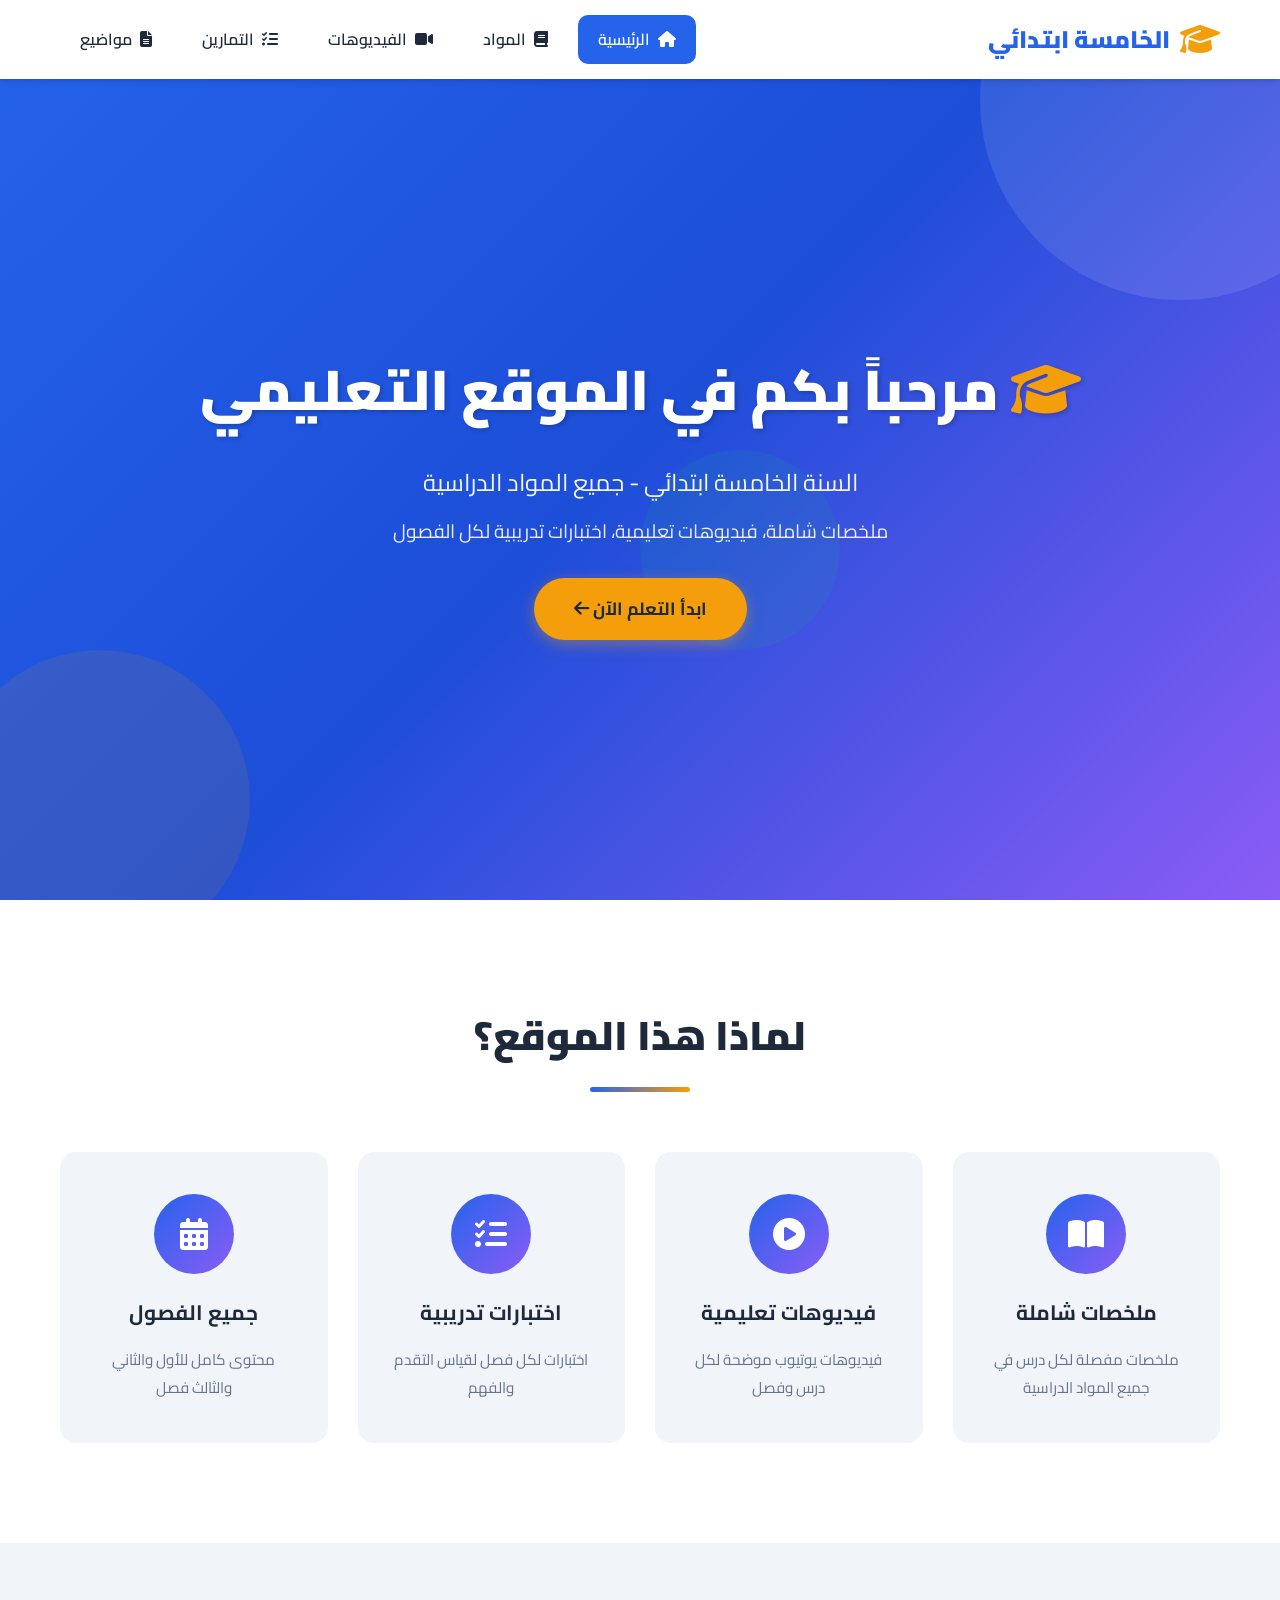
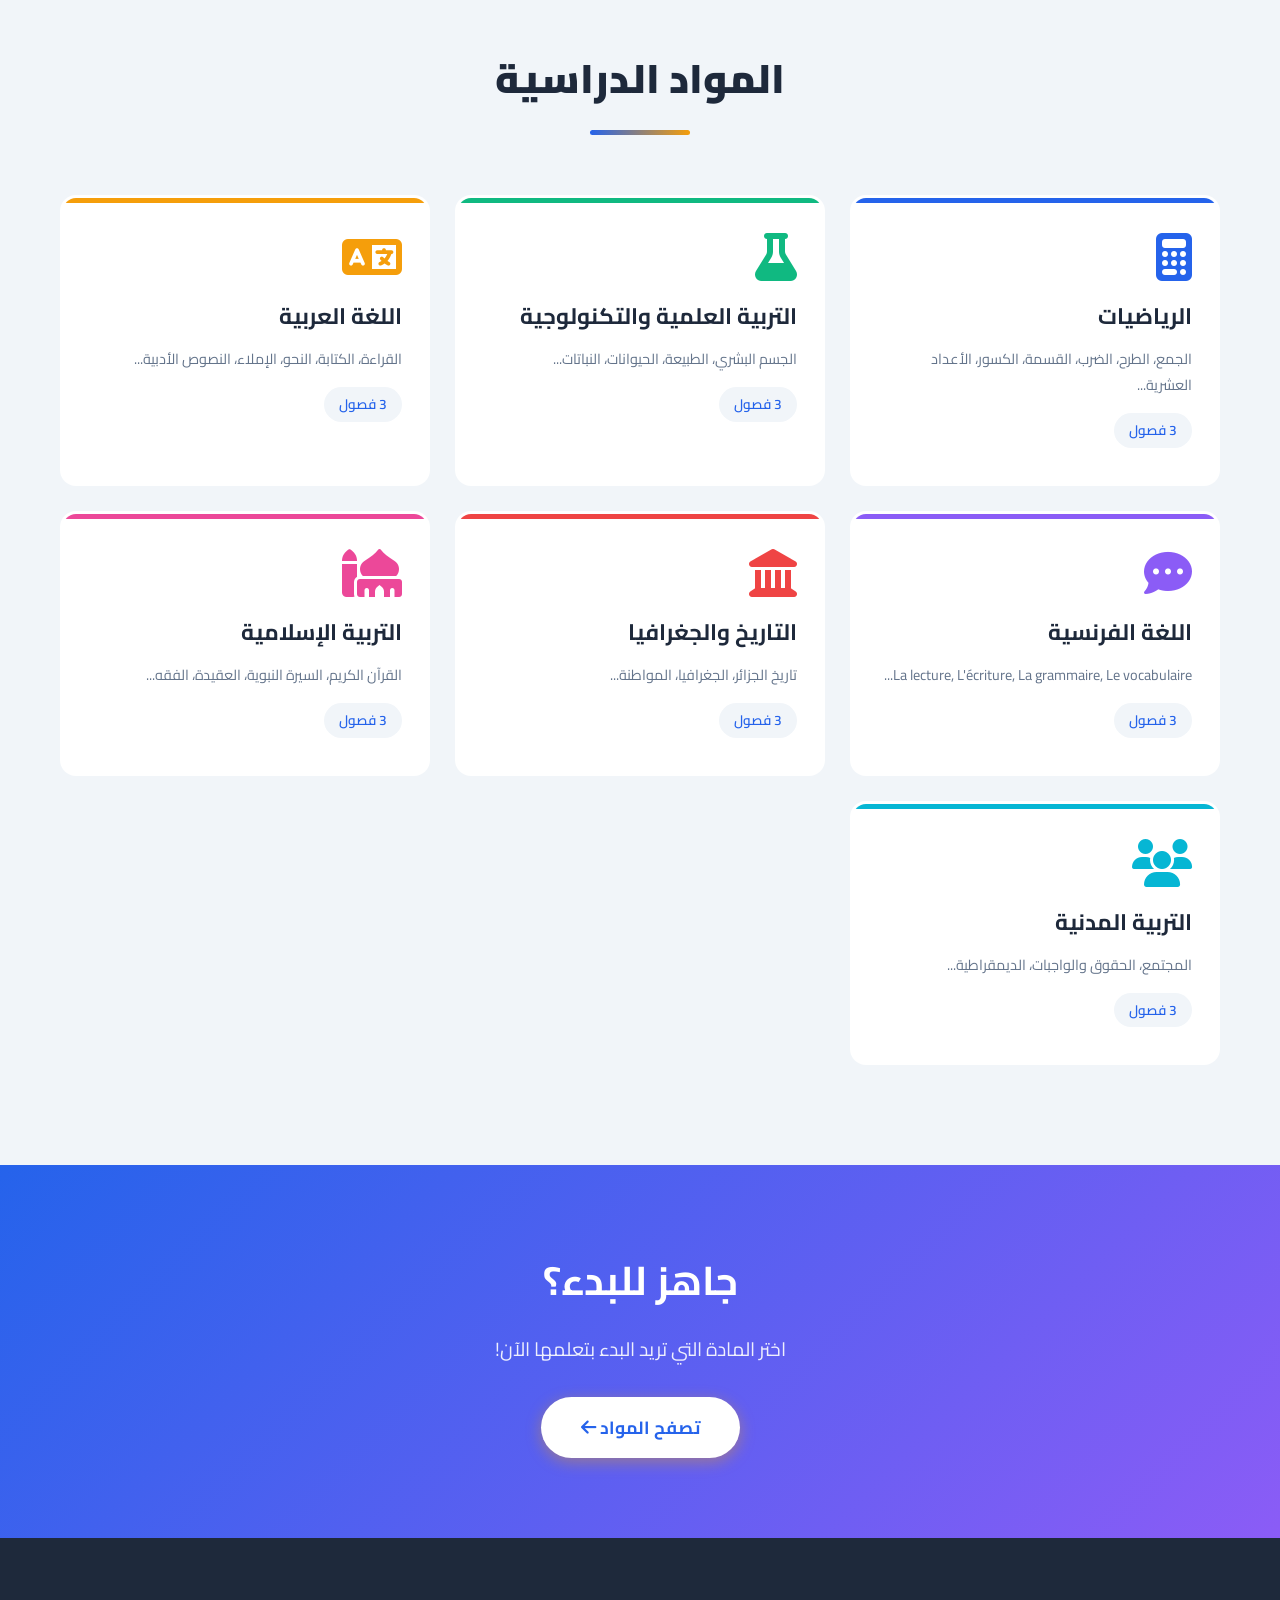
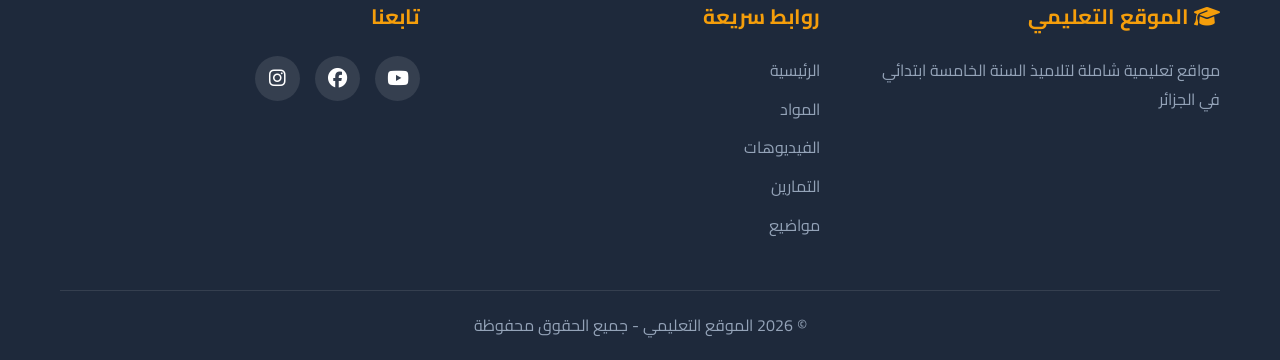
<file: index.html>
<!DOCTYPE html>
<html lang="ar" dir="rtl">
<head>
    <meta charset="UTF-8">
    <meta name="viewport" content="width=device-width, initial-scale=1.0">
    <title>الموقع التعليمي - السنة الخامسة ابتدائي</title>
    <link rel="stylesheet" href="style.css">
    <link href="https://fonts.googleapis.com/css2?family=Cairo:wght@400;600;700;900&display=swap" rel="stylesheet">
    <link rel="stylesheet" href="https://cdnjs.cloudflare.com/ajax/libs/font-awesome/6.4.0/css/all.min.css">
</head>
<body>
    <nav class="navbar">
        <div class="container">
            <a href="index.html" class="logo">
                <i class="fas fa-graduation-cap"></i>
                الخامسة ابتدائي
            </a>
            <ul class="nav-links">
                <li><a href="index.html" class="active"><i class="fas fa-home"></i> الرئيسية</a></li>
                <li><a href="subjects.html"><i class="fas fa-book"></i> المواد</a></li>
                <li><a href="videos.html"><i class="fas fa-video"></i> الفيديوهات</a></li>
                <li><a href="tests.html"><i class="fas fa-tasks"></i> التمارين</a></li>
                <li><a href="topics.html"><i class="fas fa-file-alt"></i> مواضيع</a></li>
            </ul>
            <button class="menu-toggle" id="menuToggle">
                <i class="fas fa-bars"></i>
            </button>
        </div>
    </nav>

    <header class="hero">
        <div class="hero-content">
            <h1><i class="fas fa-graduation-cap"></i> مرحباً بكم في الموقع التعليمي</h1>
            <p class="subtitle">السنة الخامسة ابتدائي - جميع المواد الدراسية</p>
            <p class="description">ملخصات شاملة، فيديوهات تعليمية، اختبارات تدريبية لكل الفصول</p>
            <a href="subjects.html" class="btn-primary">ابدأ التعلم الآن <i class="fas fa-arrow-left"></i></a>
        </div>
        <div class="hero-shapes">
            <div class="shape shape-1"></div>
            <div class="shape shape-2"></div>
            <div class="shape shape-3"></div>
        </div>
    </header>

    <section class="features">
        <div class="container">
            <h2 class="section-title">لماذا هذا الموقع؟</h2>
            <div class="features-grid">
                <div class="feature-card">
                    <div class="feature-icon">
                        <i class="fas fa-book-open"></i>
                    </div>
                    <h3>ملخصات شاملة</h3>
                    <p>ملخصات مفصلة لكل درس في جميع المواد الدراسية</p>
                </div>
                <div class="feature-card">
                    <div class="feature-icon">
                        <i class="fas fa-play-circle"></i>
                    </div>
                    <h3>فيديوهات تعليمية</h3>
                    <p>فيديوهات يوتيوب موضحة لكل درس وفصل</p>
                </div>
                <div class="feature-card">
                    <div class="feature-icon">
                        <i class="fas fa-tasks"></i>
                    </div>
                    <h3>اختبارات تدريبية</h3>
                    <p>اختبارات لكل فصل لقياس التقدم والفهم</p>
                </div>
                <div class="feature-card">
                    <div class="feature-icon">
                        <i class="fas fa-calendar-alt"></i>
                    </div>
                    <h3>جميع الفصول</h3>
                    <p>محتوى كامل للأول والثاني والثالث فصل</p>
                </div>
            </div>
        </div>
    </section>

    <section class="subjects-preview">
        <div class="container">
            <h2 class="section-title">المواد الدراسية</h2>
            <div class="subjects-grid">
                <a href="math.html" class="subject-card math">
                    <i class="fas fa-calculator"></i>
                    <h3>الرياضيات</h3>
                    <p>الجمع، الطرح، الضرب، القسمة، الكسور، الأعداد العشرية...</p>
                    <span class="subject-count">3 فصول</span>
                </a>
                <a href="science.html" class="subject-card science">
                    <i class="fas fa-flask"></i>
                    <h3>التربية العلمية والتكنولوجية</h3>
                    <p>الجسم البشري، الطبيعة، الحيوانات، النباتات...</p>
                    <span class="subject-count">3 فصول</span>
                </a>
                <a href="arabic.html" class="subject-card arabic">
                    <i class="fas fa-language"></i>
                    <h3>اللغة العربية</h3>
                    <p>القراءة، الكتابة، النحو، الإملاء، النصوص الأدبية...</p>
                    <span class="subject-count">3 فصول</span>
                </a>
                <a href="french.html" class="subject-card french">
                    <i class="fas fa-comment-dots"></i>
                    <h3>اللغة الفرنسية</h3>
                    <p>La lecture, L'écriture, La grammaire, Le vocabulaire...</p>
                    <span class="subject-count">3 فصول</span>
                </a>
                <a href="history.html" class="subject-card history">
                    <i class="fas fa-landmark"></i>
                    <h3>التاريخ والجغرافيا</h3>
                    <p>تاريخ الجزائر، الجغرافيا، المواطنة...</p>
                    <span class="subject-count">3 فصول</span>
                </a>
                <a href="islamic.html" class="subject-card islamic">
                    <i class="fas fa-mosque"></i>
                    <h3>التربية الإسلامية</h3>
                    <p>القرآن الكريم، السيرة النبوية، العقيدة، الفقه...</p>
                    <span class="subject-count">3 فصول</span>
                </a>
                <a href="civic.html" class="subject-card civic">
                    <i class="fas fa-users"></i>
                    <h3>التربية المدنية</h3>
                    <p>المجتمع، الحقوق والواجبات، الديمقراطية...</p>
                    <span class="subject-count">3 فصول</span>
                </a>
            </div>
        </div>
    </section>

    <section class="cta-section">
        <div class="container">
            <h2>جاهز للبدء؟</h2>
            <p>اختر المادة التي تريد البدء بتعلمها الآن!</p>
            <a href="subjects.html" class="btn-primary">تصفح المواد <i class="fas fa-arrow-left"></i></a>
        </div>
    </section>

    <footer>
        <div class="container">
            <div class="footer-content">
                <div class="footer-section">
                    <h3><i class="fas fa-graduation-cap"></i> الموقع التعليمي</h3>
                    <p>مواقع تعليمية شاملة لتلاميذ السنة الخامسة ابتدائي في الجزائر</p>
                </div>
                <div class="footer-section">
                    <h3>روابط سريعة</h3>
                    <ul>
                        <li><a href="index.html">الرئيسية</a></li>
                        <li><a href="subjects.html">المواد</a></li>
                        <li><a href="videos.html">الفيديوهات</a></li>
                        <li><a href="tests.html">التمارين</a></li>
                        <li><a href="topics.html">مواضيع</a></li>
                    </ul>
                </div>
                <div class="footer-section">
                    <h3>تابعنا</h3>
                    <div class="social-links">
                        <a href="#"><i class="fab fa-youtube"></i></a>
                        <a href="#"><i class="fab fa-facebook"></i></a>
                        <a href="#"><i class="fab fa-instagram"></i></a>
                    </div>
                </div>
            </div>
            <div class="footer-bottom">
                <p>&copy; 2026 الموقع التعليمي - جميع الحقوق محفوظة</p>
            </div>
        </div>
    </footer>

    <script src="script.js"></script>
</body>
</html>
</file>
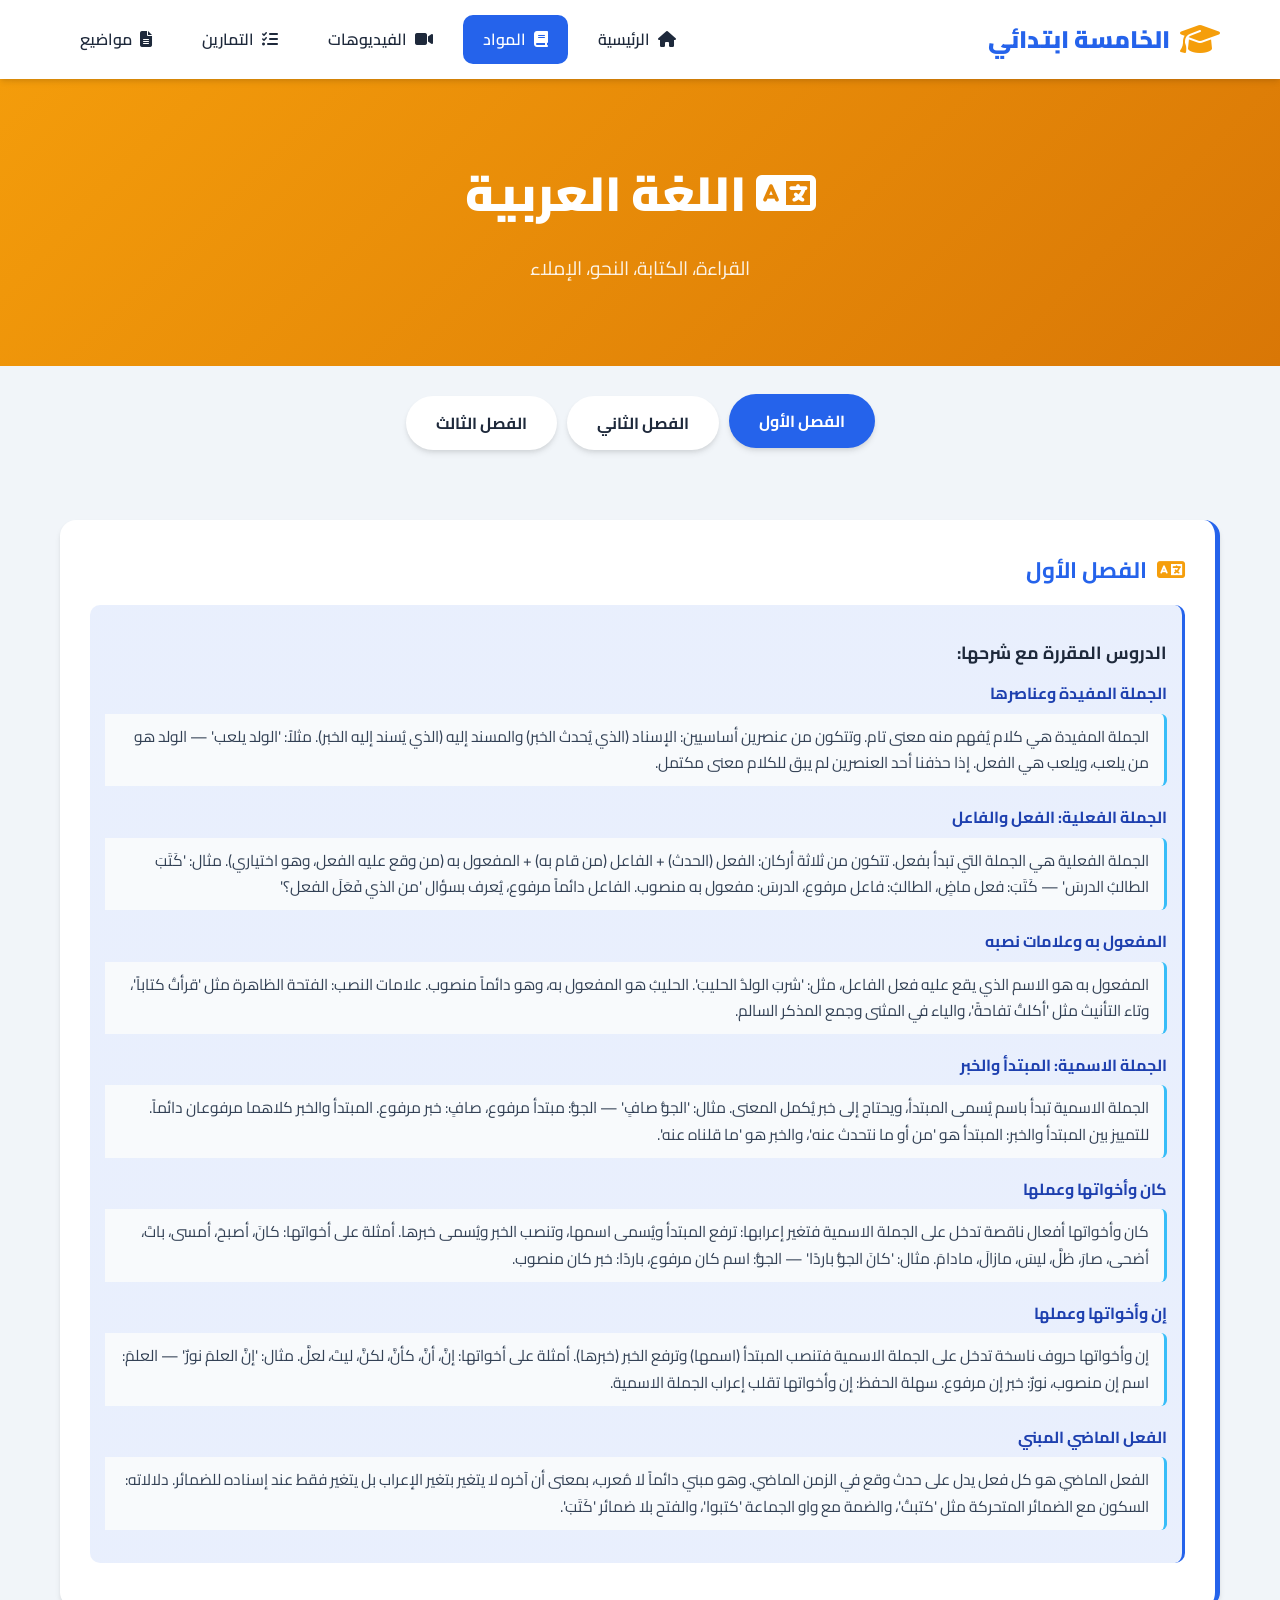
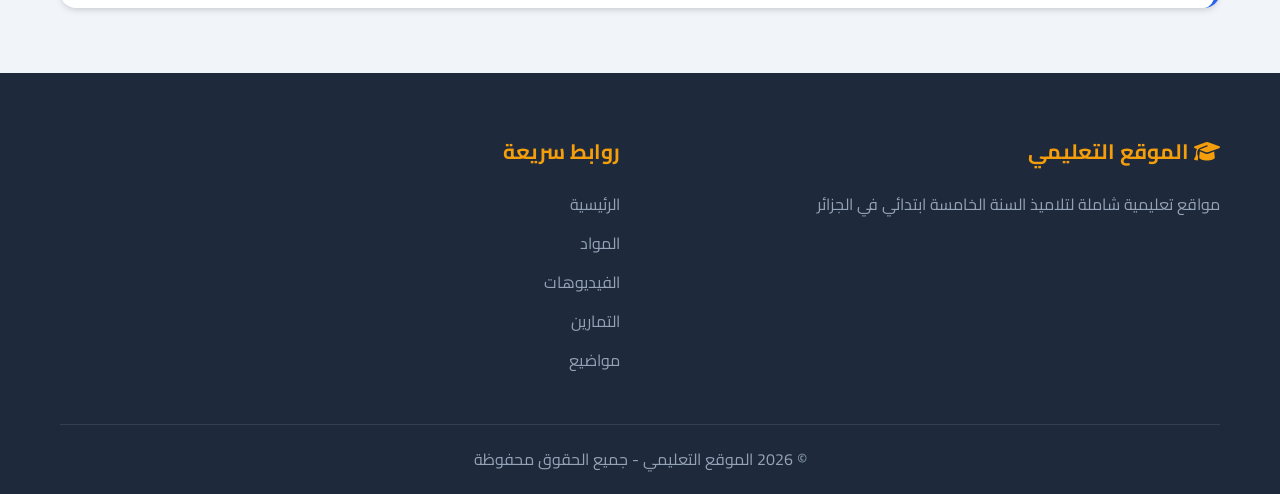
<file: arabic.html>
<!DOCTYPE html>
<html lang="ar" dir="rtl">
<head>
    <meta charset="UTF-8">
    <meta name="viewport" content="width=device-width, initial-scale=1.0">
    <title>اللغة العربية - السنة الخامسة ابتدائي</title>
    <link rel="stylesheet" href="style.css">
    <link href="https://fonts.googleapis.com/css2?family=Cairo:wght@400;600;700;900&display=swap" rel="stylesheet">
    <link rel="stylesheet" href="https://cdnjs.cloudflare.com/ajax/libs/font-awesome/6.4.0/css/all.min.css">
</head>
<body>
    <nav class="navbar">
        <div class="container">
            <a href="index.html" class="logo">
                <i class="fas fa-graduation-cap"></i>
                الخامسة ابتدائي
            </a>
            <ul class="nav-links">
                <li><a href="index.html"><i class="fas fa-home"></i> الرئيسية</a></li>
                <li><a href="subjects.html" class="active"><i class="fas fa-book"></i> المواد</a></li>
                <li><a href="videos.html"><i class="fas fa-video"></i> الفيديوهات</a></li>
                <li><a href="tests.html"><i class="fas fa-tasks"></i> التمارين</a></li>
                <li><a href="topics.html"><i class="fas fa-file-alt"></i> مواضيع</a></li>
            </ul>
            <button class="menu-toggle" id="menuToggle">
                <i class="fas fa-bars"></i>
            </button>
        </div>
    </nav>

    <header class="page-header" style="background: linear-gradient(135deg, #f59e0b, #d97706);">
        <h1><i class="fas fa-language"></i> اللغة العربية</h1>
        <p>القراءة، الكتابة، النحو، الإملاء</p>
    </header>

    <div class="tabs">
        <button class="tab-btn active" data-tab="semester1">الفصل الأول</button>
        <button class="tab-btn" data-tab="semester2">الفصل الثاني</button>
        <button class="tab-btn" data-tab="semester3">الفصل الثالث</button>
    </div>

                        <div class="content-section active" data-content="semester1">
        <div class="lesson-card">
            <h3><i class="fas fa-language"></i> الفصل الأول</h3>
            <div class="lesson-content">
                <div class="highlight">
                    <h4>الدروس المقررة مع شرحها:</h4>
                    <ul style="list-style: none; padding-right: 0;">
                        <li style="margin-bottom: 18px; line-height: 1.7;">
                            <strong style="color: #1e40af;">الجملة المفيدة وعناصرها</strong>
                            <p style="margin: 6px 0 0 0; color: #334155; font-size: 0.97em; padding: 10px 15px; background: #f8fafc; border-right: 3px solid #38bdf8; border-radius: 0 6px 6px 0;">الجملة المفيدة هي كلام يُفهم منه معنى تام. وتتكون من عنصرين أساسيين: الإسناد (الذي يُحدث الخبر) والمسند إليه (الذي يُسند إليه الخبر). مثلاً: 'الولد يلعب' — الولد هو من يلعب، ويلعب هي الفعل. إذا حذفنا أحد العنصرين لم يبق للكلام معنى مكتمل.</p>
                        </li>
                        <li style="margin-bottom: 18px; line-height: 1.7;">
                            <strong style="color: #1e40af;">الجملة الفعلية: الفعل والفاعل</strong>
                            <p style="margin: 6px 0 0 0; color: #334155; font-size: 0.97em; padding: 10px 15px; background: #f8fafc; border-right: 3px solid #38bdf8; border-radius: 0 6px 6px 0;">الجملة الفعلية هي الجملة التي تبدأ بفعل. تتكون من ثلاثة أركان: الفعل (الحدث) + الفاعل (من قام به) + المفعول به (من وقع عليه الفعل، وهو اختياري). مثال: 'كَتَبَ الطالبُ الدرسَ' — كَتَبَ: فعل ماضٍ، الطالبُ: فاعل مرفوع، الدرسَ: مفعول به منصوب. الفاعل دائماً مرفوع، يُعرف بسؤال 'من الذي فَعَلَ الفعل؟'</p>
                        </li>
                        <li style="margin-bottom: 18px; line-height: 1.7;">
                            <strong style="color: #1e40af;">المفعول به وعلامات نصبه</strong>
                            <p style="margin: 6px 0 0 0; color: #334155; font-size: 0.97em; padding: 10px 15px; background: #f8fafc; border-right: 3px solid #38bdf8; border-radius: 0 6px 6px 0;">المفعول به هو الاسم الذي يقع عليه فعل الفاعل، مثل: 'شربَ الولدُ الحليبَ'. الحليبُ هو المفعول به، وهو دائماً منصوب. علامات النصب: الفتحة الظاهرة مثل 'قرأتُ كتاباً'، وتاء التأنيث مثل 'أكلتُ تفاحةً'، والياء في المثنى وجمع المذكر السالم.</p>
                        </li>
                        <li style="margin-bottom: 18px; line-height: 1.7;">
                            <strong style="color: #1e40af;">الجملة الاسمية: المبتدأ والخبر</strong>
                            <p style="margin: 6px 0 0 0; color: #334155; font-size: 0.97em; padding: 10px 15px; background: #f8fafc; border-right: 3px solid #38bdf8; border-radius: 0 6px 6px 0;">الجملة الاسمية تبدأ باسم يُسمى المبتدأ، ويحتاج إلى خبر يُكمل المعنى. مثال: 'الجوُّ صافٍ' — الجوُّ: مبتدأ مرفوع، صافٍ: خبر مرفوع. المبتدأ والخبر كلاهما مرفوعان دائماً. للتمييز بين المبتدأ والخبر: المبتدأ هو 'من أو ما نتحدث عنه'، والخبر هو 'ما قلناه عنه'.</p>
                        </li>
                        <li style="margin-bottom: 18px; line-height: 1.7;">
                            <strong style="color: #1e40af;">كان وأخواتها وعملها</strong>
                            <p style="margin: 6px 0 0 0; color: #334155; font-size: 0.97em; padding: 10px 15px; background: #f8fafc; border-right: 3px solid #38bdf8; border-radius: 0 6px 6px 0;">كان وأخواتها أفعال ناقصة تدخل على الجملة الاسمية فتغير إعرابها: ترفع المبتدأ ويُسمى اسمها، وتنصب الخبر ويُسمى خبرها. أمثلة على أخواتها: كانَ، أصبحَ، أمسى، باتَ، أضحى، صارَ، ظلَّ، ليسَ، مازالَ، مادامَ. مثال: 'كانَ الجوُّ باردًا' — الجوُّ: اسم كان مرفوع، باردًا: خبر كان منصوب.</p>
                        </li>
                        <li style="margin-bottom: 18px; line-height: 1.7;">
                            <strong style="color: #1e40af;">إن وأخواتها وعملها</strong>
                            <p style="margin: 6px 0 0 0; color: #334155; font-size: 0.97em; padding: 10px 15px; background: #f8fafc; border-right: 3px solid #38bdf8; border-radius: 0 6px 6px 0;">إن وأخواتها حروف ناسخة تدخل على الجملة الاسمية فتنصب المبتدأ (اسمها) وترفع الخبر (خبرها). أمثلة على أخواتها: إنَّ، أنَّ، كأنَّ، لكنَّ، ليتَ، لعلَّ. مثال: 'إنَّ العلمَ نورٌ' — العلمَ: اسم إن منصوب، نورٌ: خبر إن مرفوع. سهلة الحفظ: إن وأخواتها تقلب إعراب الجملة الاسمية.</p>
                        </li>
                        <li style="margin-bottom: 18px; line-height: 1.7;">
                            <strong style="color: #1e40af;">الفعل الماضي المبني</strong>
                            <p style="margin: 6px 0 0 0; color: #334155; font-size: 0.97em; padding: 10px 15px; background: #f8fafc; border-right: 3px solid #38bdf8; border-radius: 0 6px 6px 0;">الفعل الماضي هو كل فعل يدل على حدث وقع في الزمن الماضي. وهو مبني دائماً لا مُعرب، بمعنى أن آخره لا يتغير بتغير الإعراب بل يتغير فقط عند إسناده للضمائر. دلالاته: السكون مع الضمائر المتحركة مثل 'كتبتُ'، والضمة مع واو الجماعة 'كتبوا'، والفتح بلا ضمائر 'كَتَبَ'.</p>
                        </li>
                    </ul>
                </div>
            </div>
        </div>
    </div>

    <div class="content-section" data-content="semester2">
        <div class="lesson-card">
            <h3><i class="fas fa-language"></i> الفصل الثاني</h3>
            <div class="lesson-content">
                <div class="highlight">
                    <h4>الدروس المقررة مع شرحها:</h4>
                    <ul style="list-style: none; padding-right: 0;">
                        <li style="margin-bottom: 18px; line-height: 1.7;">
                            <strong style="color: #1e40af;">الفعل المضارع المرفوع والمنصوب والمجزوم</strong>
                            <p style="margin: 6px 0 0 0; color: #334155; font-size: 0.97em; padding: 10px 15px; background: #f8fafc; border-right: 3px solid #38bdf8; border-radius: 0 6px 6px 0;">الفعل المضارع يدل على حدث يقع الآن أو في المستقبل. ويكون:<br>▸ <b>مرفوعاً</b> (حالته الأصلية) بالضمة: 'يكتبُ'.<br>▸ <b>منصوباً</b> بحذف النون إذا سبقته 'أن، لن، كي، حتى': 'لن يكتبَ'.<br>▸ <b>مجزوماً</b> بحذف النون إذا سبقته 'لم، لا الناهية': 'لم يكتبْ'.</p>
                        </li>
                        <li style="margin-bottom: 18px; line-height: 1.7;">
                            <strong style="color: #1e40af;">الأفعال الخمسة وإعرابها</strong>
                            <p style="margin: 6px 0 0 0; color: #334155; font-size: 0.97em; padding: 10px 15px; background: #f8fafc; border-right: 3px solid #38bdf8; border-radius: 0 6px 6px 0;">هي خمسة أوزان للفعل المضارع اتصلت بها ضمائر بارزة. وهي: يفعلانِ (ألف الاثنين)، تفعلانِ، يفعلونَ (واو الجماعة)، تفعلونَ، تفعلينَ (ياء المخاطبة). تُرفع بثبوت النون 'يكتبانِ'، وتُنصب وتُجزم بحذف النون 'لن يكتبا — لم يكتبا'. انتبه: النون علامة الرفع وحذفها علامة النصب والجزم.</p>
                        </li>
                        <li style="margin-bottom: 18px; line-height: 1.7;">
                            <strong style="color: #1e40af;">الأسماء الخمسة وإعرابها</strong>
                            <p style="margin: 6px 0 0 0; color: #334155; font-size: 0.97em; padding: 10px 15px; background: #f8fafc; border-right: 3px solid #38bdf8; border-radius: 0 6px 6px 0;">هي خمسة أسماء تُعرب بالحروف لا بالحركات وهي: أبٌ، أخٌ، حَمٌ، فَمٌ، ذو (بمعنى صاحب). تُرفع بالواو 'جاءَ أبوكَ'، وتُنصب بالألف 'رأيتُ أباكَ'، وتُجر بالياء 'مررتُ بأبيكَ'. شرط إعرابها هكذا: أن تكون مضافة لاسم ظاهر أو ضمير غير ياء المتكلم.</p>
                        </li>
                        <li style="margin-bottom: 18px; line-height: 1.7;">
                            <strong style="color: #1e40af;">تصريف الفعل الماضي والمضارع والأمر مع جميع الضمائر</strong>
                            <p style="margin: 6px 0 0 0; color: #334155; font-size: 0.97em; padding: 10px 15px; background: #f8fafc; border-right: 3px solid #38bdf8; border-radius: 0 6px 6px 0;">تصريف الفعل يعني تغيير شكله حسب الضمير. مثال لفعل 'كتب':<br>▸ <b>الماضي:</b> كتبتُ، كتبتَ، كتبتِ، كتبَ، كتبتْ، كتبنا، كتبتم، كتبتن، كتبوا، كتبتا.<br>▸ <b>المضارع:</b> أكتبُ، تكتبُ، يكتبُ...<br>▸ <b>الأمر:</b> اكتبْ، اكتبا، اكتبوا، اكتبي. معرفة هذه الجداول ضرورية لكتابة الجمل بشكل صحيح.</p>
                        </li>
                        <li style="margin-bottom: 18px; line-height: 1.7;">
                            <strong style="color: #1e40af;">الفعل المعتل وأنواعه (المثال، الأجوف، الناقص)</strong>
                            <p style="margin: 6px 0 0 0; color: #334155; font-size: 0.97em; padding: 10px 15px; background: #f8fafc; border-right: 3px solid #38bdf8; border-radius: 0 6px 6px 0;">الفعل المعتل هو الفعل الذي يحتوي على أحد حروف العلة (الواو أو الياء أو الألف) في جذره. أنواعه ثلاثة:<br>▸ <b>المثال:</b> العلة في أوله مثل 'وَجَدَ، يَسَرَ'.<br>▸ <b>الأجوف:</b> العلة في وسطه مثل 'قالَ، نامَ، سارَ'.<br>▸ <b>الناقص:</b> العلة في آخره مثل 'دعا، مشى، رمى'. وهذه الأفعال تتغير عند تصريفها بطرق خاصة.</p>
                        </li>
                        <li style="margin-bottom: 18px; line-height: 1.7;">
                            <strong style="color: #1e40af;">تصريف الفعل المعتل</strong>
                            <p style="margin: 6px 0 0 0; color: #334155; font-size: 0.97em; padding: 10px 15px; background: #f8fafc; border-right: 3px solid #38bdf8; border-radius: 0 6px 6px 0;">عند تصريف الفعل المعتل تحدث تغييرات في حرف العلة. مثال لفعل 'مشى' (ناقص):<br>▸ مشَى — مشَيَا — مشَوا — مشَيتُ — مشَيتُم.<br>مثال لفعل 'قالَ' (أجوف):<br>▸ قالَ — قالا — قالوا — قُلتُ — قُلتُم. لاحظ كيف حُذف حرف العلة في 'قُلتُ'! هذا لأن التقاء ساكنين غير جائز في اللغة العربية.</p>
                        </li>
                        <li style="margin-bottom: 18px; line-height: 1.7;">
                            <strong style="color: #1e40af;">المثنى وصياغته وإعرابه</strong>
                            <p style="margin: 6px 0 0 0; color: #334155; font-size: 0.97em; padding: 10px 15px; background: #f8fafc; border-right: 3px solid #38bdf8; border-radius: 0 6px 6px 0;">المثنى هو الاسم الذي يدل على اثنين أو اثنتين. يُصاغ بإضافة 'ان' للرفع أو 'ين' للنصب والجر. مثال: كتابٌ ← كتابانِ / كتابينِ. قاعدة: إذا كان المفرد ينتهي بتاء مربوطة تُحذف وتُضاف الألف والنون. مثال: مدرسةٌ ← مدرستانِ. ويُعرب: مرفوع بالألف، ومنصوم ومجرور بالياء.</p>
                        </li>
                    </ul>
                </div>
            </div>
        </div>
    </div>

    <div class="content-section" data-content="semester3">
        <div class="lesson-card">
            <h3><i class="fas fa-language"></i> الفصل الثالث</h3>
            <div class="lesson-content">
                <div class="highlight">
                    <h4>الدروس المقررة مع شرحها:</h4>
                    <ul style="list-style: none; padding-right: 0;">
                        <li style="margin-bottom: 18px; line-height: 1.7;">
                            <strong style="color: #1e40af;">جمع المذكر السالم وإعرابه</strong>
                            <p style="margin: 6px 0 0 0; color: #334155; font-size: 0.97em; padding: 10px 15px; background: #f8fafc; border-right: 3px solid #38bdf8; border-radius: 0 6px 6px 0;">هو جمع يدل على أكثر من اثنين من العقلاء المذكر، ويُصاغ بإضافة 'ون' للرفع أو 'ين' للنصب والجر. مثال: معلمٌ ← معلمونَ (رفع) / معلمينَ (نصب وجر). يُجمع به عادةً أسماء الأشخاص العلماء والمهنيين. ولا يُجمع به إذا كان المفرد منتهياً بتاء مربوطة أو إذا كان مؤنثاً.</p>
                        </li>
                        <li style="margin-bottom: 18px; line-height: 1.7;">
                            <strong style="color: #1e40af;">جمع المؤنث السالم وإعرابه</strong>
                            <p style="margin: 6px 0 0 0; color: #334155; font-size: 0.97em; padding: 10px 15px; background: #f8fafc; border-right: 3px solid #38bdf8; border-radius: 0 6px 6px 0;">هو جمع يدل على أكثر من اثنتين، ويُصاغ بإضافة 'ات' للمؤنث. مثال: معلمةٌ ← معلماتٌ. والغريب فيه أنه يُنصب بالكسرة لا بالفتحة! مثال: 'رأيتُ معلماتٍ' — معلماتٍ منصوبة بالكسرة. يُجمع به أيضاً بعض المفردات المذكرة مثل: حمامٌ ← حماماتٌ.</p>
                        </li>
                        <li style="margin-bottom: 18px; line-height: 1.7;">
                            <strong style="color: #1e40af;">جمع التكسير</strong>
                            <p style="margin: 6px 0 0 0; color: #334155; font-size: 0.97em; padding: 10px 15px; background: #f8fafc; border-right: 3px solid #38bdf8; border-radius: 0 6px 6px 0;">جمع التكسير هو الجمع الذي يتغير فيه بناء المفرد كلياً. مثال: كتابٌ ← كُتُبٌ، رجلٌ ← رجالٌ، باب ← أبوابٌ. لا توجد قاعدة واحدة ثابتة له لأن أوزانه كثيرة جداً (أُفعِلة، فِعال، أَفعال...). يُعرب إعراب الاسم المفرد: مرفوع بالضمة، منصوب بالفتحة، مجرور بالكسرة.</p>
                        </li>
                        <li style="margin-bottom: 18px; line-height: 1.7;">
                            <strong style="color: #1e40af;">الهمزة على الألف والواو والنبرة والمتطرفة</strong>
                            <p style="margin: 6px 0 0 0; color: #334155; font-size: 0.97em; padding: 10px 15px; background: #f8fafc; border-right: 3px solid #38bdf8; border-radius: 0 6px 6px 0;">الهمزة تُكتب بأشكال مختلفة حسب حركتها والحرف الذي قبلها:<br>▸ إذا كانت مفتوحة أو مضمومة في الوسط كُتبت على الواو: 'مُؤَلِّف، سُؤَال'.<br>▸ إذا كانت مكسورة أو ما قبلها مكسور كُتبت على النبرة: 'بِئر، سُئِل'.<br>▸ إذا كانت في آخر الكلمة نُظر إلى حركة ما قبلها: إذا كان ساكناً كُتبت مفردة مثل 'جُزء'.</p>
                        </li>
                        <li style="margin-bottom: 18px; line-height: 1.7;">
                            <strong style="color: #1e40af;">التاء المفتوحة والتاء المربوطة في الأسماء والأفعال</strong>
                            <p style="margin: 6px 0 0 0; color: #334155; font-size: 0.97em; padding: 10px 15px; background: #f8fafc; border-right: 3px solid #38bdf8; border-radius: 0 6px 6px 0;">التاء المربوطة (ة) تُكتب في نهاية الأسماء المؤنثة مثل: مدرسة، حقيبة، فاطمة. إذا وقفنا عليها نقرؤها هاء (مدرسهْ). أما التاء المفتوحة (ت) فتُكتب في نهاية الأفعال مثل: كتبتْ، ذهبتْ. وتُكتب أيضاً في بعض الأسماء الجامدة مثل: بيتٌ، صوتٌ, وقت. عند الوقوف على التاء المفتوحة تبقى تاءً واضحة.</p>
                        </li>
                        <li style="margin-bottom: 18px; line-height: 1.7;">
                            <strong style="color: #1e40af;">الألف اللينة في الأفعال والأسماء</strong>
                            <p style="margin: 6px 0 0 0; color: #334155; font-size: 0.97em; padding: 10px 15px; background: #f8fafc; border-right: 3px solid #38bdf8; border-radius: 0 6px 6px 0;">الألف اللينة (المقصورة) تُكتب بشكلين:<br>▸ <b>ألف ممدودة (ا)</b> إذا كان أصل الكلمة واواً أو كانت الكلمة أجنبية: 'دعا — دعوة'، 'مصطفى'.<br>▸ <b>ألف مقصورة (ى)</b> إذا كان أصل الكلمة ياءً: 'مشى — مشيت'، 'هدى'. في الأفعال الثلاثية إذا كان الفعل ثلاثياً أجوف بالواو تُكتب ممدودة، وإذا كانت بالياء تُكتب مقصورة.</p>
                        </li>
                    </ul>
                </div>
            </div>
        </div>
    </div>

    <footer>
        <div class="container">
            <div class="footer-content">
                <div class="footer-section">
                    <h3><i class="fas fa-graduation-cap"></i> الموقع التعليمي</h3>
                    <p>مواقع تعليمية شاملة لتلاميذ السنة الخامسة ابتدائي في الجزائر</p>
                </div>
                <div class="footer-section">
                    <h3>روابط سريعة</h3>
                    <ul>
                        <li><a href="index.html">الرئيسية</a></li>
                        <li><a href="subjects.html">المواد</a></li>
                        <li><a href="videos.html">الفيديوهات</a></li>
                        <li><a href="tests.html">التمارين</a></li>
                        <li><a href="topics.html">مواضيع</a></li>
                    </ul>
                </div>
            </div>
            <div class="footer-bottom">
                <p>&copy; 2026 الموقع التعليمي - جميع الحقوق محفوظة</p>
            </div>
        </div>
    </footer>

    <script src="script.js"></script>
</body>
</html>
</file>
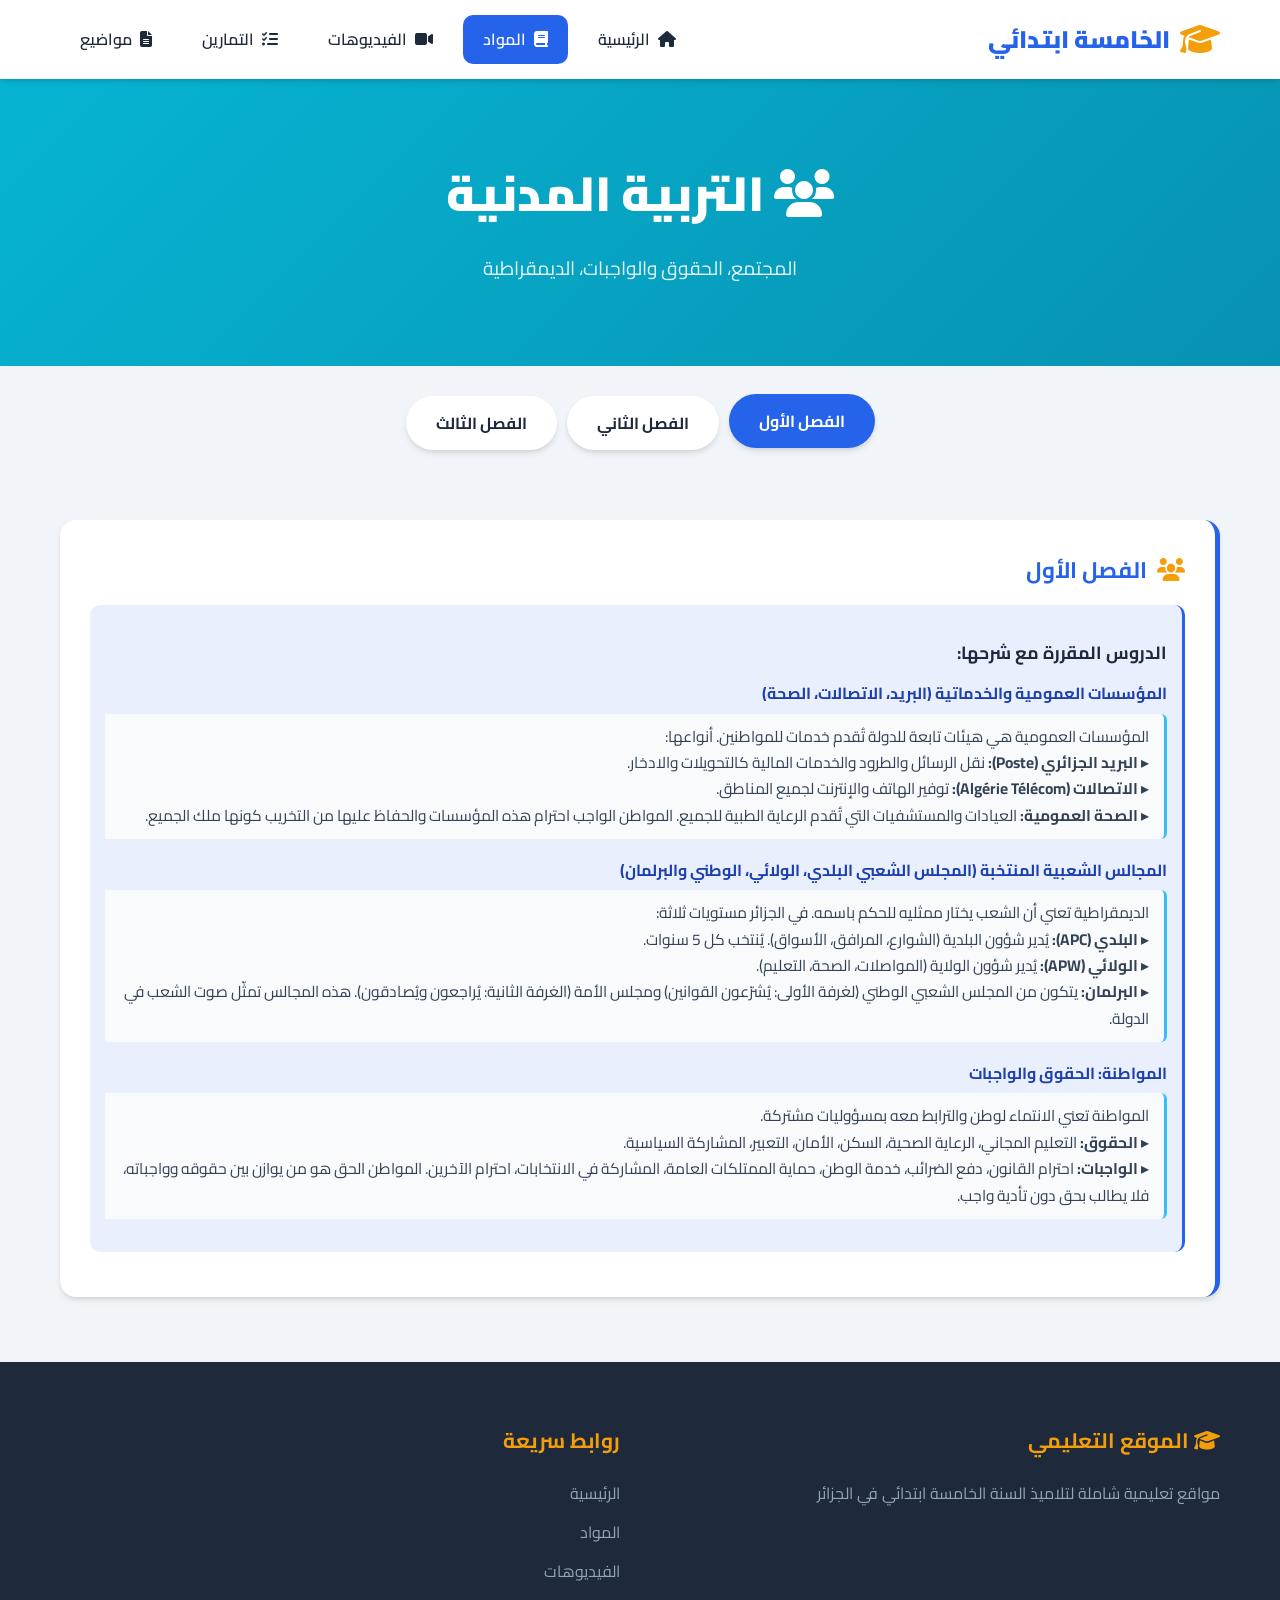
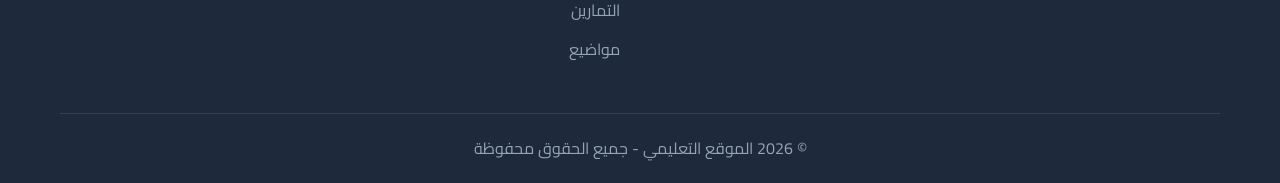
<file: civic.html>
<!DOCTYPE html>
<html lang="ar" dir="rtl">
<head>
    <meta charset="UTF-8">
    <meta name="viewport" content="width=device-width, initial-scale=1.0">
    <title>التربية المدنية - السنة الخامسة ابتدائي</title>
    <link rel="stylesheet" href="style.css">
    <link href="https://fonts.googleapis.com/css2?family=Cairo:wght@400;600;700;900&display=swap" rel="stylesheet">
    <link rel="stylesheet" href="https://cdnjs.cloudflare.com/ajax/libs/font-awesome/6.4.0/css/all.min.css">
</head>
<body>
    <nav class="navbar">
        <div class="container">
            <a href="index.html" class="logo">
                <i class="fas fa-graduation-cap"></i>
                الخامسة ابتدائي
            </a>
            <ul class="nav-links">
                <li><a href="index.html"><i class="fas fa-home"></i> الرئيسية</a></li>
                <li><a href="subjects.html" class="active"><i class="fas fa-book"></i> المواد</a></li>
                <li><a href="videos.html"><i class="fas fa-video"></i> الفيديوهات</a></li>
                <li><a href="tests.html"><i class="fas fa-tasks"></i> التمارين</a></li>
                <li><a href="topics.html"><i class="fas fa-file-alt"></i> مواضيع</a></li>
            </ul>
            <button class="menu-toggle" id="menuToggle">
                <i class="fas fa-bars"></i>
            </button>
        </div>
    </nav>

    <header class="page-header" style="background: linear-gradient(135deg, #06b6d4, #0891b2);">
        <h1><i class="fas fa-users"></i> التربية المدنية</h1>
        <p>المجتمع، الحقوق والواجبات، الديمقراطية</p>
    </header>

    <div class="tabs">
        <button class="tab-btn active" data-tab="semester1">الفصل الأول</button>
        <button class="tab-btn" data-tab="semester2">الفصل الثاني</button>
        <button class="tab-btn" data-tab="semester3">الفصل الثالث</button>
    </div>

                    <div class="content-section active" data-content="semester1">
        <div class="lesson-card">
            <h3><i class="fas fa-users"></i> الفصل الأول</h3>
            <div class="lesson-content">
                <div class="highlight">
                    <h4>الدروس المقررة مع شرحها:</h4>
                    <ul style="list-style: none; padding-right: 0;">
                        <li style="margin-bottom: 18px; line-height: 1.7;">
                            <strong style="color: #1e40af;">المؤسسات العمومية والخدماتية (البريد، الاتصالات، الصحة)</strong>
                            <p style="margin: 6px 0 0 0; color: #334155; font-size: 0.97em; padding: 10px 15px; background: #f8fafc; border-right: 3px solid #38bdf8; border-radius: 0 6px 6px 0;">المؤسسات العمومية هي هيئات تابعة للدولة تُقدم خدمات للمواطنين. أنواعها:<br>▸ <b>البريد الجزائري (Poste):</b> نقل الرسائل والطرود والخدمات المالية كالتحويلات والادخار.<br>▸ <b>الاتصالات (Algérie Télécom):</b> توفير الهاتف والإنترنت لجميع المناطق.<br>▸ <b>الصحة العمومية:</b> العيادات والمستشفيات التي تُقدم الرعاية الطبية للجميع. المواطن الواجب احترام هذه المؤسسات والحفاظ عليها من التخريب كونها ملك الجميع.</p>
                        </li>
                        <li style="margin-bottom: 18px; line-height: 1.7;">
                            <strong style="color: #1e40af;">المجالس الشعبية المنتخبة (المجلس الشعبي البلدي، الولائي، الوطني والبرلمان)</strong>
                            <p style="margin: 6px 0 0 0; color: #334155; font-size: 0.97em; padding: 10px 15px; background: #f8fafc; border-right: 3px solid #38bdf8; border-radius: 0 6px 6px 0;">الديمقراطية تعني أن الشعب يختار ممثليه للحكم باسمه. في الجزائر مستويات ثلاثة:<br>▸ <b>البلدي (APC):</b> يُدير شؤون البلدية (الشوارع، المرافق، الأسواق). يُنتخب كل 5 سنوات.<br>▸ <b>الولائي (APW):</b> يُدير شؤون الولاية (المواصلات، الصحة، التعليم).<br>▸ <b>البرلمان:</b> يتكون من المجلس الشعبي الوطني (لغرفة الأولى: يُشرّعون القوانين) ومجلس الأمة (الغرفة الثانية: يُراجعون ويُصادقون). هذه المجالس تمثّل صوت الشعب في الدولة.</p>
                        </li>
                        <li style="margin-bottom: 18px; line-height: 1.7;">
                            <strong style="color: #1e40af;">المواطنة: الحقوق والواجبات</strong>
                            <p style="margin: 6px 0 0 0; color: #334155; font-size: 0.97em; padding: 10px 15px; background: #f8fafc; border-right: 3px solid #38bdf8; border-radius: 0 6px 6px 0;">المواطنة تعني الانتماء لوطن والترابط معه بمسؤوليات مشتركة.<br>▸ <b>الحقوق:</b> التعليم المجاني، الرعاية الصحية، السكن، الأمان، التعبير، المشاركة السياسية.<br>▸ <b>الواجبات:</b> احترام القانون، دفع الضرائب، خدمة الوطن، حماية الممتلكات العامة، المشاركة في الانتخابات، احترام الآخرين. المواطن الحق هو من يوازن بين حقوقه وواجباته، فلا يطالب بحق دون تأدية واجب.</p>
                        </li>
                    </ul>
                </div>
            </div>
        </div>
    </div>

    <div class="content-section" data-content="semester2">
        <div class="lesson-card">
            <h3><i class="fas fa-users"></i> الفصل الثاني</h3>
            <div class="lesson-content">
                <div class="highlight">
                    <h4>الدروس المقررة مع شرحها:</h4>
                    <ul style="list-style: none; padding-right: 0;">
                        <li style="margin-bottom: 18px; line-height: 1.7;">
                            <strong style="color: #1e40af;">الهوية الوطنية ومكوناتها (الإسلام، العروبة، الأمازيغية)</strong>
                            <p style="margin: 6px 0 0 0; color: #334155; font-size: 0.97em; padding: 10px 15px; background: #f8fafc; border-right: 3px solid #38bdf8; border-radius: 0 6px 6px 0;">الهوية الوطنية الجزائرية غنية بثلاثة روافد أساسية:<br>▸ <b>الإسلام:</b> الدين الذي وحّد الجزائريين على مدى أكثر من 14 قرناً ويُشكّل القيم الأخلاقية والاجتماعية.<br>▸ <b>العروبة:</b> اللغة العربية وهي لغة الدراسة الرسمية وحافظت على الهوية خلال الاستعمار.<br>▸ <b>الأمازيغية:</b> الموروث الثقافي والحضاري للسكان الأصليين (البربر) الذين عاشوا في الجزائر آلاف السنين قبل الإسلام. هذه المكونات الثلاثة متكاملة لا متناقضة، وتُشكّل ثروة ثقافية فريدة.</p>
                        </li>
                        <li style="margin-bottom: 18px; line-height: 1.7;">
                            <strong style="color: #1e40af;">رموز السيادة الوطنية (العلم، النشيد الوطني، العملة، خاتم الدولة)</strong>
                            <p style="margin: 6px 0 0 0; color: #334155; font-size: 0.97em; padding: 10px 15px; background: #f8fafc; border-right: 3px solid #38bdf8; border-radius: 0 6px 6px 0;">رموز الدولة هي العلامات الرسمية التي تُعبّر عن سيادة الجزائر المستقلة:<br>▸ <b>العلم الوطني:</b> أخضر وأبيض مع هلال ونجمة حمراء. الأخضر (الإسلام)، الأبيض (النقاء)، الأحمر (دماء الشهداء).<br>▸ <b>النشيد الوطني 'قسّما':</b> كُتب في السجن 1956 خلال الثورة.<br>▸ <b>العملة (الدينار الجزائري):</b> رمز الاستقلال الاقتصادي.<br>▸ <b>خاتم الدولة (الشعار):</b> يتضمن يداً ترمز للصناعة وشمساً وكتباً وقمحاً ورمز بربري. احترام هذه الرموز واجب وطني وقانوني.</p>
                        </li>
                        <li style="margin-bottom: 18px; line-height: 1.7;">
                            <strong style="color: #1e40af;">الدستور الجزائري وأهميته في تنظيم الدولة</strong>
                            <p style="margin: 6px 0 0 0; color: #334155; font-size: 0.97em; padding: 10px 15px; background: #f8fafc; border-right: 3px solid #38bdf8; border-radius: 0 6px 6px 0;">الدستور هو القانون الأساسي الأعلى للدولة، يعلو على جميع القوانين الأخرى. يُحدد:<br>▸ نظام الحكم (جمهورية، ديمقراطية، شعبية).<br>▸ صلاحيات رئيس الجمهورية والحكومة والبرلمان والقضاء.<br>▸ حقوق وحريات المواطنين المضمونة.<br>▸ الثوابت الوطنية التي لا يمكن في المساس بها (الإسلام، العروبة، الأمازيغية). صدر أول دستور جزائري عام 1963. يُراجَع كلما احتاجت الدولة تكيّفاً مع تطورات العصر.</p>
                        </li>
                    </ul>
                </div>
            </div>
        </div>
    </div>

    <div class="content-section" data-content="semester3">
        <div class="lesson-card">
            <h3><i class="fas fa-users"></i> الفصل الثالث</h3>
            <div class="lesson-content">
                <div class="highlight">
                    <h4>الدروس المقررة مع شرحها:</h4>
                    <ul style="list-style: none; padding-right: 0;">
                        <li style="margin-bottom: 18px; line-height: 1.7;">
                            <strong style="color: #1e40af;">قوانين المرور والسلامة الطرقية</strong>
                            <p style="margin: 6px 0 0 0; color: #334155; font-size: 0.97em; padding: 10px 15px; background: #f8fafc; border-right: 3px solid #38bdf8; border-radius: 0 6px 6px 0;">حوادث المرور من أكثر أسباب الوفاة في الجزائر. القوانين وُضعت لحماية الجميع:<br>▸ <b>إشارات المرور:</b> الأحمر (قف)، البرتقالي (تهيأ)، الأخضر (انطلق).<br>▸ <b>قواعد للمشاة:</b> عبر الطريق من ممر المشاة فقط، تأكد من انعدام خطر السيارات قبل العبور.<br>▸ <b>قواعد لراكبي الدراجات:</b> ارتدِ الخوذة دائماً، التزم اليمين، لا تسير في الاتجاه المعاكس. السرعة الزائدة، السياقة تحت تأثير الكحول، واستخدام الهاتف أثناء القيادة أكثر أسباب الحوادث المميتة.</p>
                        </li>
                        <li style="margin-bottom: 18px; line-height: 1.7;">
                            <strong style="color: #1e40af;">الحوار وأساليب حل النزاعات بطرق سلمية</strong>
                            <p style="margin: 6px 0 0 0; color: #334155; font-size: 0.97em; padding: 10px 15px; background: #f8fafc; border-right: 3px solid #38bdf8; border-radius: 0 6px 6px 0;">النزاع (الخلاف) جزء طبيعي من الحياة، لكن الأهم هو أسلوب حله. الطرق السلمية:<br>▸ <b>الحوار:</b> الاستماع للطرف الآخر باحترام دون مقاطعة.<br>▸ <b>الوساطة:</b> الاستعانة بطرف ثالث محايد للتوفيق بين الجانبين.<br>▸ <b>التفاوض:</b> كل طرف يتنازل قدراً لإيجاد حل وسط يُرضي الجميع.<br>▸ <b>التحكيم:</b> عرض النزاع على هيئة رسمية تُصدر قراراً ملزماً. العنف ليس حلاً أبداً، بل يُفاقم المشكلة ويخلق مشاكل جديدة لدى الطرفين.</p>
                        </li>
                        <li style="margin-bottom: 18px; line-height: 1.7;">
                            <strong style="color: #1e40af;">التضامن الإنساني والعمل التطوعي</strong>
                            <p style="margin: 6px 0 0 0; color: #334155; font-size: 0.97em; padding: 10px 15px; background: #f8fafc; border-right: 3px solid #38bdf8; border-radius: 0 6px 6px 0;">التضامن هو تعاون الأفراد والمجتمعات على مواجهة المصاعب المشتركة. أشكاله:<br>▸ <b>التضامن العائلي:</b> مساعدة الوالدين، رعاية الأجداد، مشاركة الإخوة.<br>▸ <b>التضامن المجتمعي:</b> ترميم دور الجيران المتضررين، توزيع الطعام في رمضان.<br>▸ <b>هيئات التضامن:</b> الهلال الأحمر الجزائري، منظمات رعاية الأطفال، الجمعيات التطوعية. العمل التطوعي سمة الإنسان الراقي الذي يُعطي دون انتظار مقابل. الجزائر لها تاريخ عريق في التكافل الاجتماعي.</p>
                        </li>
                    </ul>
                </div>
            </div>
        </div>
    </div>

    <footer>
        <div class="container">
            <div class="footer-content">
                <div class="footer-section">
                    <h3><i class="fas fa-graduation-cap"></i> الموقع التعليمي</h3>
                    <p>مواقع تعليمية شاملة لتلاميذ السنة الخامسة ابتدائي في الجزائر</p>
                </div>
                <div class="footer-section">
                    <h3>روابط سريعة</h3>
                    <ul>
                        <li><a href="index.html">الرئيسية</a></li>
                        <li><a href="subjects.html">المواد</a></li>
                        <li><a href="videos.html">الفيديوهات</a></li>
                        <li><a href="tests.html">التمارين</a></li>
                        <li><a href="topics.html">مواضيع</a></li>
                    </ul>
                </div>
            </div>
            <div class="footer-bottom">
                <p>&copy; 2026 الموقع التعليمي - جميع الحقوق محفوظة</p>
            </div>
        </div>
    </footer>

    <script src="script.js"></script>
</body>
</html>
</file>
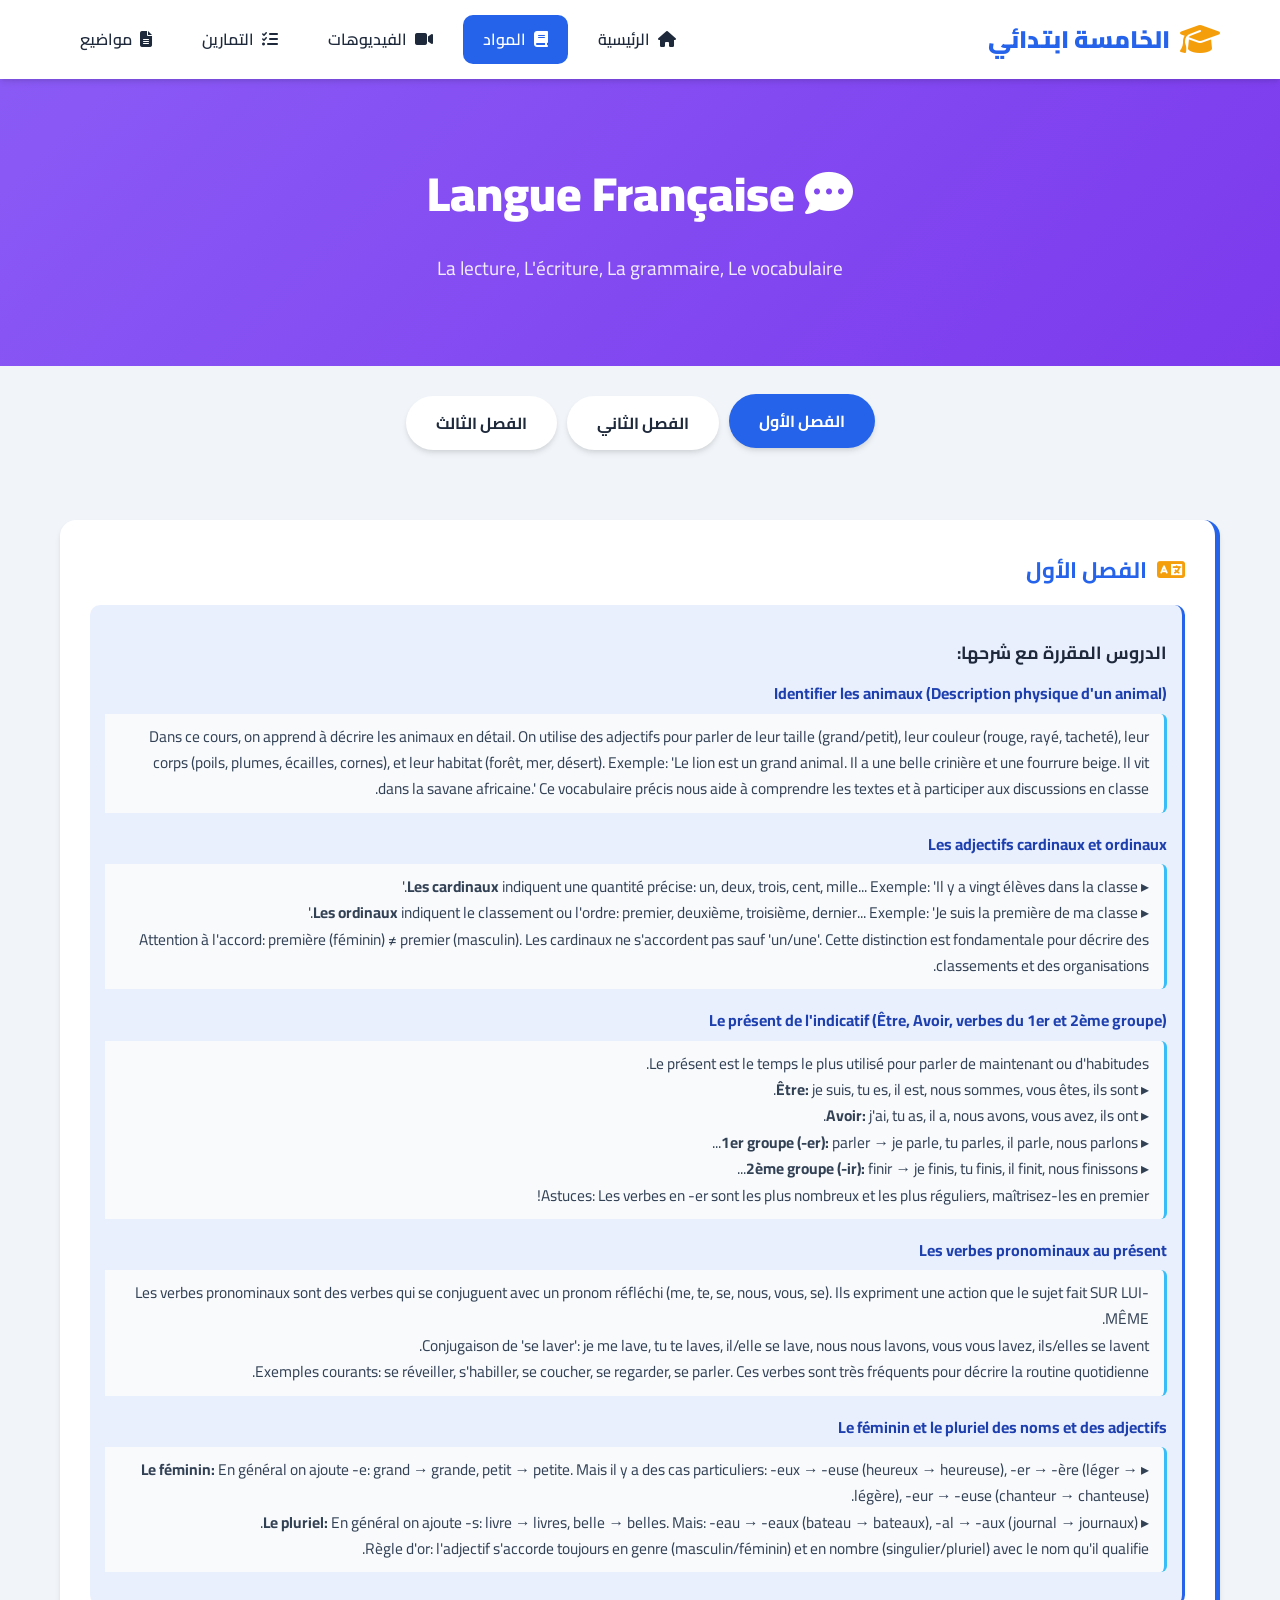
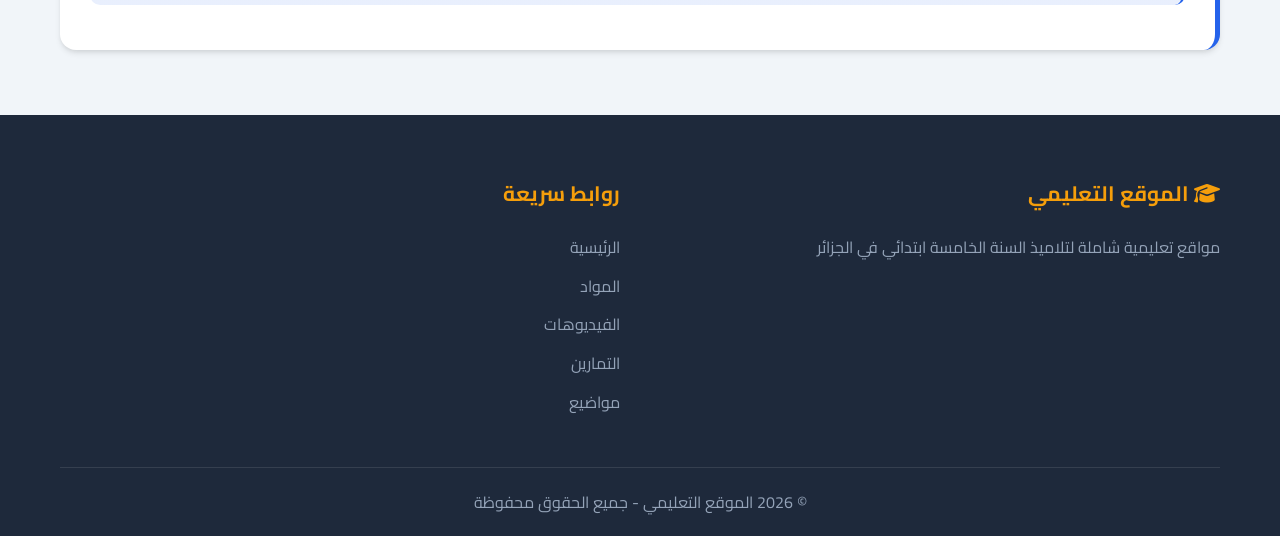
<file: french.html>
<!DOCTYPE html>
<html lang="ar" dir="rtl">
<head>
    <meta charset="UTF-8">
    <meta name="viewport" content="width=device-width, initial-scale=1.0">
    <title>اللغة الفرنسية - السنة الخامسة ابتدائي</title>
    <link rel="stylesheet" href="style.css">
    <link href="https://fonts.googleapis.com/css2?family=Cairo:wght@400;600;700;900&display=swap" rel="stylesheet">
    <link rel="stylesheet" href="https://cdnjs.cloudflare.com/ajax/libs/font-awesome/6.4.0/css/all.min.css">
</head>
<body>
    <nav class="navbar">
        <div class="container">
            <a href="index.html" class="logo">
                <i class="fas fa-graduation-cap"></i>
                الخامسة ابتدائي
            </a>
            <ul class="nav-links">
                <li><a href="index.html"><i class="fas fa-home"></i> الرئيسية</a></li>
                <li><a href="subjects.html" class="active"><i class="fas fa-book"></i> المواد</a></li>
                <li><a href="videos.html"><i class="fas fa-video"></i> الفيديوهات</a></li>
                <li><a href="tests.html"><i class="fas fa-tasks"></i> التمارين</a></li>
                <li><a href="topics.html"><i class="fas fa-file-alt"></i> مواضيع</a></li>
            </ul>
            <button class="menu-toggle" id="menuToggle">
                <i class="fas fa-bars"></i>
            </button>
        </div>
    </nav>

    <header class="page-header" style="background: linear-gradient(135deg, #8b5cf6, #7c3aed);">
        <h1><i class="fas fa-comment-dots"></i> Langue Française</h1>
        <p>La lecture, L'écriture, La grammaire, Le vocabulaire</p>
    </header>

    <div class="tabs">
        <button class="tab-btn active" data-tab="semester1">الفصل الأول</button>
        <button class="tab-btn" data-tab="semester2">الفصل الثاني</button>
        <button class="tab-btn" data-tab="semester3">الفصل الثالث</button>
    </div>

                    <div class="content-section active" data-content="semester1">
        <div class="lesson-card">
            <h3><i class="fas fa-language"></i> الفصل الأول</h3>
            <div class="lesson-content">
                <div class="highlight">
                    <h4>الدروس المقررة مع شرحها:</h4>
                    <ul style="list-style: none; padding-right: 0;">
                        <li style="margin-bottom: 18px; line-height: 1.7;">
                            <strong style="color: #1e40af;">Identifier les animaux (Description physique d'un animal)</strong>
                            <p style="margin: 6px 0 0 0; color: #334155; font-size: 0.97em; padding: 10px 15px; background: #f8fafc; border-right: 3px solid #38bdf8; border-radius: 0 6px 6px 0;">Dans ce cours, on apprend à décrire les animaux en détail. On utilise des adjectifs pour parler de leur taille (grand/petit), leur couleur (rouge, rayé, tacheté), leur corps (poils, plumes, écailles, cornes), et leur habitat (forêt, mer, désert). Exemple: 'Le lion est un grand animal. Il a une belle crinière et une fourrure beige. Il vit dans la savane africaine.' Ce vocabulaire précis nous aide à comprendre les textes et à participer aux discussions en classe.</p>
                        </li>
                        <li style="margin-bottom: 18px; line-height: 1.7;">
                            <strong style="color: #1e40af;">Les adjectifs cardinaux et ordinaux</strong>
                            <p style="margin: 6px 0 0 0; color: #334155; font-size: 0.97em; padding: 10px 15px; background: #f8fafc; border-right: 3px solid #38bdf8; border-radius: 0 6px 6px 0;">▸ <b>Les cardinaux</b> indiquent une quantité précise: un, deux, trois, cent, mille... Exemple: 'Il y a vingt élèves dans la classe.'<br>▸ <b>Les ordinaux</b> indiquent le classement ou l'ordre: premier, deuxième, troisième, dernier... Exemple: 'Je suis la première de ma classe.'<br>Attention à l'accord: première (féminin) ≠ premier (masculin). Les cardinaux ne s'accordent pas sauf 'un/une'. Cette distinction est fondamentale pour décrire des classements et des organisations.</p>
                        </li>
                        <li style="margin-bottom: 18px; line-height: 1.7;">
                            <strong style="color: #1e40af;">Le présent de l'indicatif (Être, Avoir, verbes du 1er et 2ème groupe)</strong>
                            <p style="margin: 6px 0 0 0; color: #334155; font-size: 0.97em; padding: 10px 15px; background: #f8fafc; border-right: 3px solid #38bdf8; border-radius: 0 6px 6px 0;">Le présent est le temps le plus utilisé pour parler de maintenant ou d'habitudes.<br>▸ <b>Être:</b> je suis, tu es, il est, nous sommes, vous êtes, ils sont.<br>▸ <b>Avoir:</b> j'ai, tu as, il a, nous avons, vous avez, ils ont.<br>▸ <b>1er groupe (-er):</b> parler → je parle, tu parles, il parle, nous parlons...<br>▸ <b>2ème groupe (-ir):</b> finir → je finis, tu finis, il finit, nous finissons...<br>Astuces: Les verbes en -er sont les plus nombreux et les plus réguliers, maîtrisez-les en premier!</p>
                        </li>
                        <li style="margin-bottom: 18px; line-height: 1.7;">
                            <strong style="color: #1e40af;">Les verbes pronominaux au présent</strong>
                            <p style="margin: 6px 0 0 0; color: #334155; font-size: 0.97em; padding: 10px 15px; background: #f8fafc; border-right: 3px solid #38bdf8; border-radius: 0 6px 6px 0;">Les verbes pronominaux sont des verbes qui se conjuguent avec un pronom réfléchi (me, te, se, nous, vous, se). Ils expriment une action que le sujet fait SUR LUI-MÊME.<br>Conjugaison de 'se laver': je me lave, tu te laves, il/elle se lave, nous nous lavons, vous vous lavez, ils/elles se lavent.<br>Exemples courants: se réveiller, s'habiller, se coucher, se regarder, se parler. Ces verbes sont très fréquents pour décrire la routine quotidienne.</p>
                        </li>
                        <li style="margin-bottom: 18px; line-height: 1.7;">
                            <strong style="color: #1e40af;">Le féminin et le pluriel des noms et des adjectifs</strong>
                            <p style="margin: 6px 0 0 0; color: #334155; font-size: 0.97em; padding: 10px 15px; background: #f8fafc; border-right: 3px solid #38bdf8; border-radius: 0 6px 6px 0;">▸ <b>Le féminin:</b> En général on ajoute -e: grand → grande, petit → petite. Mais il y a des cas particuliers: -eux → -euse (heureux → heureuse), -er → -ère (léger → légère), -eur → -euse (chanteur → chanteuse).<br>▸ <b>Le pluriel:</b> En général on ajoute -s: livre → livres, belle → belles. Mais: -eau → -eaux (bateau → bateaux), -al → -aux (journal → journaux).<br>Règle d'or: l'adjectif s'accorde toujours en genre (masculin/féminin) et en nombre (singulier/pluriel) avec le nom qu'il qualifie.</p>
                        </li>
                    </ul>
                </div>
            </div>
        </div>
    </div>

    <div class="content-section" data-content="semester2">
        <div class="lesson-card">
            <h3><i class="fas fa-language"></i> الفصل الثاني</h3>
            <div class="lesson-content">
                <div class="highlight">
                    <h4>الدروس المقررة مع شرحها:</h4>
                    <ul style="list-style: none; padding-right: 0;">
                        <li style="margin-bottom: 18px; line-height: 1.7;">
                            <strong style="color: #1e40af;">Les indicateurs de lieu (Ici, là-bas, à côté de...)</strong>
                            <p style="margin: 6px 0 0 0; color: #334155; font-size: 0.97em; padding: 10px 15px; background: #f8fafc; border-right: 3px solid #38bdf8; border-radius: 0 6px 6px 0;">Les indicateurs de lieu répondent à la question 'Où?'. Ils permettent de situer précisément des objets ou des personnes. Liste complète:<br>▸ ici / là / là-bas (position générale)<br>▸ devant / derrière (avant/après en position)<br>▸ à gauche de / à droite de (côté)<br>▸ à côté de / près de / loin de (proximité)<br>▸ sur / sous / dans / entre (position relative)<br>Exemple: 'Le livre est sur la table, à côté du stylo.' Ces expressions sont essentielles pour décrire une image ou donner des directions.</p>
                        </li>
                        <li style="margin-bottom: 18px; line-height: 1.7;">
                            <strong style="color: #1e40af;">Le complément de lieu (CCL) et le complément de temps (CCT)</strong>
                            <p style="margin: 6px 0 0 0; color: #334155; font-size: 0.97em; padding: 10px 15px; background: #f8fafc; border-right: 3px solid #38bdf8; border-radius: 0 6px 6px 0;">▸ <b>CCL (Complément Circonstanciel de Lieu):</b> Il indique où se passe l'action. Questions: Où? D'où? Jusqu'où? Exemple: 'Je joue dans la cour.' (Où je joue? → dans la cour = CCL).<br>▸ <b>CCT (Complément Circonstanciel de Temps):</b> Il indique quand se passe l'action. Questions: Quand? Depuis quand? Pendant combien de temps? Exemple: 'Je joue le soir.' (Quand? → le soir = CCT).<br>Ces compléments enrichissent les phrases et donnent des informations précieuses sur les circonstances.</p>
                        </li>
                        <li style="margin-bottom: 18px; line-height: 1.7;">
                            <strong style="color: #1e40af;">Le futur simple de l'indicatif</strong>
                            <p style="margin: 6px 0 0 0; color: #334155; font-size: 0.97em; padding: 10px 15px; background: #f8fafc; border-right: 3px solid #38bdf8; border-radius: 0 6px 6px 0;">Le futur simple exprime une action qui n'a pas encore eu lieu mais qui se réalisera. Formation: infinitif + terminaisons (-ai, -as, -a, -ons, -ez, -ont).<br>Exemples: parler → je parlerai, tu parleras, il parlera, nous parlerons...<br>Verbes irréguliers à retenir: être → je serai, avoir → j'aurai, aller → j'irai, faire → je ferai, voir → je verrai, venir → je viendrai.<br>Indicateurs de temps qui annoncent le futur: demain, la semaine prochaine, dans un an, bientôt. Exemple: 'Demain, nous irons au parc ensemble.'</p>
                        </li>
                        <li style="margin-bottom: 18px; line-height: 1.7;">
                            <strong style="color: #1e40af;">Les synonymes et les antonymes</strong>
                            <p style="margin: 6px 0 0 0; color: #334155; font-size: 0.97em; padding: 10px 15px; background: #f8fafc; border-right: 3px solid #38bdf8; border-radius: 0 6px 6px 0;">▸ <b>Les synonymes</b> sont des mots qui ont un sens similaire ou proche. Ils permettent d'éviter les répétitions. Exemple: content = heureux = ravi = joyeux. 'Je suis content' peut devenir 'Je suis ravi'.<br>▸ <b>Les antonymes</b> sont des mots qui ont un sens contraire ou opposé. Exemples: grand ≠ petit / beau ≠ laid / rapide ≠ lent / chaud ≠ froid / triste ≠ content.<br>Enrichir son vocabulaire avec des synonymes et antonymes améliore considérablement l'expression écrite et orale.</p>
                        </li>
                        <li style="margin-bottom: 18px; line-height: 1.7;">
                            <strong style="color: #1e40af;">Le passé composé (avec être et avoir)</strong>
                            <p style="margin: 6px 0 0 0; color: #334155; font-size: 0.97em; padding: 10px 15px; background: #f8fafc; border-right: 3px solid #38bdf8; border-radius: 0 6px 6px 0;">Le passé composé exprime une action terminée dans le passé. Formation: auxiliaire (être ou avoir) AU PRÉSENT + participe passé du verbe.<br>▸ <b>Avec avoir</b> (la majorité des verbes): manger → j'ai mangé, parler → j'ai parlé, finir → j'ai fini.<br>▸ <b>Avec être</b> (verbes de mouvement et pronominaux): aller → je suis allé(e), venir → je suis venu(e), partir → je suis parti(e).<br>Attention à l'accord avec être: le participe passé s'accorde avec le sujet: Elle est allée. Ils sont venus.</p>
                        </li>
                    </ul>
                </div>
            </div>
        </div>
    </div>

    <div class="content-section" data-content="semester3">
        <div class="lesson-card">
            <h3><i class="fas fa-language"></i> الفصل الثالث</h3>
            <div class="lesson-content">
                <div class="highlight">
                    <h4>الدروس المقررة مع شرحها:</h4>
                    <ul style="list-style: none; padding-right: 0;">
                        <li style="margin-bottom: 18px; line-height: 1.7;">
                            <strong style="color: #1e40af;">L'accord du participe passé</strong>
                            <p style="margin: 6px 0 0 0; color: #334155; font-size: 0.97em; padding: 10px 15px; background: #f8fafc; border-right: 3px solid #38bdf8; border-radius: 0 6px 6px 0;">Règles d'accord du participe passé:<br>▸ <b>Avec être:</b> le participe s'accorde en genre et en nombre avec le sujet. Exemple: 'Elle est venue.' / 'Ils sont venus.' / 'Elles sont venues.'<br>▸ <b>Avec avoir:</b> le participe ne s'accorde PAS avec le sujet. Exemple: 'Il a mangé.' / 'Elles ont mangé.' (pas de -e ni -s). EXCEPTION: si le COD (complément d'objet direct) est PLACÉ AVANT le verbe, on accorde. Exemple: 'Les fleurs que j'ai cueillies sont belles.'</p>
                        </li>
                        <li style="margin-bottom: 18px; line-height: 1.7;">
                            <strong style="color: #1e40af;">Raconter un événement (Visite d'un musée, d'un zoo, etc.)</strong>
                            <p style="margin: 6px 0 0 0; color: #334155; font-size: 0.97em; padding: 10px 15px; background: #f8fafc; border-right: 3px solid #38bdf8; border-radius: 0 6px 6px 0;">Pour raconter un événement passé de façon structurée, on suit un plan en 3 parties:<br>1) <b>Introduction (quand? où? avec qui?):</b> 'Samedi dernier, ma classe a visité le musée national avec notre maîtresse.'<br>2) <b>Déroulement (qu'est-ce qu'on a vu/fait? dans quel ordre?):</b> 'D'abord, nous avons vu les fossiles. Ensuite, nous avons regardé les tableaux historiques. Enfin, nous avons rencontré un guide sympa.'<br>3) <b>Conclusion (qu'est-ce que tu as ressenti? qu'est-ce que tu as retenu?):</b> 'C'était une sortie enrichissante! J'ai appris beaucoup de choses sur notre histoire.'</p>
                        </li>
                        <li style="margin-bottom: 18px; line-height: 1.7;">
                            <strong style="color: #1e40af;">L'imparfait de l'indicatif</strong>
                            <p style="margin: 6px 0 0 0; color: #334155; font-size: 0.97em; padding: 10px 15px; background: #f8fafc; border-right: 3px solid #38bdf8; border-radius: 0 6px 6px 0;">L'imparfait exprime une action qui durait dans le passé ou une habitude passée. Formation: radical du 'nous' au présent + terminaisons (-ais, -ais, -ait, -ions, -iez, -aient).<br>Exemple: parler (nous parlons) → je parlais, tu parlais, il parlait, nous parlions, vous parliez, ils parlaient.<br>Irrégulier: être → j'étais (seul verbe à radical différent).<br>Usage: 'Quand j'étais petit, je jouais souvent avec mon chat.' (habitude passée). 'Il faisait beau et les oiseaux chantaient.' (description d'un moment passé)</p>
                        </li>
                        <li style="margin-bottom: 18px; line-height: 1.7;">
                            <strong style="color: #1e40af;">Les connecteurs chronologiques et la phrase impérative</strong>
                            <p style="margin: 6px 0 0 0; color: #334155; font-size: 0.97em; padding: 10px 15px; background: #f8fafc; border-right: 3px solid #38bdf8; border-radius: 0 6px 6px 0;">▸ <b>Connecteurs chronologiques:</b> permettent d'organiser les idées dans l'ordre du temps. D'abord, premièrement (le début) → Ensuite, puis, après (la suite) → Enfin, finalement, en dernier lieu (la fin). Exemple: 'D'abord je me lève, ENSUITE je mange, ENFIN je pars à l'école.'<br>▸ <b>La phrase impérative:</b> sert à donner un ordre, un conseil ou une interdiction sans pronom sujet. Conjuguée à 2 formes: tu (tu formes → supprime -s): 'Écoute!' / nous: 'Écoutons!' / vous: 'Écoutez!' Exemple: 'Ne cours pas! Marche doucement!'</p>
                        </li>
                        <li style="margin-bottom: 18px; line-height: 1.7;">
                            <strong style="color: #1e40af;">Donner des consignes de sécurité (Les catastrophes naturelles)</strong>
                            <p style="margin: 6px 0 0 0; color: #334155; font-size: 0.97em; padding: 10px 15px; background: #f8fafc; border-right: 3px solid #38bdf8; border-radius: 0 6px 6px 0;">Lors d'une catastrophe naturelle, il faut réagir vite et correctement. Vocabulaire:<br>▸ <b>Séisme (tremblement de terre):</b> Restez calme! Abritez-vous sous une table solide! Ne descendez PAS par l'ascenseur! Sortez dans un espace dégagé après les secousses.<br>▸ <b>Inondation:</b> Montez aux étages supérieurs! N'approchez pas de l'eau courante! Appelez le 14 (protection civile).<br>▸ <b>Structure d'une consigne de sécurité:</b> Action (impératif) + Raison (pour + infinitif). Exemple: 'Sortez rapidement POUR éviter l'effondrement.'</p>
                        </li>
                    </ul>
                </div>
            </div>
        </div>
    </div>

    <footer>
        <div class="container">
            <div class="footer-content">
                <div class="footer-section">
                    <h3><i class="fas fa-graduation-cap"></i> الموقع التعليمي</h3>
                    <p>مواقع تعليمية شاملة لتلاميذ السنة الخامسة ابتدائي في الجزائر</p>
                </div>
                <div class="footer-section">
                    <h3>روابط سريعة</h3>
                    <ul>
                        <li><a href="index.html">الرئيسية</a></li>
                        <li><a href="subjects.html">المواد</a></li>
                        <li><a href="videos.html">الفيديوهات</a></li>
                        <li><a href="tests.html">التمارين</a></li>
                        <li><a href="topics.html">مواضيع</a></li>
                    </ul>
                </div>
            </div>
            <div class="footer-bottom">
                <p>&copy; 2026 الموقع التعليمي - جميع الحقوق محفوظة</p>
            </div>
        </div>
    </footer>

    <script src="script.js"></script>
</body>
</html>
</file>
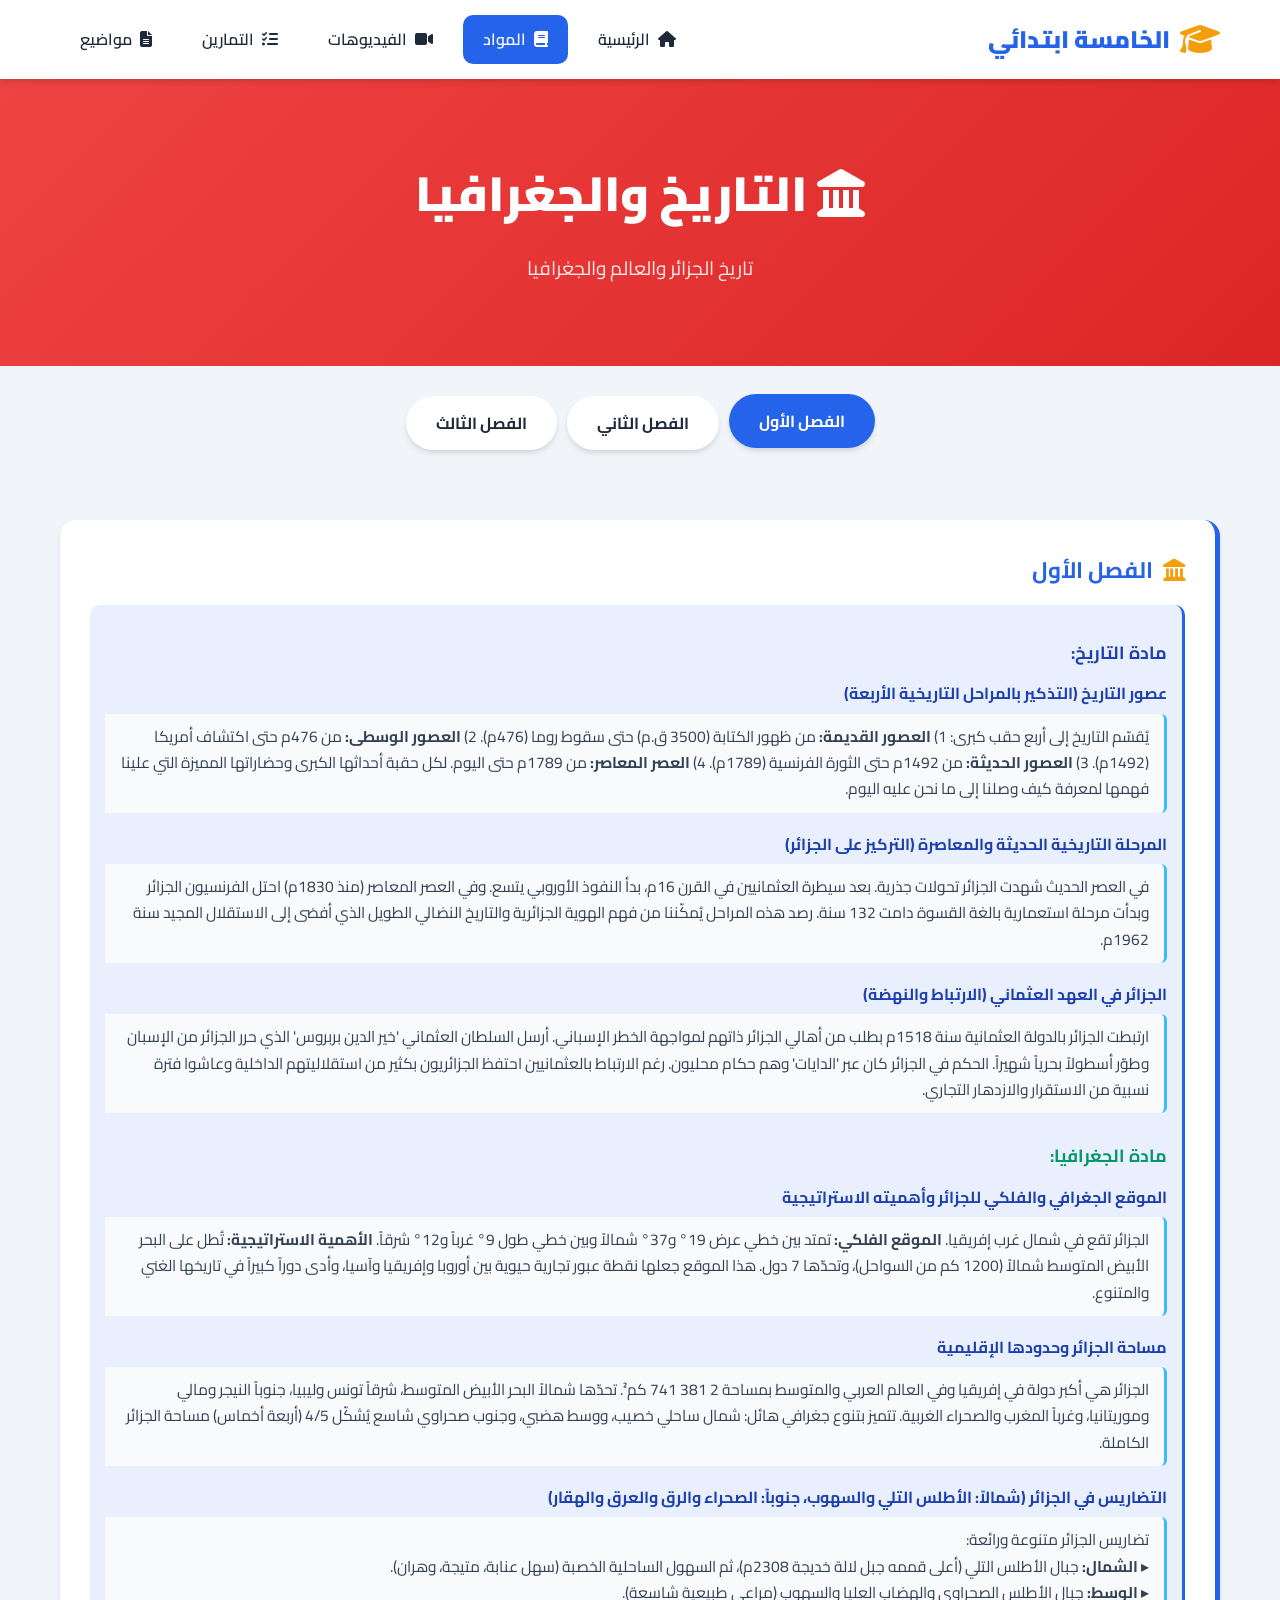
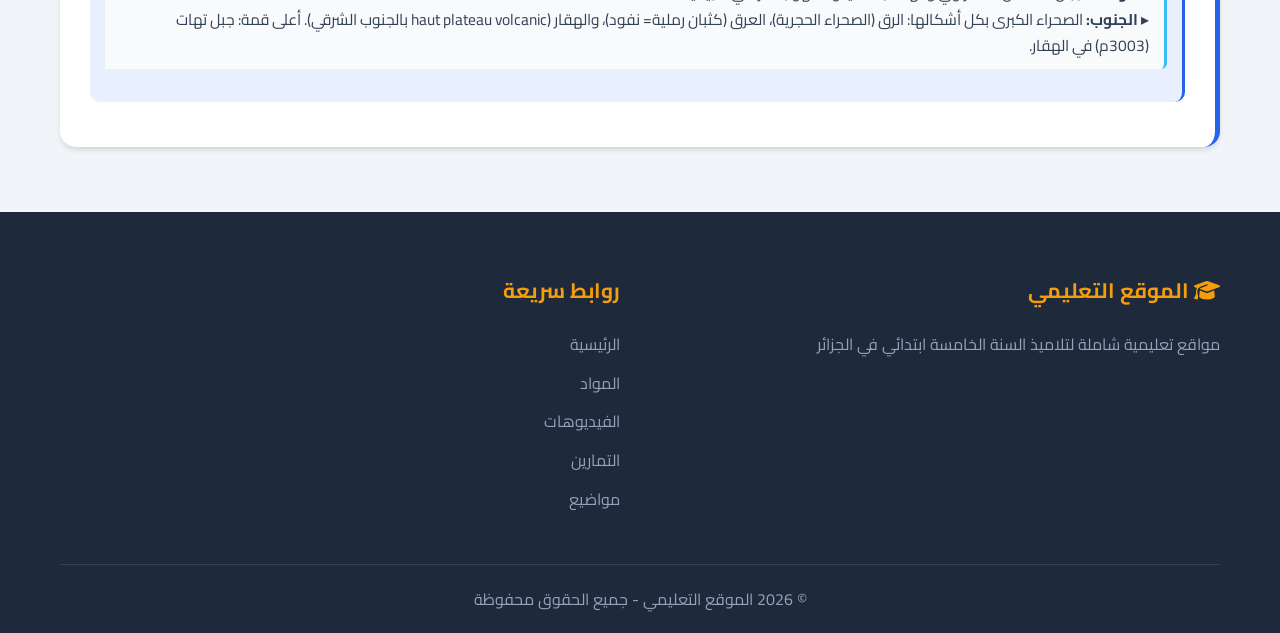
<file: history.html>
<!DOCTYPE html>
<html lang="ar" dir="rtl">
<head>
    <meta charset="UTF-8">
    <meta name="viewport" content="width=device-width, initial-scale=1.0">
    <title>التاريخ والجغرافيا - السنة الخامسة ابتدائي</title>
    <link rel="stylesheet" href="style.css">
    <link href="https://fonts.googleapis.com/css2?family=Cairo:wght@400;600;700;900&display=swap" rel="stylesheet">
    <link rel="stylesheet" href="https://cdnjs.cloudflare.com/ajax/libs/font-awesome/6.4.0/css/all.min.css">
</head>
<body>
    <nav class="navbar">
        <div class="container">
            <a href="index.html" class="logo">
                <i class="fas fa-graduation-cap"></i>
                الخامسة ابتدائي
            </a>
            <ul class="nav-links">
                <li><a href="index.html"><i class="fas fa-home"></i> الرئيسية</a></li>
                <li><a href="subjects.html" class="active"><i class="fas fa-book"></i> المواد</a></li>
                <li><a href="videos.html"><i class="fas fa-video"></i> الفيديوهات</a></li>
                <li><a href="tests.html"><i class="fas fa-tasks"></i> التمارين</a></li>
                <li><a href="topics.html"><i class="fas fa-file-alt"></i> مواضيع</a></li>
            </ul>
            <button class="menu-toggle" id="menuToggle">
                <i class="fas fa-bars"></i>
            </button>
        </div>
    </nav>

    <header class="page-header" style="background: linear-gradient(135deg, #ef4444, #dc2626);">
        <h1><i class="fas fa-landmark"></i> التاريخ والجغرافيا</h1>
        <p>تاريخ الجزائر والعالم والجغرافيا</p>
    </header>

    <div class="tabs">
        <button class="tab-btn active" data-tab="semester1">الفصل الأول</button>
        <button class="tab-btn" data-tab="semester2">الفصل الثاني</button>
        <button class="tab-btn" data-tab="semester3">الفصل الثالث</button>
    </div>

                    <div class="content-section active" data-content="semester1">
        <div class="lesson-card">
            <h3><i class="fas fa-landmark"></i> الفصل الأول</h3>
            <div class="lesson-content">
                <div class="highlight">
                    <h4 style="color:#1e40af;">مادة التاريخ:</h4>
                    <ul style="list-style: none; padding-right: 0; margin-bottom: 25px;">
                        <li style="margin-bottom: 18px; line-height: 1.7;">
                            <strong style="color: #1e40af;">عصور التاريخ (التذكير بالمراحل التاريخية الأربعة)</strong>
                            <p style="margin: 6px 0 0 0; color: #334155; font-size: 0.97em; padding: 10px 15px; background: #f8fafc; border-right: 3px solid #38bdf8; border-radius: 0 6px 6px 0;">يُقسّم التاريخ إلى أربع حقب كبرى: 1) <b>العصور القديمة:</b> من ظهور الكتابة (3500 ق.م) حتى سقوط روما (476م). 2) <b>العصور الوسطى:</b> من 476م حتى اكتشاف أمريكا (1492م). 3) <b>العصور الحديثة:</b> من 1492م حتى الثورة الفرنسية (1789م). 4) <b>العصر المعاصر:</b> من 1789م حتى اليوم. لكل حقبة أحداثها الكبرى وحضاراتها المميزة التي علينا فهمها لمعرفة كيف وصلنا إلى ما نحن عليه اليوم.</p>
                        </li>
                        <li style="margin-bottom: 18px; line-height: 1.7;">
                            <strong style="color: #1e40af;">المرحلة التاريخية الحديثة والمعاصرة (التركيز على الجزائر)</strong>
                            <p style="margin: 6px 0 0 0; color: #334155; font-size: 0.97em; padding: 10px 15px; background: #f8fafc; border-right: 3px solid #38bdf8; border-radius: 0 6px 6px 0;">في العصر الحديث شهدت الجزائر تحولات جذرية. بعد سيطرة العثمانيين في القرن 16م، بدأ النفوذ الأوروبي يتسع. وفي العصر المعاصر (منذ 1830م) احتل الفرنسيون الجزائر وبدأت مرحلة استعمارية بالغة القسوة دامت 132 سنة. رصد هذه المراحل يُمكّننا من فهم الهوية الجزائرية والتاريخ النضالي الطويل الذي أفضى إلى الاستقلال المجيد سنة 1962م.</p>
                        </li>
                        <li style="margin-bottom: 18px; line-height: 1.7;">
                            <strong style="color: #1e40af;">الجزائر في العهد العثماني (الارتباط والنهضة)</strong>
                            <p style="margin: 6px 0 0 0; color: #334155; font-size: 0.97em; padding: 10px 15px; background: #f8fafc; border-right: 3px solid #38bdf8; border-radius: 0 6px 6px 0;">ارتبطت الجزائر بالدولة العثمانية سنة 1518م بطلب من أهالي الجزائر ذاتهم لمواجهة الخطر الإسباني. أرسل السلطان العثماني 'خير الدين بربروس' الذي حرر الجزائر من الإسبان وطوّر أسطولاً بحرياً شهيراً. الحكم في الجزائر كان عبر 'الدايات' وهم حكام محليون. رغم الارتباط بالعثمانيين احتفظ الجزائريون بكثير من استقلاليتهم الداخلية وعاشوا فترة نسبية من الاستقرار والازدهار التجاري.</p>
                        </li>
                    </ul>
                    <h4 style="margin-top: 25px; color:#059669;">مادة الجغرافيا:</h4>
                    <ul style="list-style: none; padding-right: 0;">
                        <li style="margin-bottom: 18px; line-height: 1.7;">
                            <strong style="color: #1e40af;">الموقع الجغرافي والفلكي للجزائر وأهميته الاستراتيجية</strong>
                            <p style="margin: 6px 0 0 0; color: #334155; font-size: 0.97em; padding: 10px 15px; background: #f8fafc; border-right: 3px solid #38bdf8; border-radius: 0 6px 6px 0;">الجزائر تقع في شمال غرب إفريقيا. <b>الموقع الفلكي:</b> تمتد بين خطي عرض 19° و37° شمالاً وبين خطي طول 9° غرباً و12° شرقاً. <b>الأهمية الاستراتيجية:</b> تُطل على البحر الأبيض المتوسط شمالاً (1200 كم من السواحل)، وتحدّها 7 دول. هذا الموقع جعلها نقطة عبور تجارية حيوية بين أوروبا وإفريقيا وآسيا، وأدى دوراً كبيراً في تاريخها الغني والمتنوع.</p>
                        </li>
                        <li style="margin-bottom: 18px; line-height: 1.7;">
                            <strong style="color: #1e40af;">مساحة الجزائر وحدودها الإقليمية</strong>
                            <p style="margin: 6px 0 0 0; color: #334155; font-size: 0.97em; padding: 10px 15px; background: #f8fafc; border-right: 3px solid #38bdf8; border-radius: 0 6px 6px 0;">الجزائر هي أكبر دولة في إفريقيا وفي العالم العربي والمتوسط بمساحة 2 381 741 كم². تحدّها شمالاً البحر الأبيض المتوسط، شرقاً تونس وليبيا، جنوباً النيجر ومالي وموريتانيا، وغرباً المغرب والصحراء الغربية. تتميز بتنوع جغرافي هائل: شمال ساحلي خصيب، ووسط هضبي، وجنوب صحراوي شاسع يُشكّل 4/5 (أربعة أخماس) مساحة الجزائر الكاملة.</p>
                        </li>
                        <li style="margin-bottom: 18px; line-height: 1.7;">
                            <strong style="color: #1e40af;">التضاريس في الجزائر (شمالاً: الأطلس التلي والسهوب، جنوباً: الصحراء والرق والعرق والهقار)</strong>
                            <p style="margin: 6px 0 0 0; color: #334155; font-size: 0.97em; padding: 10px 15px; background: #f8fafc; border-right: 3px solid #38bdf8; border-radius: 0 6px 6px 0;">تضاريس الجزائر متنوعة ورائعة:<br>▸ <b>الشمال:</b> جبال الأطلس التلي (أعلى قممه جبل لالة خديجة 2308م)، ثم السهول الساحلية الخصبة (سهل عنابة، متيجة، وهران).<br>▸ <b>الوسط:</b> جبال الأطلس الصحراوي والهضاب العليا والسهوب (مراعي طبيعية شاسعة).<br>▸ <b>الجنوب:</b> الصحراء الكبرى بكل أشكالها: الرق (الصحراء الحجرية)، العرق (كثبان رملية= نفود)، والهقار (haut plateau volcanic بالجنوب الشرقي). أعلى قمة: جبل تهات (3003م) في الهقار.</p>
                        </li>
                    </ul>
                </div>
            </div>
        </div>
    </div>

    <div class="content-section" data-content="semester2">
        <div class="lesson-card">
            <h3><i class="fas fa-landmark"></i> الفصل الثاني</h3>
            <div class="lesson-content">
                <div class="highlight">
                    <h4 style="color:#1e40af;">مادة التاريخ:</h4>
                    <ul style="list-style: none; padding-right: 0; margin-bottom: 25px;">
                        <li style="margin-bottom: 18px; line-height: 1.7;">
                            <strong style="color: #1e40af;">المقاومة الشعبية ضد الاحتلال الفرنسي (الأمير عبد القادر، أحمد باي)</strong>
                            <p style="margin: 6px 0 0 0; color: #334155; font-size: 0.97em; padding: 10px 15px; background: #f8fafc; border-right: 3px solid #38bdf8; border-radius: 0 6px 6px 0;">فور احتلال الجزائر سنة 1830م انتفض الجزائريون للدفاع عن وطنهم. <b>الأمير عبد القادر الجزائري:</b> بايعه الجزائريون قائداً للمقاومة. بنى دولة حقيقية بجيش ومحاكم وإدارة (1832-1847). عُرف برفقه حتى بأسراه. استسلم سنة 1847 بعد معارك ضارية وعاش في المنفى كرمزاً وطنياً عالمياً. <b>أحمد باي:</b> بقي في قسنطينة يُقاوم حتى 1848 وسقطت عاصمته بعد معارك حامية. كلاهما رمزان للشهامة والكرامة الوطنية.</p>
                        </li>
                        <li style="margin-bottom: 18px; line-height: 1.7;">
                            <strong style="color: #1e40af;">مقاومات شعبية أخرى (المقراني، لالة فاطمة نسومر، الشيخ بوعمامة)</strong>
                            <p style="margin: 6px 0 0 0; color: #334155; font-size: 0.97em; padding: 10px 15px; background: #f8fafc; border-right: 3px solid #38bdf8; border-radius: 0 6px 6px 0;">المقاومة لم تتوقف:<br>▸ <b>لالة فاطمة نسومر (1830-1863):</b> بطلة من منطقة القبائل الكبرى، قادت مقاومة شرسة في جبال جرجرة. لقّبها الفرنسيون بـ'جان دارك الشاوية'. أُسرت وتوفيت معتقلة.<br>▸ <b>الشيخ المقراني (1866-1871):</b> قاد أكبر انتفاضة بعد الاحتلال بسبب المجاعة والقوانين الجائرة. شملت أكثر من مليون جزائري واستمرت أشهراً.<br>▸ <b>الشيخ بوعمامة:</b> قاد مقاومة في الغرب الجزائري (السهوب) بين 1881-1883.</p>
                        </li>
                        <li style="margin-bottom: 18px; line-height: 1.7;">
                            <strong style="color: #1e40af;">الحركة الوطنية الجزائرية وتطور الوعي السياسي</strong>
                            <p style="margin: 6px 0 0 0; color: #334155; font-size: 0.97em; padding: 10px 15px; background: #f8fafc; border-right: 3px solid #38bdf8; border-radius: 0 6px 6px 0;">مع القرن العشرين تطور أسلوب المقاومة من المسلحة إلى السياسية والفكرية. أبرز التيارات:<br>▸ <b>جمعية العلماء المسلمين (1931):</b> أسسها الشيخ بن باديس. شعارها 'الإسلام ديني والعربية لغتي والجزائر وطني'. ركّزت على التعليم والهوية.<br>▸ <b>حزب الشعب الجزائري:</b> أسسه مصالي الحاج. طالب بالاستقلال التام صراحةً.<br>▸ <b>أصدقاء البيان:</b> جمعية فرحات عباس التي بدأت بالمطالبة بالمساواة ثم تحولت للمطالبة بالاستقلال.</p>
                        </li>
                        <li style="margin-bottom: 18px; line-height: 1.7;">
                            <strong style="color: #1e40af;">مظاهرات 8 ماي 1945 وأثرها في التحول نحو العمل المسلح</strong>
                            <p style="margin: 6px 0 0 0; color: #334155; font-size: 0.97em; padding: 10px 15px; background: #f8fafc; border-right: 3px solid #38bdf8; border-radius: 0 6px 6px 0;">في 8 ماي 1945 خرج الجزائريون يحتفلون بنهاية الحرب العالمية الثانية ويطالبون باستقلال بلادهم. الفرنسيون ردّوا بقمع وحشي لا يوصف في سطيف وقالمة وخراطة. ضحايا الجزائريين تتراوح بين 40 000 و45 000 شهيد. هذه المجزرة المروّعة أثبتت للجزائريين أن الوسائل السلمية عاجزة، وأن الاستقلال لن يُنال إلا بالكفاح المسلح، وهو ما أفضى مباشرة إلى قرار اندلاع ثورة أول نوفمبر 1954م.</p>
                        </li>
                    </ul>
                    <h4 style="margin-top: 25px; color:#059669;">مادة الجغرافيا:</h4>
                    <ul style="list-style: none; padding-right: 0;">
                        <li style="margin-bottom: 18px; line-height: 1.7;">
                            <strong style="color: #1e40af;">المناخ والغطاء النباتي في الجزائر (المناخ المتوسطي، القاري، الصحراوي)</strong>
                            <p style="margin: 6px 0 0 0; color: #334155; font-size: 0.97em; padding: 10px 15px; background: #f8fafc; border-right: 3px solid #38bdf8; border-radius: 0 6px 6px 0;">للجزائر ثلاثة أنواع من المناخ:<br>▸ <b>المناخ المتوسطي</b> (الشمال): صيف حار جاف وشتاء معتدل ممطر. يناسب زراعة الزيتون والحمضيات والكروم.<br>▸ <b>المناخ القاري</b> (الهضاب العليا والسهوب): يتميز بالتباين الكبير بين الصيف الحار والشتاء البارد مع تساقط ثلوج. تهطل أمطار قليلة.<br>▸ <b>المناخ الصحراوي</b> (الجنوب): قاسٍ جداً، حرارة شديدة نهاراً (45°) وبرد ليلاً. أمطار نادرة جداً. يُهيمن عليه الجفاف.</p>
                        </li>
                        <li style="margin-bottom: 18px; line-height: 1.7;">
                            <strong style="color: #1e40af;">الشبكة الهيدروغرافية (الأودية والموارد المائية في الجزائر)</strong>
                            <p style="margin: 6px 0 0 0; color: #334155; font-size: 0.97em; padding: 10px 15px; background: #f8fafc; border-right: 3px solid #38bdf8; border-radius: 0 6px 6px 0;">الشبكة الهيدروغرافية هي مجموع الأنهار والأودية وطريقة تدفق المياه. في الجزائر:<br>▸ <b>الشمال:</b> أودية ترفد البحر المتوسط، أهمها: وادي الشلف (أطول وادٍ)، سيبوس، سومام، الكبير الغربي.<br>▸ <b>الجنوب:</b> أودية داخلية تتجه نحو الشط (الملح) أو تختفي في الصحراء.<br>▸ <b>السدود:</b> تُبنى لجمع مياه الأمطار مثل سد بني هارون. المياه الجوفية (الباطنية) مهمة جداً في الجنوب لإرواء الواحات.</p>
                        </li>
                        <li style="margin-bottom: 18px; line-height: 1.7;">
                            <strong style="color: #1e40af;">السكان في الجزائر (النمو الديمغرافي وتوزيع الكثافة السكانية)</strong>
                            <p style="margin: 6px 0 0 0; color: #334155; font-size: 0.97em; padding: 10px 15px; background: #f8fafc; border-right: 3px solid #38bdf8; border-radius: 0 6px 6px 0;">يتجاوز عدد سكان الجزائر 46 مليون نسمة (2024). معدل النمو الديمغرافي مرتفع نسبياً (حوالي 1.7% سنوياً). توزيع الكثافة غير متكافئ بشكل كبير:<br>▸ <b>الشمال:</b> يضم 90% من السكان على 12% فقط من المساحة. كثافة عالية جداً في ولايات الجزائر والبليدة وتيزي وزو وهران وعنابة.<br>▸ <b>الجنوب:</b> 10% من السكان على 88% من المساحة. التجمعات السكانية حول الواحات البترولية مثل ورقلة وأدرار وتمنراست. أسباب تركّز السكان في الشمال: الطقس الملائم، الزراعة، فرص العمل.</p>
                        </li>
                    </ul>
                </div>
            </div>
        </div>
    </div>

    <div class="content-section" data-content="semester3">
        <div class="lesson-card">
            <h3><i class="fas fa-landmark"></i> الفصل الثالث</h3>
            <div class="lesson-content">
                <div class="highlight">
                    <h4 style="color:#1e40af;">مادة التاريخ:</h4>
                    <ul style="list-style: none; padding-right: 0; margin-bottom: 25px;">
                        <li style="margin-bottom: 18px; line-height: 1.7;">
                            <strong style="color: #1e40af;">الثورة التحريرية الكبرى (1 نوفمبر 1954): الأسباب والاندلاع ومراحل الثورة</strong>
                            <p style="margin: 6px 0 0 0; color: #334155; font-size: 0.97em; padding: 10px 15px; background: #f8fafc; border-right: 3px solid #38bdf8; border-radius: 0 6px 6px 0;">انطلقت الثورة في فجر 1 نوفمبر 1954 بهجمات منسقة في 70 نقطة في الجزائر. نظّمها 9 رجال يُعرفون بـ'المحرّكين التسعة' أبرزهم: مصطفى بن بولعيد، محمد بوضياف، كريم بلقاسم. قسّمت الجزائر إلى 6 ولايات تاريخية. مؤتمر الصومام (1956) أعطى الثورة هيكلاً سياسياً وعسكرياً محكماً (جبهة التحرير / جيش التحرير). خلال سنوات الثورة كافح المجاهدون ضد أطول قوة عسكرية غربية في إفريقيا بأدوات بسيطة لكن بإيمان راسخ.</p>
                        </li>
                        <li style="margin-bottom: 18px; line-height: 1.7;">
                            <strong style="color: #1e40af;">مرحلة الإبادة العسكرية الفرنسية وصمود الشعب</strong>
                            <p style="margin: 6px 0 0 0; color: #334155; font-size: 0.97em; padding: 10px 15px; background: #f8fafc; border-right: 3px solid #38bdf8; border-radius: 0 6px 6px 0;">ردّ الجيش الفرنسي بعنف هائل: بنى خطوط كهربائية ومسوّرة على الحدود (خط شال وموريس) لعزل المجاهدين. نفّذ عمليات 'تمشيط' وحشية راح ضحيتها آلاف المدنيين. مارس التعذيب الممنهج في مراكز الاعتقال. رغم ذلك صمد الشعب الجزائري بصلابة مذهلة: المرأة الجزائرية حملت الأسلحة والأدوية، الأطفال حفظوا أسرار المجاهدين، وكل عائلة شاركت بطريقة ما في الثورة. هذا الصمود الأسطوري أفشل كل المخططات العسكرية الفرنسية.</p>
                        </li>
                        <li style="margin-bottom: 18px; line-height: 1.7;">
                            <strong style="color: #1e40af;">المفاوضات واسترجاع السيادة الوطنية (19 مارس و5 جويلية 1962)</strong>
                            <p style="margin: 6px 0 0 0; color: #334155; font-size: 0.97em; padding: 10px 15px; background: #f8fafc; border-right: 3px solid #38bdf8; border-radius: 0 6px 6px 0;">تحت ضغط الثورة ورأي العالم، اضطرت فرنسا للجلوس على طاولة التفاوض. مفاوضات إيفيان بسويسرا (1962) انتهت باتفاق أُعلن في 19 مارس 1962 (وقف إطلاق النار الرسمي). ثم في 1 جويلية 1962 صوّت الجزائريون في استفتاء شعبي بنسبة 99.7% للاستقلال. في <b>5 جويلية 1962</b>، يوم ذكرى احتلال 1830م، أُعلن رسمياً استقلال الجمهورية الجزائرية الديمقراطية الشعبية. بعد 132 سنة من الاستعمار القاسي عاد الجزائريون أحراراً في أرضهم بعد أن قدّموا مليون ونصف مليون شهيد.</p>
                        </li>
                    </ul>
                    <h4 style="margin-top: 25px; color:#059669;">مادة الجغرافيا:</h4>
                    <ul style="list-style: none; padding-right: 0;">
                        <li style="margin-bottom: 18px; line-height: 1.7;">
                            <strong style="color: #1e40af;">المدن والتهيئة الإقليمية (المدن الساحلية، الداخلية، والجنوبية)</strong>
                            <p style="margin: 6px 0 0 0; color: #334155; font-size: 0.97em; padding: 10px 15px; background: #f8fafc; border-right: 3px solid #38bdf8; border-radius: 0 6px 6px 0;">تتوزع مدن الجزائر على ثلاث مناطق:<br>▸ <b>المدن الساحلية (الشمال):</b> الجزائر العاصمة، وهران، عنابة، سكيكدة، بجاية. تتميز بالكثافة السكانية والتجارة والصناعة والموانئ البحرية.<br>▸ <b>المدن الداخلية:</b> قسنطينة، سطيف، باتنة، المسيلة، تيارت. مراكز زراعية وصناعية مهمة.<br>▸ <b>المدن الجنوبية:</b> ورقلة، تمنراست، أدرار، بسكرة. تنمو بسبب الثروات الباطنية والبترول. التهيئة الإقليمية تهدف لتحقيق التوازن في التنمية بين الشمال والجنوب.</p>
                        </li>
                        <li style="margin-bottom: 18px; line-height: 1.7;">
                            <strong style="color: #1e40af;">الأنشطة الاقتصادية (الزراعة، الصناعة، التجارة والخدمات)</strong>
                            <p style="margin: 6px 0 0 0; color: #334155; font-size: 0.97em; padding: 10px 15px; background: #f8fafc; border-right: 3px solid #38bdf8; border-radius: 0 6px 6px 0;">اقتصاد الجزائر متنوع:<br>▸ <b>الزراعة:</b> القطاع التقليدي. أهم المنتجات: الحبوب (القمح والشعير)، الزيتون، الخضروات والفواكه، التمور (الجزائر من أكبر منتجي التمور). تعاني من شح المياه والجفاف.<br>▸ <b>الصناعة:</b> تدور أساساً حول المحروقات (نفط وغاز). لكن هناك صناعات أخرى: الحديد والصلب (الحجار-عنابة)، الإسمنت، الأدوية، غذائية.<br>▸ <b>التجارة:</b> صادرات أساسها البترول والغاز (95%). الجزائر تسعى لتنويع اقتصادها.</p>
                        </li>
                        <li style="margin-bottom: 18px; line-height: 1.7;">
                            <strong style="color: #1e40af;">الموارد الطبيعية والمشاكل البيئية (الجفاف، التصحر، التلوث)</strong>
                            <p style="margin: 6px 0 0 0; color: #334155; font-size: 0.97em; padding: 10px 15px; background: #f8fafc; border-right: 3px solid #38bdf8; border-radius: 0 6px 6px 0;">▸ <b>الموارد:</b> الجزائر غنية بالنفط والغاز الطبيعي (مصدر 95% من الصادرات). كذلك تمتلك الفسفور والحديد والرخام والذهب في الجنوب. الطاقة الشمسية ضخمة جداً (الصحراء تستقبل أعلى معدلات إشعاع شمسي في العالم).<br>▸ <b>التصحر:</b> زحف الصحراء نحو الشمال بمعدل عدة كيلومترات سنوياً. يُهدد الأراضي الزراعية. الحل: زرع أشجار (السد الأخضر الذي أطلقه هواري بومدين).<br>▸ <b>تلوث المدن:</b> غازات المصانع وعوادم السيارات تُلوث الهواء في المدن الكبرى.</p>
                        </li>
                    </ul>
                </div>
            </div>
        </div>
    </div>

    <footer>
        <div class="container">
            <div class="footer-content">
                <div class="footer-section">
                    <h3><i class="fas fa-graduation-cap"></i> الموقع التعليمي</h3>
                    <p>مواقع تعليمية شاملة لتلاميذ السنة الخامسة ابتدائي في الجزائر</p>
                </div>
                <div class="footer-section">
                    <h3>روابط سريعة</h3>
                    <ul>
                        <li><a href="index.html">الرئيسية</a></li>
                        <li><a href="subjects.html">المواد</a></li>
                        <li><a href="videos.html">الفيديوهات</a></li>
                        <li><a href="tests.html">التمارين</a></li>
                        <li><a href="topics.html">مواضيع</a></li>
                    </ul>
                </div>
            </div>
            <div class="footer-bottom">
                <p>&copy; 2026 الموقع التعليمي - جميع الحقوق محفوظة</p>
            </div>
        </div>
    </footer>

    <script src="script.js"></script>
</body>
</html>
</file>
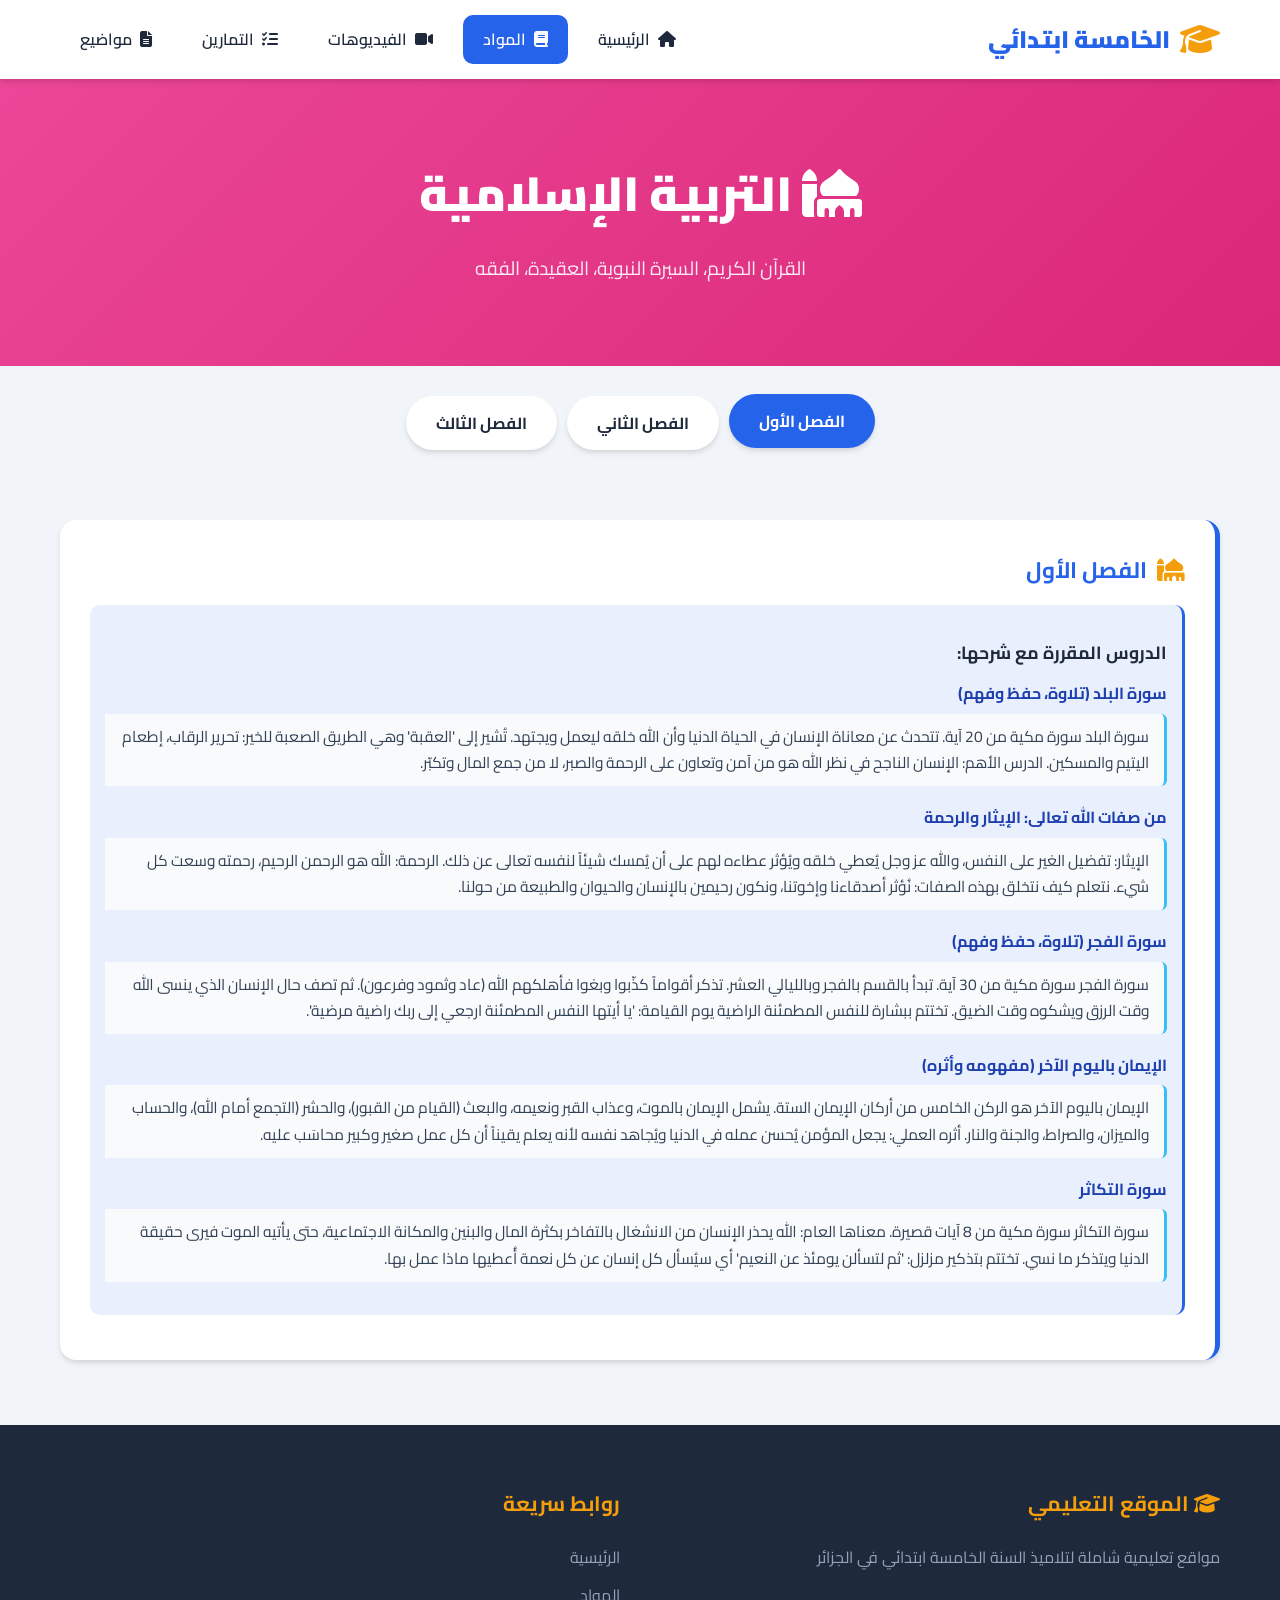
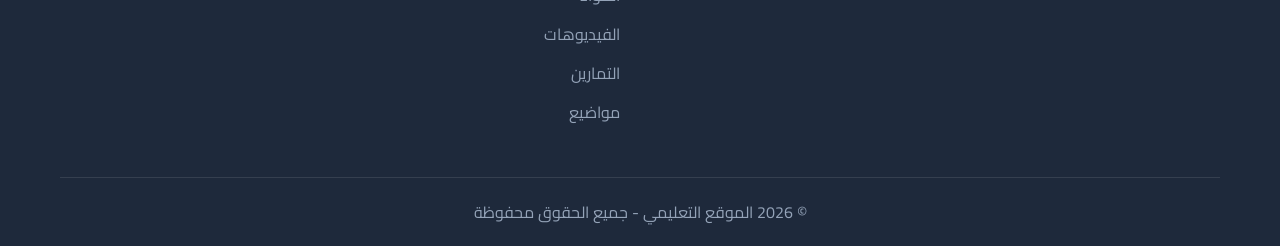
<file: islamic.html>
<!DOCTYPE html>
<html lang="ar" dir="rtl">
<head>
    <meta charset="UTF-8">
    <meta name="viewport" content="width=device-width, initial-scale=1.0">
    <title>التربية الإسلامية - السنة الخامسة ابتدائي</title>
    <link rel="stylesheet" href="style.css">
    <link href="https://fonts.googleapis.com/css2?family=Cairo:wght@400;600;700;900&display=swap" rel="stylesheet">
    <link rel="stylesheet" href="https://cdnjs.cloudflare.com/ajax/libs/font-awesome/6.4.0/css/all.min.css">
</head>
<body>
    <nav class="navbar">
        <div class="container">
            <a href="index.html" class="logo">
                <i class="fas fa-graduation-cap"></i>
                الخامسة ابتدائي
            </a>
            <ul class="nav-links">
                <li><a href="index.html"><i class="fas fa-home"></i> الرئيسية</a></li>
                <li><a href="subjects.html" class="active"><i class="fas fa-book"></i> المواد</a></li>
                <li><a href="videos.html"><i class="fas fa-video"></i> الفيديوهات</a></li>
                <li><a href="tests.html"><i class="fas fa-tasks"></i> التمارين</a></li>
                <li><a href="topics.html"><i class="fas fa-file-alt"></i> مواضيع</a></li>
            </ul>
            <button class="menu-toggle" id="menuToggle">
                <i class="fas fa-bars"></i>
            </button>
        </div>
    </nav>

    <header class="page-header" style="background: linear-gradient(135deg, #ec4899, #db2777);">
        <h1><i class="fas fa-mosque"></i> التربية الإسلامية</h1>
        <p>القرآن الكريم، السيرة النبوية، العقيدة، الفقه</p>
    </header>

    <div class="tabs">
        <button class="tab-btn active" data-tab="semester1">الفصل الأول</button>
        <button class="tab-btn" data-tab="semester2">الفصل الثاني</button>
        <button class="tab-btn" data-tab="semester3">الفصل الثالث</button>
    </div>

                    <div class="content-section active" data-content="semester1">
        <div class="lesson-card">
            <h3><i class="fas fa-mosque"></i> الفصل الأول</h3>
            <div class="lesson-content">
                <div class="highlight">
                    <h4>الدروس المقررة مع شرحها:</h4>
                    <ul style="list-style: none; padding-right: 0;">
                        <li style="margin-bottom: 18px; line-height: 1.7;">
                            <strong style="color: #1e40af;">سورة البلد (تلاوة، حفظ وفهم)</strong>
                            <p style="margin: 6px 0 0 0; color: #334155; font-size: 0.97em; padding: 10px 15px; background: #f8fafc; border-right: 3px solid #38bdf8; border-radius: 0 6px 6px 0;">سورة البلد سورة مكية من 20 آية. تتحدث عن معاناة الإنسان في الحياة الدنيا وأن الله خلقه ليعمل ويجتهد. تُشير إلى 'العقبة' وهي الطريق الصعبة للخير: تحرير الرقاب، إطعام اليتيم والمسكين. الدرس الأهم: الإنسان الناجح في نظر الله هو من آمن وتعاون على الرحمة والصبر، لا من جمع المال وتكبّر.</p>
                        </li>
                        <li style="margin-bottom: 18px; line-height: 1.7;">
                            <strong style="color: #1e40af;">من صفات الله تعالى: الإيثار والرحمة</strong>
                            <p style="margin: 6px 0 0 0; color: #334155; font-size: 0.97em; padding: 10px 15px; background: #f8fafc; border-right: 3px solid #38bdf8; border-radius: 0 6px 6px 0;">الإيثار: تفضيل الغير على النفس، والله عز وجل يُعطي خلقه ويُؤثر عطاءه لهم على أن يُمسك شيئاً لنفسه تعالى عن ذلك. الرحمة: الله هو الرحمن الرحيم، رحمته وسعت كل شيء. نتعلم كيف نتخلق بهذه الصفات: نُؤثر أصدقاءنا وإخوتنا، ونكون رحيمين بالإنسان والحيوان والطبيعة من حولنا.</p>
                        </li>
                        <li style="margin-bottom: 18px; line-height: 1.7;">
                            <strong style="color: #1e40af;">سورة الفجر (تلاوة، حفظ وفهم)</strong>
                            <p style="margin: 6px 0 0 0; color: #334155; font-size: 0.97em; padding: 10px 15px; background: #f8fafc; border-right: 3px solid #38bdf8; border-radius: 0 6px 6px 0;">سورة الفجر سورة مكية من 30 آية. تبدأ بالقسم بالفجر وبالليالي العشر. تذكر أقواماً كذّبوا وبغوا فأهلكهم الله (عاد وثمود وفرعون). ثم تصف حال الإنسان الذي ينسى الله وقت الرزق ويشكوه وقت الضيق. تختتم ببشارة للنفس المطمئنة الراضية يوم القيامة: 'يا أيتها النفس المطمئنة ارجعي إلى ربك راضية مرضية'.</p>
                        </li>
                        <li style="margin-bottom: 18px; line-height: 1.7;">
                            <strong style="color: #1e40af;">الإيمان باليوم الآخر (مفهومه وأثره)</strong>
                            <p style="margin: 6px 0 0 0; color: #334155; font-size: 0.97em; padding: 10px 15px; background: #f8fafc; border-right: 3px solid #38bdf8; border-radius: 0 6px 6px 0;">الإيمان باليوم الآخر هو الركن الخامس من أركان الإيمان الستة. يشمل الإيمان بالموت، وعذاب القبر ونعيمه، والبعث (القيام من القبور)، والحشر (التجمع أمام الله)، والحساب والميزان، والصراط، والجنة والنار. أثره العملي: يجعل المؤمن يُحسن عمله في الدنيا ويُجاهد نفسه لأنه يعلم يقيناً أن كل عمل صغير وكبير محاسَب عليه.</p>
                        </li>
                        <li style="margin-bottom: 18px; line-height: 1.7;">
                            <strong style="color: #1e40af;">سورة التكاثر</strong>
                            <p style="margin: 6px 0 0 0; color: #334155; font-size: 0.97em; padding: 10px 15px; background: #f8fafc; border-right: 3px solid #38bdf8; border-radius: 0 6px 6px 0;">سورة التكاثر سورة مكية من 8 آيات قصيرة. معناها العام: الله يحذر الإنسان من الانشغال بالتفاخر بكثرة المال والبنين والمكانة الاجتماعية، حتى يأتيه الموت فيرى حقيقة الدنيا ويتذكر ما نسي. تختتم بتذكير مزلزل: 'ثم لتسألن يومئذ عن النعيم' أي سيُسأل كل إنسان عن كل نعمة أُعطيها ماذا عمل بها.</p>
                        </li>
                    </ul>
                </div>
            </div>
        </div>
    </div>

    <div class="content-section" data-content="semester2">
        <div class="lesson-card">
            <h3><i class="fas fa-mosque"></i> الفصل الثاني</h3>
            <div class="lesson-content">
                <div class="highlight">
                    <h4>الدروس المقررة مع شرحها:</h4>
                    <ul style="list-style: none; padding-right: 0;">
                        <li style="margin-bottom: 18px; line-height: 1.7;">
                            <strong style="color: #1e40af;">مواقف من حياة الرسول صلى الله عليه وسلم (طفولته وشبابه)</strong>
                            <p style="margin: 6px 0 0 0; color: #334155; font-size: 0.97em; padding: 10px 15px; background: #f8fafc; border-right: 3px solid #38bdf8; border-radius: 0 6px 6px 0;">ولد النبي محمد ﷺ في مكة المكرمة عام 571م (عام الفيل). نشأ يتيماً، فتُوفي أبوه قبل ولادته وأمه وهو في السادسة. رباه جده عبد المطلب ثم عمه أبو طالب. رعى الغنم صغيراً وهذا دليل على تواضعه. اشتُهر بالصدق والأمانة حتى لقّبه قومه بـ'الأمين'. شارك في حلف الفضول لنصرة المظلومين. هذه المواقف تُعلمنا: الصبر، والتواضع، والصدق.</p>
                        </li>
                        <li style="margin-bottom: 18px; line-height: 1.7;">
                            <strong style="color: #1e40af;">الرفق واللين في الإسلام</strong>
                            <p style="margin: 6px 0 0 0; color: #334155; font-size: 0.97em; padding: 10px 15px; background: #f8fafc; border-right: 3px solid #38bdf8; border-radius: 0 6px 6px 0;">الرفق هو التخفيف ومعاملة الناس بلطف. قال النبي ﷺ: 'إن الله رفيق يحب الرفق في الأمر كله'. الرفق يُطفئ الغضب ويفتح القلوب. أمثلة: الرفق بالوالدين في الكلام والمساعدة، الرفق بالأطفال الصغار وعدم إهانتهم، الرفق بالحيوانات وعدم إيذائها. الرفق ضد العنف والقسوة، وهو سمة المؤمن الحق—كما كان النبي ﷺ يُعامل الجميع برفق حتى أعداءه.</p>
                        </li>
                        <li style="margin-bottom: 18px; line-height: 1.7;">
                            <strong style="color: #1e40af;">سورة الغاشية</strong>
                            <p style="margin: 6px 0 0 0; color: #334155; font-size: 0.97em; padding: 10px 15px; background: #f8fafc; border-right: 3px solid #38bdf8; border-radius: 0 6px 6px 0;">سورة الغاشية من السور المكية. 'الغاشية' اسم من أسماء يوم القيامة لأنها تغشى الناس وتُحيط بهم. تبدأ بوصف دقيق لأحوال الكافرين في النار (وجوه خاشعة، عاملة ناصبة، تصطلي ناراً حامية). ثم تصف نعيم المؤمنين في الجنة (وجوه ناعمة، راضية، في جنة عالية). ثم تدعو إلى التفكر في مخلوقات الله: الإبل والسماء والجبال والأرض كدلائل توحيد.</p>
                        </li>
                        <li style="margin-bottom: 18px; line-height: 1.7;">
                            <strong style="color: #1e40af;">الصلوات المسنونة (صلاة العيدين، الخسوف، الكسوف، الاستسقاء)</strong>
                            <p style="margin: 6px 0 0 0; color: #334155; font-size: 0.97em; padding: 10px 15px; background: #f8fafc; border-right: 3px solid #38bdf8; border-radius: 0 6px 6px 0;">الصلوات المسنونة هي صلوات خارج الفرائض الخمس لمناسبات بعينها:<br>▸ <b>صلاة العيد:</b> في عيد الفطر وعيد الأضحى جماعةً بعد الفجر.<br>▸ <b>صلاة الكسوف:</b> عند كسوف الشمس، صلاةٌ جماعية طويلة بركوعين في كل ركعة.<br>▸ <b>صلاة الخسوف:</b> عند خسوف القمر نفس طريقة الكسوف.<br>▸ <b>صلاة الاستسقاء:</b> طلب المطر من الله في وقت الجفاف الشديد، تُصلى في الفضاء المكشوف.</p>
                        </li>
                        <li style="margin-bottom: 18px; line-height: 1.7;">
                            <strong style="color: #1e40af;">الحج: تعريفه، حكمه وأركانه</strong>
                            <p style="margin: 6px 0 0 0; color: #334155; font-size: 0.97em; padding: 10px 15px; background: #f8fafc; border-right: 3px solid #38bdf8; border-radius: 0 6px 6px 0;">الحج هو قصد المسجد الحرام في مكة المكرمة لأداء مناسك معينة في وقت معين. حكمه: فرض عين على كل مسلم بالغ قادر مرة واحدة في العمر. أركانه الأساسية:<br>▸ الإحرام والنية.<br>▸ الوقوف بعرفة (أهم ركن وقت محدد بعد ظهر 9 ذي الحجة).<br>▸ طواف الإفاضة حول الكعبة.<br>▸ السعي بين الصفا والمروة. حِكَمه: الوحدة الإسلامية، المساواة بين البشر، وتذكر يوم الحشر.</p>
                        </li>
                    </ul>
                </div>
            </div>
        </div>
    </div>

    <div class="content-section" data-content="semester3">
        <div class="lesson-card">
            <h3><i class="fas fa-mosque"></i> الفصل الثالث</h3>
            <div class="lesson-content">
                <div class="highlight">
                    <h4>الدروس المقررة مع شرحها:</h4>
                    <ul style="list-style: none; padding-right: 0;">
                        <li style="margin-bottom: 18px; line-height: 1.7;">
                            <strong style="color: #1e40af;">العمرة: تعريفها وأحكامها</strong>
                            <p style="margin: 6px 0 0 0; color: #334155; font-size: 0.97em; padding: 10px 15px; background: #f8fafc; border-right: 3px solid #38bdf8; border-radius: 0 6px 6px 0;">العمرة هي زيارة المسجد الحرام وأداء مناسك خاصة. تُسمى 'الحج الأصغر'. حكمها: مستحبة (سنة مؤكدة) وليست فرضاً واجباً عند جمهور العلماء. تُؤدى في أي وقت من السنة (ليس لها وقت محدد). أركانها: الإحرام من الميقات، الطواف حول الكعبة (7 أشواط)، السعي بين الصفا والمروة، ثم الحلق أو التقصير. الفرق الجوهري بين الحج والعمرة: الوقوف بعرفة ركن خاص بالحج فقط.</p>
                        </li>
                        <li style="margin-bottom: 18px; line-height: 1.7;">
                            <strong style="color: #1e40af;">من قصص الأنبياء: سيدنا نوح عليه السلام</strong>
                            <p style="margin: 6px 0 0 0; color: #334155; font-size: 0.97em; padding: 10px 15px; background: #f8fafc; border-right: 3px solid #38bdf8; border-radius: 0 6px 6px 0;">سيدنا نوح عليه السلام هو أول رسول بعث لقوم مشركين. دعا قومه 950 سنة قائلاً 'ليلاً ونهاراً' لكنهم رفضوا. أوحى الله إليه أن يبني سفينة ضخمة رغم سخرية قومه الشديدة منه. جاء الطوفان وأغرق الكافرين ونجا مَن آمن معه. قصته تُعلمنا: الصبر الطويل في الدعوة، عدم اليأس من رحمة الله، وأن النصر في النهاية للمؤمنين مهما طال الزمن.</p>
                        </li>
                        <li style="margin-bottom: 18px; line-height: 1.7;">
                            <strong style="color: #1e40af;">من قصص الأنبياء: سيدنا إبراهيم عليه السلام</strong>
                            <p style="margin: 6px 0 0 0; color: #334155; font-size: 0.97em; padding: 10px 15px; background: #f8fafc; border-right: 3px solid #38bdf8; border-radius: 0 6px 6px 0;">سيدنا إبراهيم خليل الله، كُلّف بمهمات عظيمة: تحطيم الأصنام في قومه، ثم إلقاؤه في النار فكانت بردًا وسلامًا عليه بأمر الله. أُمر بذبح ابنه إسماعيل ففداه الله بكبش. بنى الكعبة المشرفة مع ابنه إسماعيل وقال: 'ربنا تقبّل منا'. قصته تُعلمنا: قوة الإيمان، الطاعة المطلقة لله، والتوكل الحقيقي الذي يُذهب كل خوف.</p>
                        </li>
                        <li style="margin-bottom: 18px; line-height: 1.7;">
                            <strong style="color: #1e40af;">الاستقامة وأثرها في حياة المسلم</strong>
                            <p style="margin: 6px 0 0 0; color: #334155; font-size: 0.97em; padding: 10px 15px; background: #f8fafc; border-right: 3px solid #38bdf8; border-radius: 0 6px 6px 0;">الاستقامة هي الثبات على الحق والصواب في كل المواقف. قال الله: 'إن الذين قالوا ربنا الله ثم استقاموا تتنزل عليهم الملائكة'. المستقيم يصدق في الكلام ويلتزم في الصلاة ويُحسن في معاملة الناس. أثرها العملي: يجعل الإنسان متوازناً في حياته، يثق الناس به، يرتاح ضميره، وينال رضا الله. الاستقامة ليست سهلة لكنها طريق الفلاح الحقيقي في الدنيا والآخرة.</p>
                        </li>
                        <li style="margin-bottom: 18px; line-height: 1.7;">
                            <strong style="color: #1e40af;">المحافظة على البيئة والمحيط من منظور ديني</strong>
                            <p style="margin: 6px 0 0 0; color: #334155; font-size: 0.97em; padding: 10px 15px; background: #f8fafc; border-right: 3px solid #38bdf8; border-radius: 0 6px 6px 0;">الإسلام دين النظافة والحفاظ على الطبيعة. قال النبي ﷺ: 'الطهور شطر الإيمان'. نُهينا عن الإفساد في الأرض، قال الله: 'ولا تفسدوا في الأرض بعد إصلاحها'. الأمثلة العملية: لا نُلقي الأوساخ في الأماكن العامة، نُرشّد استهلاك الماء، لا نُتلف الأشجار دون سبب، ونهتم بحيوانات المنزل. والمسلم حارس أمانة الأرض لأن الله استخلفه فيها.</p>
                        </li>
                    </ul>
                </div>
            </div>
        </div>
    </div>

    <footer>
        <div class="container">
            <div class="footer-content">
                <div class="footer-section">
                    <h3><i class="fas fa-graduation-cap"></i> الموقع التعليمي</h3>
                    <p>مواقع تعليمية شاملة لتلاميذ السنة الخامسة ابتدائي في الجزائر</p>
                </div>
                <div class="footer-section">
                    <h3>روابط سريعة</h3>
                    <ul>
                        <li><a href="index.html">الرئيسية</a></li>
                        <li><a href="subjects.html">المواد</a></li>
                        <li><a href="videos.html">الفيديوهات</a></li>
                        <li><a href="tests.html">التمارين</a></li>
                        <li><a href="topics.html">مواضيع</a></li>
                    </ul>
                </div>
            </div>
            <div class="footer-bottom">
                <p>&copy; 2026 الموقع التعليمي - جميع الحقوق محفوظة</p>
            </div>
        </div>
    </footer>

    <script src="script.js"></script>
</body>
</html>
</file>
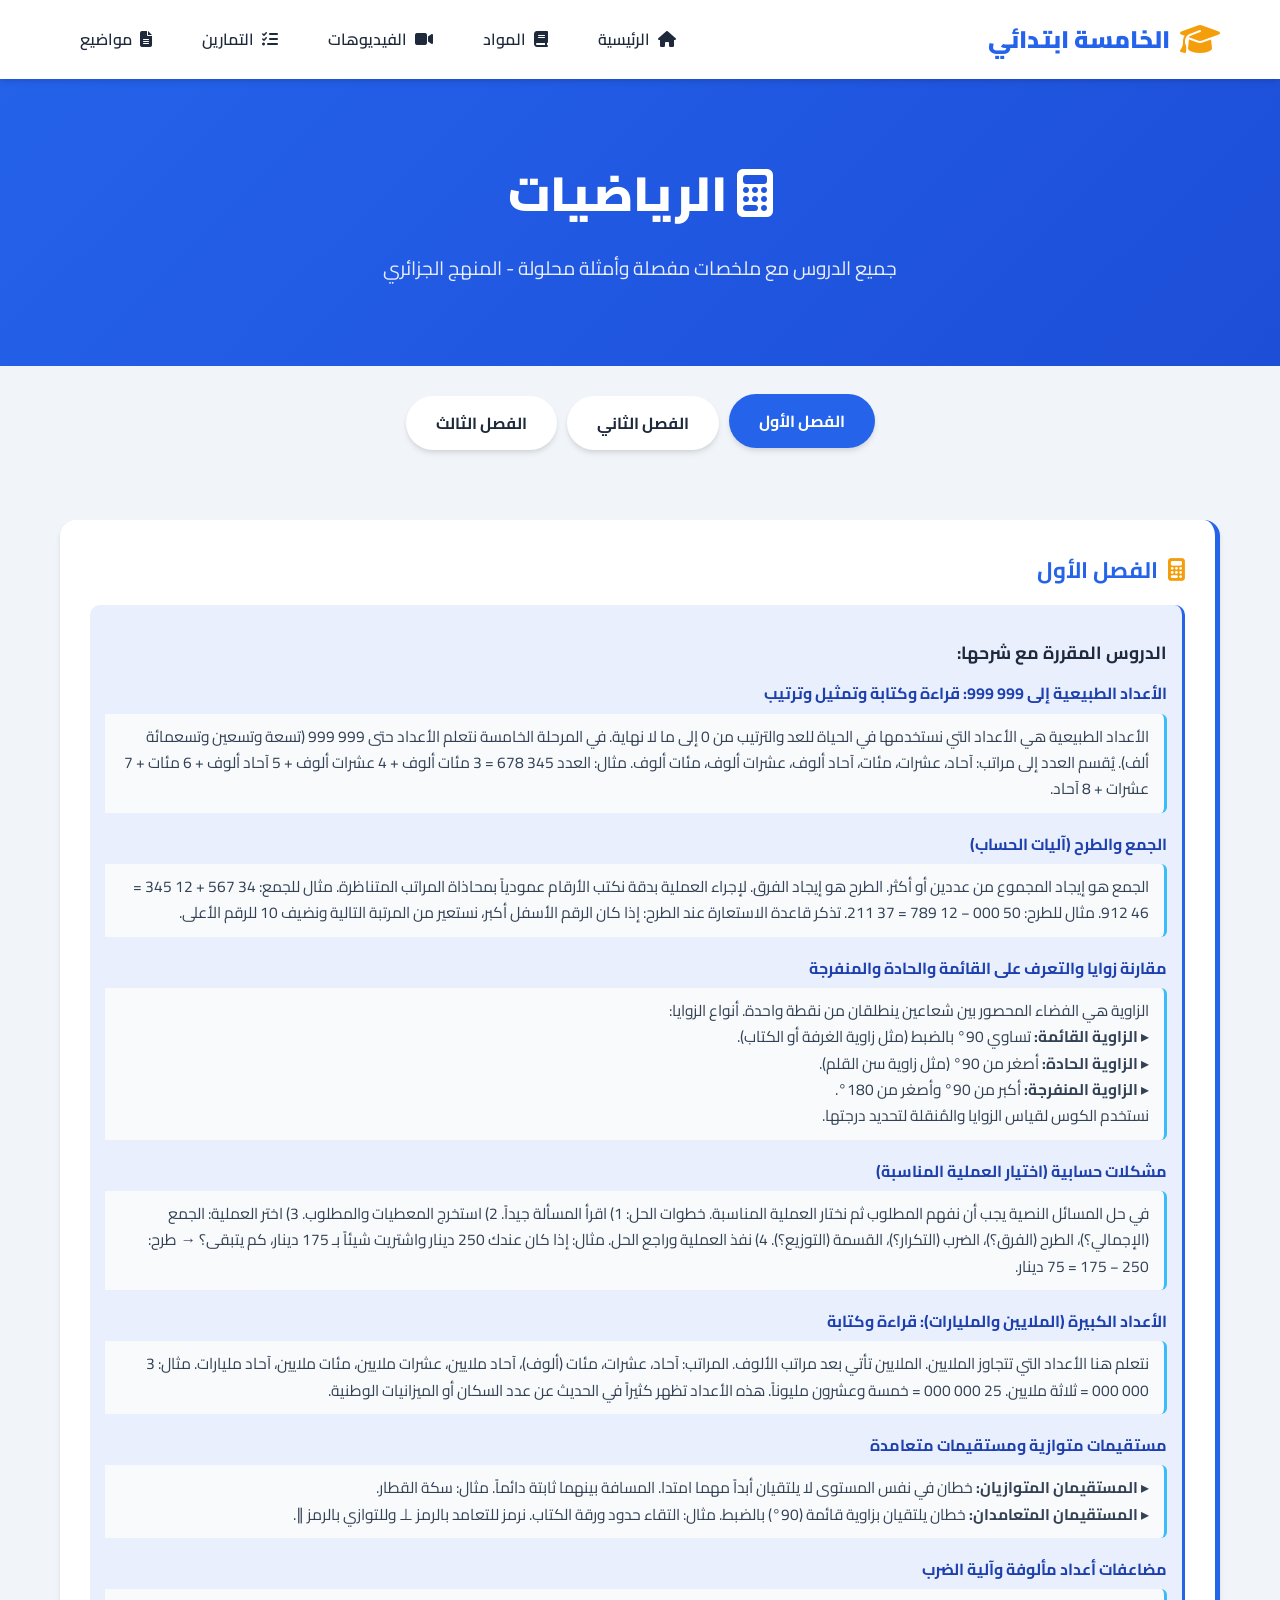
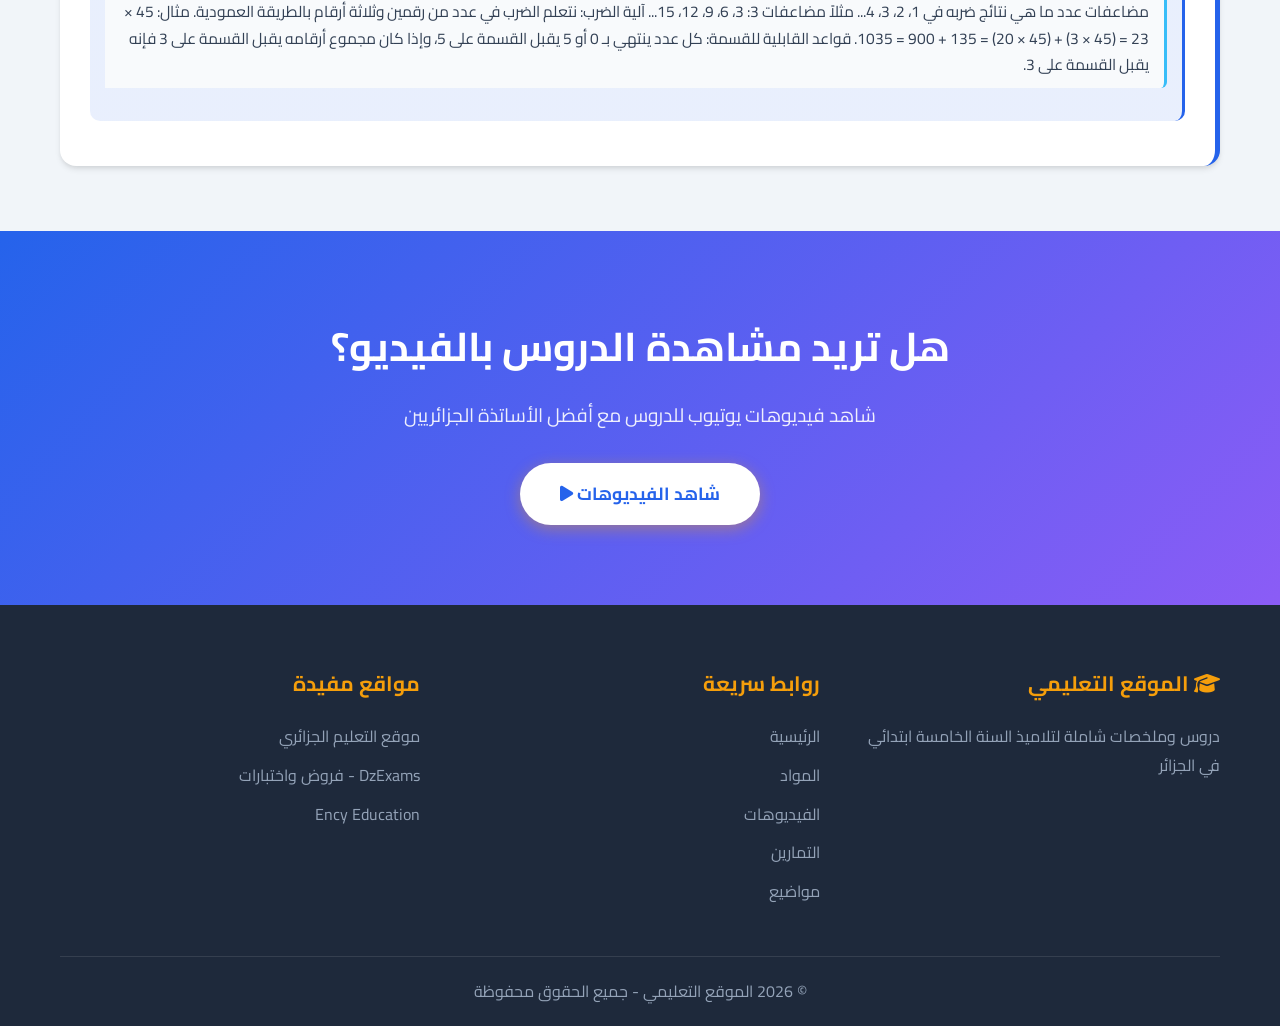
<file: math.html>
<!DOCTYPE html>
<html lang="ar" dir="rtl">
<head>
    <meta charset="UTF-8">
    <meta name="viewport" content="width=device-width, initial-scale=1.0">
    <title>الرياضيات - السنة الخامسة ابتدائي</title>
    <link rel="stylesheet" href="style.css">
    <link href="https://fonts.googleapis.com/css2?family=Cairo:wght@400;600;700;900&display=swap" rel="stylesheet">
    <link rel="stylesheet" href="https://cdnjs.cloudflare.com/ajax/libs/font-awesome/6.4.0/css/all.min.css">
</head>
<body>
    <nav class="navbar">
        <div class="container">
            <a href="index.html" class="logo">
                <i class="fas fa-graduation-cap"></i>
                الخامسة ابتدائي
            </a>
            <ul class="nav-links">
                <li><a href="index.html"><i class="fas fa-home"></i> الرئيسية</a></li>
                <li><a href="subjects.html"><i class="fas fa-book"></i> المواد</a></li>
                <li><a href="videos.html"><i class="fas fa-video"></i> الفيديوهات</a></li>
                <li><a href="tests.html"><i class="fas fa-tasks"></i> التمارين</a></li>
                <li><a href="topics.html"><i class="fas fa-file-alt"></i> مواضيع</a></li>
            </ul>
            <button class="menu-toggle" id="menuToggle">
                <i class="fas fa-bars"></i>
            </button>
        </div>
    </nav>

    <header class="page-header" style="background: linear-gradient(135deg, #2563eb, #1d4ed8);">
        <h1><i class="fas fa-calculator"></i> الرياضيات</h1>
        <p>جميع الدروس مع ملخصات مفصلة وأمثلة محلولة - المنهج الجزائري</p>
    </header>

    <div class="tabs">
        <button class="tab-btn active" data-tab="semester1">الفصل الأول</button>
        <button class="tab-btn" data-tab="semester2">الفصل الثاني</button>
        <button class="tab-btn" data-tab="semester3">الفصل الثالث</button>
    </div>

    <!-- الفصل الأول -->
                <div class="content-section active" data-content="semester1">
        <div class="lesson-card">
            <h3><i class="fas fa-calculator"></i> الفصل الأول</h3>
            <div class="lesson-content">
                <div class="highlight">
                    <h4>الدروس المقررة مع شرحها:</h4>
                    <ul style="list-style: none; padding-right: 0;">
                        <li style="margin-bottom: 18px; line-height: 1.7;">
                            <strong style="color: #1e40af;">الأعداد الطبيعية إلى 999 999: قراءة وكتابة وتمثيل وترتيب</strong>
                            <p style="margin: 6px 0 0 0; color: #334155; font-size: 0.97em; padding: 10px 15px; background: #f8fafc; border-right: 3px solid #38bdf8; border-radius: 0 6px 6px 0;">الأعداد الطبيعية هي الأعداد التي نستخدمها في الحياة للعد والترتيب من 0 إلى ما لا نهاية. في المرحلة الخامسة نتعلم الأعداد حتى 999 999 (تسعة وتسعين وتسعمائة ألف). يُقسم العدد إلى مراتب: آحاد، عشرات، مئات، آحاد ألوف، عشرات ألوف، مئات ألوف. مثال: العدد 345 678 = 3 مئات ألوف + 4 عشرات ألوف + 5 آحاد ألوف + 6 مئات + 7 عشرات + 8 آحاد.</p>
                        </li>
                        <li style="margin-bottom: 18px; line-height: 1.7;">
                            <strong style="color: #1e40af;">الجمع والطرح (آليات الحساب)</strong>
                            <p style="margin: 6px 0 0 0; color: #334155; font-size: 0.97em; padding: 10px 15px; background: #f8fafc; border-right: 3px solid #38bdf8; border-radius: 0 6px 6px 0;">الجمع هو إيجاد المجموع من عددين أو أكثر. الطرح هو إيجاد الفرق. لإجراء العملية بدقة نكتب الأرقام عمودياً بمحاذاة المراتب المتناظرة. مثال للجمع: 34 567 + 12 345 = 46 912. مثال للطرح: 50 000 − 12 789 = 37 211. تذكر قاعدة الاستعارة عند الطرح: إذا كان الرقم الأسفل أكبر، نستعير من المرتبة التالية ونضيف 10 للرقم الأعلى.</p>
                        </li>
                        <li style="margin-bottom: 18px; line-height: 1.7;">
                            <strong style="color: #1e40af;">مقارنة زوايا والتعرف على القائمة والحادة والمنفرجة</strong>
                            <p style="margin: 6px 0 0 0; color: #334155; font-size: 0.97em; padding: 10px 15px; background: #f8fafc; border-right: 3px solid #38bdf8; border-radius: 0 6px 6px 0;">الزاوية هي الفضاء المحصور بين شعاعين ينطلقان من نقطة واحدة. أنواع الزوايا:<br>▸ <b>الزاوية القائمة:</b> تساوي 90° بالضبط (مثل زاوية الغرفة أو الكتاب).<br>▸ <b>الزاوية الحادة:</b> أصغر من 90° (مثل زاوية سن القلم).<br>▸ <b>الزاوية المنفرجة:</b> أكبر من 90° وأصغر من 180°.<br>نستخدم الكوس لقياس الزوايا والمُنقلة لتحديد درجتها.</p>
                        </li>
                        <li style="margin-bottom: 18px; line-height: 1.7;">
                            <strong style="color: #1e40af;">مشكلات حسابية (اختيار العملية المناسبة)</strong>
                            <p style="margin: 6px 0 0 0; color: #334155; font-size: 0.97em; padding: 10px 15px; background: #f8fafc; border-right: 3px solid #38bdf8; border-radius: 0 6px 6px 0;">في حل المسائل النصية يجب أن نفهم المطلوب ثم نختار العملية المناسبة. خطوات الحل: 1) اقرأ المسألة جيداً. 2) استخرج المعطيات والمطلوب. 3) اختر العملية: الجمع (الإجمالي؟)، الطرح (الفرق؟)، الضرب (التكرار؟)، القسمة (التوزيع؟). 4) نفذ العملية وراجع الحل. مثال: إذا كان عندك 250 دينار واشتريت شيئاً بـ 175 دينار، كم يتبقى؟ → طرح: 250 − 175 = 75 دينار.</p>
                        </li>
                        <li style="margin-bottom: 18px; line-height: 1.7;">
                            <strong style="color: #1e40af;">الأعداد الكبيرة (الملايين والمليارات): قراءة وكتابة</strong>
                            <p style="margin: 6px 0 0 0; color: #334155; font-size: 0.97em; padding: 10px 15px; background: #f8fafc; border-right: 3px solid #38bdf8; border-radius: 0 6px 6px 0;">نتعلم هنا الأعداد التي تتجاوز الملايين. الملايين تأتي بعد مراتب الألوف. المراتب: آحاد، عشرات، مئات (ألوف)، آحاد ملايين، عشرات ملايين، مئات ملايين، آحاد مليارات. مثال: 3 000 000 = ثلاثة ملايين. 25 000 000 = خمسة وعشرون مليوناً. هذه الأعداد تظهر كثيراً في الحديث عن عدد السكان أو الميزانيات الوطنية.</p>
                        </li>
                        <li style="margin-bottom: 18px; line-height: 1.7;">
                            <strong style="color: #1e40af;">مستقيمات متوازية ومستقيمات متعامدة</strong>
                            <p style="margin: 6px 0 0 0; color: #334155; font-size: 0.97em; padding: 10px 15px; background: #f8fafc; border-right: 3px solid #38bdf8; border-radius: 0 6px 6px 0;">▸ <b>المستقيمان المتوازيان:</b> خطان في نفس المستوى لا يلتقيان أبداً مهما امتدا. المسافة بينهما ثابتة دائماً. مثال: سكة القطار.<br>▸ <b>المستقيمان المتعامدان:</b> خطان يلتقيان بزاوية قائمة (90°) بالضبط. مثال: التقاء حدود ورقة الكتاب. نرمز للتعامد بالرمز ⊥ وللتوازي بالرمز ∥.</p>
                        </li>
                        <li style="margin-bottom: 18px; line-height: 1.7;">
                            <strong style="color: #1e40af;">مضاعفات أعداد مألوفة وآلية الضرب</strong>
                            <p style="margin: 6px 0 0 0; color: #334155; font-size: 0.97em; padding: 10px 15px; background: #f8fafc; border-right: 3px solid #38bdf8; border-radius: 0 6px 6px 0;">مضاعفات عدد ما هي نتائج ضربه في 1، 2، 3، 4... مثلاً مضاعفات 3: 3، 6، 9، 12، 15... آلية الضرب: نتعلم الضرب في عدد من رقمين وثلاثة أرقام بالطريقة العمودية. مثال: 45 × 23 = (45 × 3) + (45 × 20) = 135 + 900 = 1035. قواعد القابلية للقسمة: كل عدد ينتهي بـ 0 أو 5 يقبل القسمة على 5، وإذا كان مجموع أرقامه يقبل القسمة على 3 فإنه يقبل القسمة على 3.</p>
                        </li>
                    </ul>
                </div>
            </div>
        </div>
    </div>

    <div class="content-section" data-content="semester2">
        <div class="lesson-card">
            <h3><i class="fas fa-calculator"></i> الفصل الثاني</h3>
            <div class="lesson-content">
                <div class="highlight">
                    <h4>الدروس المقررة مع شرحها:</h4>
                    <ul style="list-style: none; padding-right: 0;">
                        <li style="margin-bottom: 18px; line-height: 1.7;">
                            <strong style="color: #1e40af;">المحيط (محيط المربع والمستطيل)</strong>
                            <p style="margin: 6px 0 0 0; color: #334155; font-size: 0.97em; padding: 10px 15px; background: #f8fafc; border-right: 3px solid #38bdf8; border-radius: 0 6px 6px 0;">المحيط هو مجموع أطوال جميع أضلاع الشكل الهندسي (يعني مسافة التجوال حوله). قوانينه:<br>▸ <b>محيط المربع</b> = الضلع × 4. مثال: ضلعه 5 سم ← محيطه = 5 × 4 = 20 سم.<br>▸ <b>محيط المستطيل</b> = (الطول + العرض) × 2. مثال: طوله 8 سم وعرضه 4 سم ← محيطه = (8+4) × 2 = 24 سم. المحيط يُقاس بوحدات الطول: مم، سم، م، كم.</p>
                        </li>
                        <li style="margin-bottom: 18px; line-height: 1.7;">
                            <strong style="color: #1e40af;">آلية القسمة: قسمة عدد على عدد من رقم واحد ورقمين</strong>
                            <p style="margin: 6px 0 0 0; color: #334155; font-size: 0.97em; padding: 10px 15px; background: #f8fafc; border-right: 3px solid #38bdf8; border-radius: 0 6px 6px 0;">القسمة هي توزيع كمية على أجزاء متساوية. المصطلحات: المقسوم (الكمية الكلية) ÷ المقسوم عليه (عدد الأجزاء) = الحاصل + الباقي. مثال: 47 ÷ 5 = 9 والباقي 2 (لأن 5×9=45 والفرق 47−45=2). لإجراء القسمة على عدد من رقمين نستخدم طريقة القسمة الطويلة: نأخذ الأرقام من اليسار ونقسِّم خطوة خطوة حتى ننهي العدد كله.</p>
                        </li>
                        <li style="margin-bottom: 18px; line-height: 1.7;">
                            <strong style="color: #1e40af;">المساحة (مساحة المربع والمستطيل وحدات القياس m²)</strong>
                            <p style="margin: 6px 0 0 0; color: #334155; font-size: 0.97em; padding: 10px 15px; background: #f8fafc; border-right: 3px solid #38bdf8; border-radius: 0 6px 6px 0;">المساحة هي حجم الفضاء الداخلي للشكل (المساحة التي تغطيها). قوانينها:<br>▸ <b>مساحة المربع</b> = الضلع × الضلع. مثال: ضلعه 6 سم ← مساحته = 6×6 = 36 سم².<br>▸ <b>مساحة المستطيل</b> = الطول × العرض. مثال: طوله 10م وعرضه 4م ← مساحته = 40 م².<br>وحدات المساحة: مم²، سم²، دم²، م²، هكتار، كم².</p>
                        </li>
                        <li style="margin-bottom: 18px; line-height: 1.7;">
                            <strong style="color: #1e40af;">الكسور: مفهوم الكسر وقراءته، حصر كسر وتفكيكه</strong>
                            <p style="margin: 6px 0 0 0; color: #334155; font-size: 0.97em; padding: 10px 15px; background: #f8fafc; border-right: 3px solid #38bdf8; border-radius: 0 6px 6px 0;">الكسر يُعبّر عن جزء من كل. يُكتب بشكل: البسط / المقام. البسط = عدد الأجزاء التي أخذناها، المقام = عدد الأجزاء الكلية. مثال: 3/4 تعني أخذنا 3 أجزاء من أصل 4 أجزاء متساوية. حصر كسر: أن نجد بين أي عددين طبيعيين يقع الكسر. مثال: 3/4 محصور بين 0 و 1 لأن 3 < 4. تفكيك الكسر: كتابته كمجموع كسور بسيطة.</p>
                        </li>
                        <li style="margin-bottom: 18px; line-height: 1.7;">
                            <strong style="color: #1e40af;">الأعداد العشرية: الانتقال من كسر عشري إلى عدد عشري، وقراءة وكتابة الأعداد العشرية ومكوناتها</strong>
                            <p style="margin: 6px 0 0 0; color: #334155; font-size: 0.97em; padding: 10px 15px; background: #f8fafc; border-right: 3px solid #38bdf8; border-radius: 0 6px 6px 0;">العدد العشري هو عدد فيه جزء صحيح وجزء كسري مفصول بفاصلة. مثال: 3,75 = ثلاثة فاصل خمسة وسبعون. الانتقال من الكسر إلى العدد العشري: 75/100 = 0,75. المكونات: الجزء الصحيح (اليسار) + الفاصلة + الأعشار + المئات (اليمين). مثال: 12,347 = 12 وحدة + 3 أعشار + 4 مئات + 7 آلاف.</p>
                        </li>
                        <li style="margin-bottom: 18px; line-height: 1.7;">
                            <strong style="color: #1e40af;">مقارنة وترتيب أعداد عشرية، جمع وطرح أعداد عشرية</strong>
                            <p style="margin: 6px 0 0 0; color: #334155; font-size: 0.97em; padding: 10px 15px; background: #f8fafc; border-right: 3px solid #38bdf8; border-radius: 0 6px 6px 0;">لمقارنة الأعداد العشرية نبدأ بمقارنة الجزء الصحيح أولاً. إذا تساوى ننظر في الأعشار ثم المئات. مثال: 3,45 أو 3,5؟ الجزء الصحيح متساوٍ، 4 عشرات مقابل 5 عشرات → 3,5 > 3,45. لجمع الأعداد العشرية وطرحها نرتب الفواصل فوق بعضها تماماً ليكون كل رقم في نفس المرتبة، مثال: 4,5 + 2,35 = 6,85.</p>
                        </li>
                    </ul>
                </div>
            </div>
        </div>
    </div>

    <div class="content-section" data-content="semester3">
        <div class="lesson-card">
            <h3><i class="fas fa-calculator"></i> الفصل الثالث</h3>
            <div class="lesson-content">
                <div class="highlight">
                    <h4>الدروس المقررة مع شرحها:</h4>
                    <ul style="list-style: none; padding-right: 0;">
                        <li style="margin-bottom: 18px; line-height: 1.7;">
                            <strong style="color: #1e40af;">ضرب عدد عشري في عدد طبيعي، وفي (10، 100، 1000)</strong>
                            <p style="margin: 6px 0 0 0; color: #334155; font-size: 0.97em; padding: 10px 15px; background: #f8fafc; border-right: 3px solid #38bdf8; border-radius: 0 6px 6px 0;">لضرب عدد عشري في عدد طبيعي نضرب كما في الأعداد الطبيعية ثم نضع الفاصلة. مثال: 2,3 × 4 = 9,2. قواعد ذهنية سريعة:<br>▸ الضرب في 10: نحرك الفاصلة خطوة واحدة 'لليمين': 2,5 × 10 = 25.<br>▸ الضرب في 100: خطوتان لليمين: 2,5 × 100 = 250.<br>▸ الضرب في 1000: ثلاث خطوات لليمين: 2,5 × 1000 = 2500. وهذا العكس بالنسبة للقسمة.</p>
                        </li>
                        <li style="margin-bottom: 18px; line-height: 1.7;">
                            <strong style="color: #1e40af;">تناسبية (1): الجداول والبحث عن معامل التناسبية وتناسبية (2): النسبة المئوية</strong>
                            <p style="margin: 6px 0 0 0; color: #334155; font-size: 0.97em; padding: 10px 15px; background: #f8fafc; border-right: 3px solid #38bdf8; border-radius: 0 6px 6px 0;">التناسبية هي علاقة بين كميتين تتغيران بطريقة ثابتة. معامل التناسبية k = y ÷ x (هو نفسه في كل الأعمدة). مثال: سعر 3 كتب = 90 دج → k = 90÷3 = 30 دج للكتاب. النسبة المئوية: تعبّر عن جزء من 100. مثال: 25% = 25/100 = ربع. لحساب 20% من 500: 500 × 20 ÷ 100 = 100.</p>
                        </li>
                        <li style="margin-bottom: 18px; line-height: 1.7;">
                            <strong style="color: #1e40af;">قياس مدد: التحويل بين الساعات والدقائق والثواني، حساب وقت الانطلاق، الوصول، والمدة المستغرقة</strong>
                            <p style="margin: 6px 0 0 0; color: #334155; font-size: 0.97em; padding: 10px 15px; background: #f8fafc; border-right: 3px solid #38bdf8; border-radius: 0 6px 6px 0;">وحدات الزمن: 1 دقيقة = 60 ثانية، 1 ساعة = 60 دقيقة، 1 يوم = 24 ساعة.<br>تحويل: 2 ساعة و30 دقيقة = 150 دقيقة. حساب المدة: إذا انطلق قطار الساعة 08:15 ووصل الساعة 11:45 → المدة = 11:45 − 08:15 = 3 ساعات و30 دقيقة. حساب وقت الوصول: انطلاق 09:00 + مدة 2س45د = وصول 11:45.</p>
                        </li>
                        <li style="margin-bottom: 18px; line-height: 1.7;">
                            <strong style="color: #1e40af;">المجسمات (التعرف على المكعب، بلاطة قائمة، الهرم، الأسطوانة)</strong>
                            <p style="margin: 6px 0 0 0; color: #334155; font-size: 0.97em; padding: 10px 15px; background: #f8fafc; border-right: 3px solid #38bdf8; border-radius: 0 6px 6px 0;">المجسمات هي الأشكال ثلاثية الأبعاد. أنواعها:<br>▸ <b>المكعب:</b> 6 أوجه مربعة متساوية، 12 حرفاً، 8 رؤوس. مثاله: مكعب السكر.<br>▸ <b>البلاطة القائمة (المتوازي):</b> 6 أوجه مستطيلة (2 منها متساويان). مثاله: علبة المناديل.<br>▸ <b>الهرم:</b> قاعدة مضلعة وأوجه مثلثية تلتقي في رأس واحد. مثاله: أهرامات مصر.<br>▸ <b>الأسطوانة:</b> وجهان دائريان وسطح جانبي. مثاله: علبة الفلفل.</p>
                        </li>
                        <li style="margin-bottom: 18px; line-height: 1.7;">
                            <strong style="color: #1e40af;">وحدات قياس الكتل والسعات والأطوال (تحويلات ومقارنات)</strong>
                            <p style="margin: 6px 0 0 0; color: #334155; font-size: 0.97em; padding: 10px 15px; background: #f8fafc; border-right: 3px solid #38bdf8; border-radius: 0 6px 6px 0;">▸ <b>الأطوال:</b> كم > هكتومتر > دكامتر > م > دسيمتر > سم > ملم. لتحويل من كبير لصغير: نضرب في 10 لكل درجة. مثال: 3 م = 300 سم.<br>▸ <b>الكتل:</b> طن > كغ > غ > ملغ. 1 كغ = 1000 غ.<br>▸ <b>السعات:</b> هكتوليتر > دكاليتر > لتر > دسيليتر > سل > ملل. 1 لتر = 100 سل. الجداول التحويلية ضرورية لحل أي مسألة تتعلق بالقياس.</p>
                        </li>
                    </ul>
                </div>
            </div>
        </div>
    </div>

    <section class="cta-section">
        <div class="container">
            <h2>هل تريد مشاهدة الدروس بالفيديو؟</h2>
            <p>شاهد فيديوهات يوتيوب للدروس مع أفضل الأساتذة الجزائريين</p>
            <a href="videos.html" class="btn-primary">شاهد الفيديوهات <i class="fas fa-play"></i></a>
        </div>
    </section>

    <footer>
        <div class="container">
            <div class="footer-content">
                <div class="footer-section">
                    <h3><i class="fas fa-graduation-cap"></i> الموقع التعليمي</h3>
                    <p>دروس وملخصات شاملة لتلاميذ السنة الخامسة ابتدائي في الجزائر</p>
                </div>
                <div class="footer-section">
                    <h3>روابط سريعة</h3>
                    <ul>
                        <li><a href="index.html">الرئيسية</a></li>
                        <li><a href="subjects.html">المواد</a></li>
                        <li><a href="videos.html">الفيديوهات</a></li>
                        <li><a href="tests.html">التمارين</a></li>
                        <li><a href="topics.html">مواضيع</a></li>
                    </ul>
                </div>
                <div class="footer-section">
                    <h3>مواقع مفيدة</h3>
                    <ul>
                        <li><a href="https://educationdz.com/primaire/5ap" target="_blank">موقع التعليم الجزائري</a></li>
                        <li><a href="https://www.dzexams.com/ar/5ap" target="_blank">DzExams - فروض واختبارات</a></li>
                        <li><a href="https://www.ency-education.net/5ap" target="_blank">Ency Education</a></li>
                    </ul>
                </div>
            </div>
            <div class="footer-bottom">
                <p>&copy; 2026 الموقع التعليمي - جميع الحقوق محفوظة</p>
            </div>
        </div>
    </footer>

    <script src="script.js"></script>
</body>
</html>
</file>
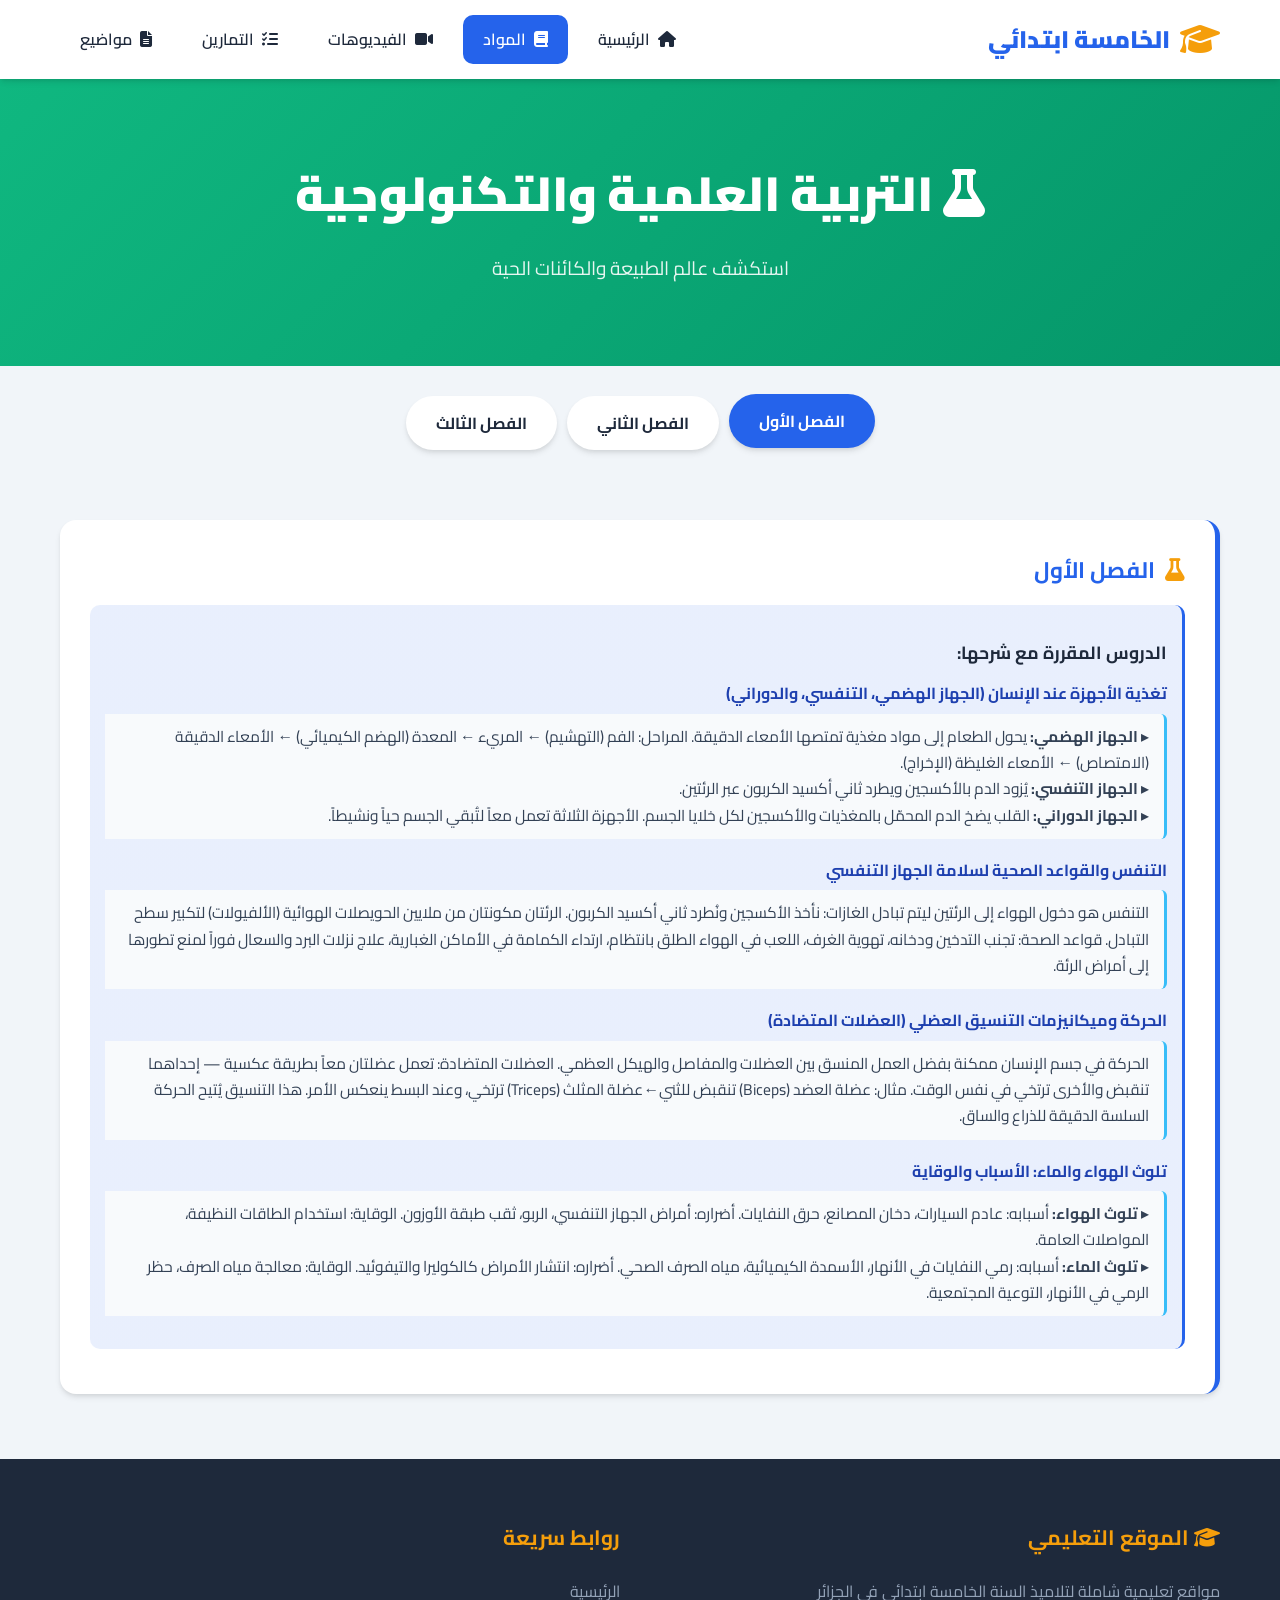
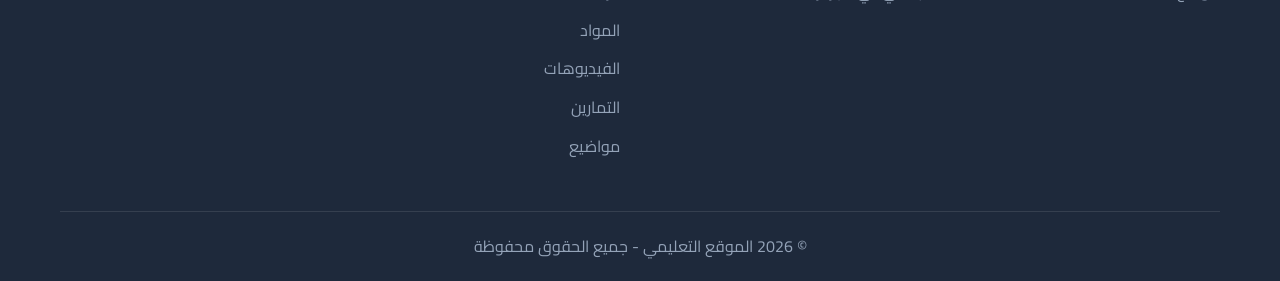
<file: science.html>
<!DOCTYPE html>
<html lang="ar" dir="rtl">
<head>
    <meta charset="UTF-8">
    <meta name="viewport" content="width=device-width, initial-scale=1.0">
    <title>التربية العلمية والتكنولوجية - السنة الخامسة ابتدائي</title>
    <link rel="stylesheet" href="style.css">
    <link href="https://fonts.googleapis.com/css2?family=Cairo:wght@400;600;700;900&display=swap" rel="stylesheet">
    <link rel="stylesheet" href="https://cdnjs.cloudflare.com/ajax/libs/font-awesome/6.4.0/css/all.min.css">
</head>
<body>
    <nav class="navbar">
        <div class="container">
            <a href="index.html" class="logo">
                <i class="fas fa-graduation-cap"></i>
                الخامسة ابتدائي
            </a>
            <ul class="nav-links">
                <li><a href="index.html"><i class="fas fa-home"></i> الرئيسية</a></li>
                <li><a href="subjects.html" class="active"><i class="fas fa-book"></i> المواد</a></li>
                <li><a href="videos.html"><i class="fas fa-video"></i> الفيديوهات</a></li>
                <li><a href="tests.html"><i class="fas fa-tasks"></i> التمارين</a></li>
                <li><a href="topics.html"><i class="fas fa-file-alt"></i> مواضيع</a></li>
            </ul>
            <button class="menu-toggle" id="menuToggle">
                <i class="fas fa-bars"></i>
            </button>
        </div>
    </nav>

    <header class="page-header" style="background: linear-gradient(135deg, #10b981, #059669);">
        <h1><i class="fas fa-flask"></i> التربية العلمية والتكنولوجية</h1>
        <p>استكشف عالم الطبيعة والكائنات الحية</p>
    </header>

    <div class="tabs">
        <button class="tab-btn active" data-tab="semester1">الفصل الأول</button>
        <button class="tab-btn" data-tab="semester2">الفصل الثاني</button>
        <button class="tab-btn" data-tab="semester3">الفصل الثالث</button>
    </div>

                    <div class="content-section active" data-content="semester1">
        <div class="lesson-card">
            <h3><i class="fas fa-flask"></i> الفصل الأول</h3>
            <div class="lesson-content">
                <div class="highlight">
                    <h4>الدروس المقررة مع شرحها:</h4>
                    <ul style="list-style: none; padding-right: 0;">
                        <li style="margin-bottom: 18px; line-height: 1.7;">
                            <strong style="color: #1e40af;">تغذية الأجهزة عند الإنسان (الجهاز الهضمي، التنفسي، والدوراني)</strong>
                            <p style="margin: 6px 0 0 0; color: #334155; font-size: 0.97em; padding: 10px 15px; background: #f8fafc; border-right: 3px solid #38bdf8; border-radius: 0 6px 6px 0;">▸ <b>الجهاز الهضمي:</b> يحول الطعام إلى مواد مغذية تمتصها الأمعاء الدقيقة. المراحل: الفم (التهشيم) ← المريء ← المعدة (الهضم الكيميائي) ← الأمعاء الدقيقة (الامتصاص) ← الأمعاء الغليظة (الإخراج).<br>▸ <b>الجهاز التنفسي:</b> يُزود الدم بالأكسجين ويطرد ثاني أكسيد الكربون عبر الرئتين.<br>▸ <b>الجهاز الدوراني:</b> القلب يضخ الدم المحمّل بالمغذيات والأكسجين لكل خلايا الجسم. الأجهزة الثلاثة تعمل معاً لتُبقي الجسم حياً ونشيطاً.</p>
                        </li>
                        <li style="margin-bottom: 18px; line-height: 1.7;">
                            <strong style="color: #1e40af;">التنفس والقواعد الصحية لسلامة الجهاز التنفسي</strong>
                            <p style="margin: 6px 0 0 0; color: #334155; font-size: 0.97em; padding: 10px 15px; background: #f8fafc; border-right: 3px solid #38bdf8; border-radius: 0 6px 6px 0;">التنفس هو دخول الهواء إلى الرئتين ليتم تبادل الغازات: نأخذ الأكسجين ونُطرد ثاني أكسيد الكربون. الرئتان مكونتان من ملايين الحويصلات الهوائية (الألفيولات) لتكبير سطح التبادل. قواعد الصحة: تجنب التدخين ودخانه، تهوية الغرف، اللعب في الهواء الطلق بانتظام، ارتداء الكمامة في الأماكن الغبارية، علاج نزلات البرد والسعال فوراً لمنع تطورها إلى أمراض الرئة.</p>
                        </li>
                        <li style="margin-bottom: 18px; line-height: 1.7;">
                            <strong style="color: #1e40af;">الحركة وميكانيزمات التنسيق العضلي (العضلات المتضادة)</strong>
                            <p style="margin: 6px 0 0 0; color: #334155; font-size: 0.97em; padding: 10px 15px; background: #f8fafc; border-right: 3px solid #38bdf8; border-radius: 0 6px 6px 0;">الحركة في جسم الإنسان ممكنة بفضل العمل المنسق بين العضلات والمفاصل والهيكل العظمي. العضلات المتضادة: تعمل عضلتان معاً بطريقة عكسية — إحداهما تنقبض والأخرى ترتخي في نفس الوقت. مثال: عضلة العضد (Biceps) تنقبض للثني←عضلة المثلث (Triceps) ترتخي، وعند البسط ينعكس الأمر. هذا التنسيق يُتيح الحركة السلسة الدقيقة للذراع والساق.</p>
                        </li>
                        <li style="margin-bottom: 18px; line-height: 1.7;">
                            <strong style="color: #1e40af;">تلوث الهواء والماء: الأسباب والوقاية</strong>
                            <p style="margin: 6px 0 0 0; color: #334155; font-size: 0.97em; padding: 10px 15px; background: #f8fafc; border-right: 3px solid #38bdf8; border-radius: 0 6px 6px 0;">▸ <b>تلوث الهواء:</b> أسبابه: عادم السيارات، دخان المصانع، حرق النفايات. أضراره: أمراض الجهاز التنفسي، الربو، ثقب طبقة الأوزون. الوقاية: استخدام الطاقات النظيفة، المواصلات العامة.<br>▸ <b>تلوث الماء:</b> أسبابه: رمي النفايات في الأنهار، الأسمدة الكيميائية، مياه الصرف الصحي. أضراره: انتشار الأمراض كالكوليرا والتيفوئيد. الوقاية: معالجة مياه الصرف، حظر الرمي في الأنهار، التوعية المجتمعية.</p>
                        </li>
                    </ul>
                </div>
            </div>
        </div>
    </div>

    <div class="content-section" data-content="semester2">
        <div class="lesson-card">
            <h3><i class="fas fa-flask"></i> الفصل الثاني</h3>
            <div class="lesson-content">
                <div class="highlight">
                    <h4>الدروس المقررة مع شرحها:</h4>
                    <ul style="list-style: none; padding-right: 0;">
                        <li style="margin-bottom: 18px; line-height: 1.7;">
                            <strong style="color: #1e40af;">النبات الأخضر: امتصاص الماء والأملاح المعدنية (العناصر الضرورية)</strong>
                            <p style="margin: 6px 0 0 0; color: #334155; font-size: 0.97em; padding: 10px 15px; background: #f8fafc; border-right: 3px solid #38bdf8; border-radius: 0 6px 6px 0;">النبات الأخضر يعيش ويكبر بفضل عمليتين رئيسيتين: 1) امتصاص الماء والأملاح المعدنية من التربة عبر الجذور (النسغ الخام). 2) إنتاج الغذاء في الأوراق عبر عملية البناء الضوئي باستخدام ضوء الشمس وثاني أكسيد الكربون والماء (النسغ النضيج). العناصر الضرورية للنبات: الحديد (اخضرار الأوراق)، الآزوت (النمو)، الفسفور (نمو الجذور). الأسمدة الطبيعية والكيميائية تُعوّض النقص في هذه العناصر.</p>
                        </li>
                        <li style="margin-bottom: 18px; line-height: 1.7;">
                            <strong style="color: #1e40af;">تكاثر النباتات ذات الأزهار (الإنتاش، التلقيح، وتكون البذور)</strong>
                            <p style="margin: 6px 0 0 0; color: #334155; font-size: 0.97em; padding: 10px 15px; background: #f8fafc; border-right: 3px solid #38bdf8; border-radius: 0 6px 6px 0;">1) <b>التلقيح:</b> نقل حبوب اللقاح من المأبر (أعضاء التذكير) إلى الميسم (أعضاء التأنيث) بواسطة الريح أو الحشرات أو الماء. 2) <b>الإخصاب:</b> اندماج الخلية الذكرية مع البويضة لتشكيل البُذرة. 3) <b>تكون الثمرة:</b> المبيض يتطور ليصبح ثمرة تحمي البذور. 4) <b>الإنتاش:</b> انطلاق نمو البذرة بوجود الماء والحرارة والهواء لتظهر النبتة الصغيرة.</p>
                        </li>
                        <li style="margin-bottom: 18px; line-height: 1.7;">
                            <strong style="color: #1e40af;">تكاثر النباتات عديمة الأزهار</strong>
                            <p style="margin: 6px 0 0 0; color: #334155; font-size: 0.97em; padding: 10px 15px; background: #f8fafc; border-right: 3px solid #38bdf8; border-radius: 0 6px 6px 0;">بعض النباتات لا تُنتج بذوراً وتتكاثر بطرق خضرية (لا جنسية):<br>▸ <b>العُقل (الخُصلات):</b> قطع ساقية تُغرس في التربة فتُنتج جذوراً جديدة (مثل الورد).<br>▸ <b>الأبصال:</b> أجزاء سميكة تحت الأرض مثل البصل والثوم والتيوليب.<br>▸ <b>الأرزاق (الريزومات):</b> سيقان أفقية تحت الأرض مثل القمح والنجيل.<br>▸ <b>اللقائح الخضرية:</b> كالفراولة التي تُمد خيوطاً تُنتج نباتات جديدة مماثلة لها تماماً.</p>
                        </li>
                        <li style="margin-bottom: 18px; line-height: 1.7;">
                            <strong style="color: #1e40af;">تكيف النباتات مع وسطها (مقاومة الجفاف في المناطق الصحراوية)</strong>
                            <p style="margin: 6px 0 0 0; color: #334155; font-size: 0.97em; padding: 10px 15px; background: #f8fafc; border-right: 3px solid #38bdf8; border-radius: 0 6px 6px 0;">النباتات الصحراوية طوّرت ميزات رائعة لتبقى حية في ظروف قاسية جداً:<br>▸ <b>الجذور العميقة:</b> تمتد عشرات الأمتار للوصول لمياه الطبقات الجوفية.<br>▸ <b>أوراق شوكية:</b> الأشواك بدل الأوراق تُقلل التبخّر الشديد.<br>▸ <b>ساق سميكة:</b> النباتات الرقيقة تخزّن الماء في سيقانها (كالصبار Cactus).<br>▸ <b>الشمع الواقي:</b> طبقة شمعية تُغطي الأوراق تُقلل ضياع الماء. هذه التكيفات تُعلمنا أن الحياة تجد دائماً طريقها للاستمرار.</p>
                        </li>
                    </ul>
                </div>
            </div>
        </div>
    </div>

    <div class="content-section" data-content="semester3">
        <div class="lesson-card">
            <h3><i class="fas fa-flask"></i> الفصل الثالث</h3>
            <div class="lesson-content">
                <div class="highlight">
                    <h4>الدروس المقررة مع شرحها:</h4>
                    <ul style="list-style: none; padding-right: 0;">
                        <li style="margin-bottom: 18px; line-height: 1.7;">
                            <strong style="color: #1e40af;">الكهرباء في حياتنا: الدارة الكهربائية البسيطة وقواعد الأمن الكهربائي</strong>
                            <p style="margin: 6px 0 0 0; color: #334155; font-size: 0.97em; padding: 10px 15px; background: #f8fafc; border-right: 3px solid #38bdf8; border-radius: 0 6px 6px 0;">الدارة الكهربائية البسيطة تتكون من: مولّد (بطارية) + أسلاك توصيل + مستهلك (مصباح أو محرك) + قاطع (مفتاح). الكهرباء تسري دائماً في دارة مغلقة. إذا انقطع الخط في أي مكان توقف التيار. قواعد الأمن الكهربائي: لا تلمس الأسلاك المتضررة أو المكشوفة. لا تُدخل الأجسام المعدنية في المقابس. ابتعد عن الأعمدة الكهربائية. لا تستخدم الأجهزة الكهربائية بيد مبللة. الماء موصل للكهرباء ويُسبّب الصعق.</p>
                        </li>
                        <li style="margin-bottom: 18px; line-height: 1.7;">
                            <strong style="color: #1e40af;">الكتلة والحجم (العلاقة والقياس وأدوات القياس)</strong>
                            <p style="margin: 6px 0 0 0; color: #334155; font-size: 0.97em; padding: 10px 15px; background: #f8fafc; border-right: 3px solid #38bdf8; border-radius: 0 6px 6px 0;">▸ <b>الكتلة:</b> كمية المادة في جسم ما. تُقاس بـ الكيلوغرام (كغ) أو الغرام (غ). أداة القياس: الميزان. الكتلة لا تتغير بتغير الموضع.<br>▸ <b>الحجم:</b> الحيز الذي يشغله الجسم في الفضاء. تُقاس بـ سم³ أو لتر (ل) أو مل. أداة القياس: المخبار المدرّج (للسوائل). لقياس حجم جسم لا منتظم نغمسه في سائل ونقيس الفرق في المستوى.<br>▸ <b>العلاقة:</b> جسمان بنفس الحجم قد يختلفان في الكتلة (الحديد أثقل من الخشب بنفس الحجم) وهذا ما يُسمى الكثافة.</p>
                        </li>
                        <li style="margin-bottom: 18px; line-height: 1.7;">
                            <strong style="color: #1e40af;">الهواء غاز (خصائصه، انضغاطه، وتمدده)</strong>
                            <p style="margin: 6px 0 0 0; color: #334155; font-size: 0.97em; padding: 10px 15px; background: #f8fafc; border-right: 3px solid #38bdf8; border-radius: 0 6px 6px 0;">الهواء غاز حقيقي له خصائص فيزيائية مهمة:<br>▸ <b>له كتلة:</b> الهواء الساخن أخف من الهواء البارد لأن يتمدد وكثافته تنخفض (هذا أساس عمل المنطاد).<br>▸ <b>قابل للانضغاط:</b> يمكن ضغطه في حيز أصغر (هذا أساس عمل الإطارات وخراطيم الإسعاف).<br>▸ <b>يتمدد بالحرارة:</b> كلما ارتفعت درجة الحرارة زاد حجم الهواء. التجارب المحلية: نلاحظ تمدد بالون قريب من مصدر حرارة، وانكماشه في الماء البارد.</p>
                        </li>
                        <li style="margin-bottom: 18px; line-height: 1.7;">
                            <strong style="color: #1e40af;">النفايات وكيفية تدويرها وحماية المحيط</strong>
                            <p style="margin: 6px 0 0 0; color: #334155; font-size: 0.97em; padding: 10px 15px; background: #f8fafc; border-right: 3px solid #38bdf8; border-radius: 0 6px 6px 0;">مشكلة النفايات خطر بيئي حقيقي. الحل في ثلاثة مبادئ:<br>▸ <b>التقليل (Reduce):</b> استهلاك أقل للمواد استهلاكاً مسؤولاً.<br>▸ <b>إعادة الاستخدام (Reuse):</b> إعادة استخدام الأغراض قبل رميها.<br>▸ <b>إعادة التدوير (Recycle):</b> فرز النفايات (البلاستيك، الزجاج، الورق، المعادن) لإعادة تصنيعها. الفرز يبدأ في البيت من صناديق مختلفة الألوان. التدوير يوفر الطاقة ويحمي الأشجار والأنهار ويُقلل التلوث بشكل ملحوظ.</p>
                        </li>
                    </ul>
                </div>
            </div>
        </div>
    </div>

    <footer>
        <div class="container">
            <div class="footer-content">
                <div class="footer-section">
                    <h3><i class="fas fa-graduation-cap"></i> الموقع التعليمي</h3>
                    <p>مواقع تعليمية شاملة لتلاميذ السنة الخامسة ابتدائي في الجزائر</p>
                </div>
                <div class="footer-section">
                    <h3>روابط سريعة</h3>
                    <ul>
                        <li><a href="index.html">الرئيسية</a></li>
                        <li><a href="subjects.html">المواد</a></li>
                        <li><a href="videos.html">الفيديوهات</a></li>
                        <li><a href="tests.html">التمارين</a></li>
                        <li><a href="topics.html">مواضيع</a></li>
                    </ul>
                </div>
            </div>
            <div class="footer-bottom">
                <p>&copy; 2026 الموقع التعليمي - جميع الحقوق محفوظة</p>
            </div>
        </div>
    </footer>

    <script src="script.js"></script>
</body>
</html>
</file>
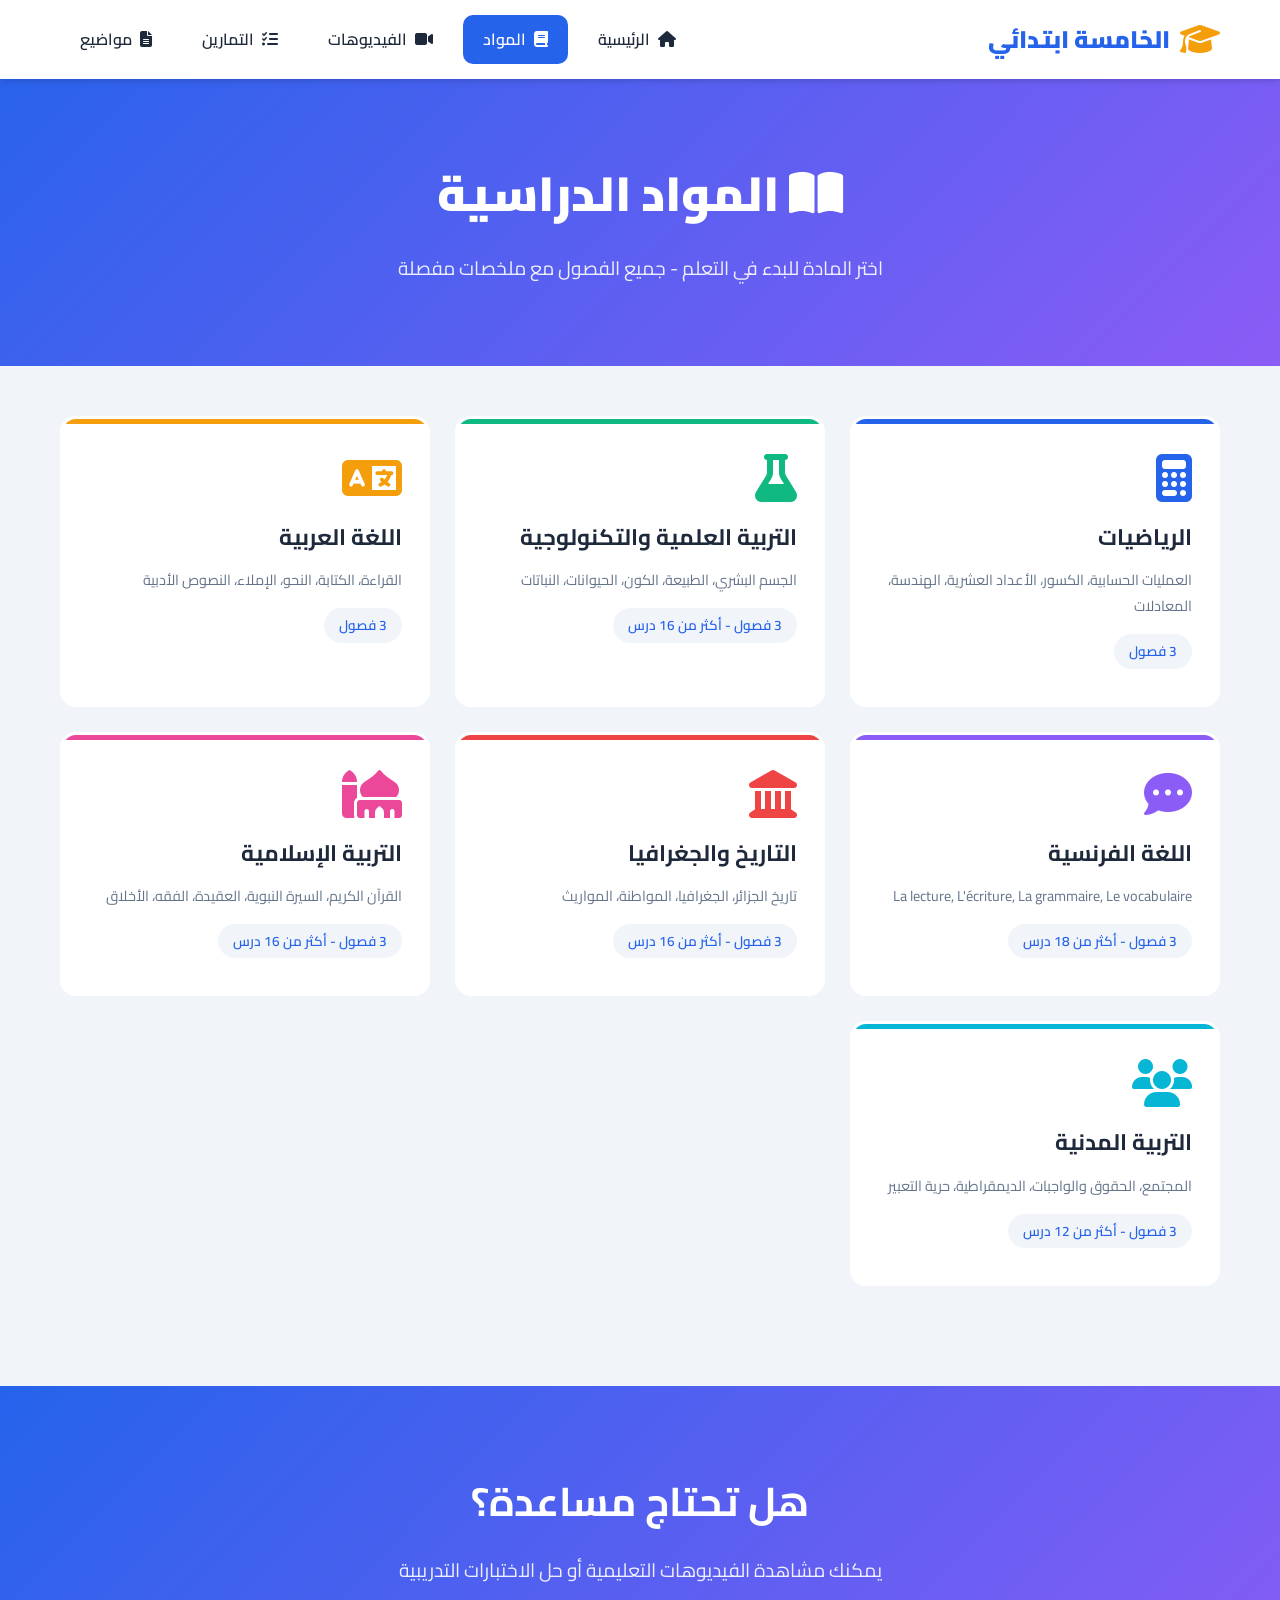
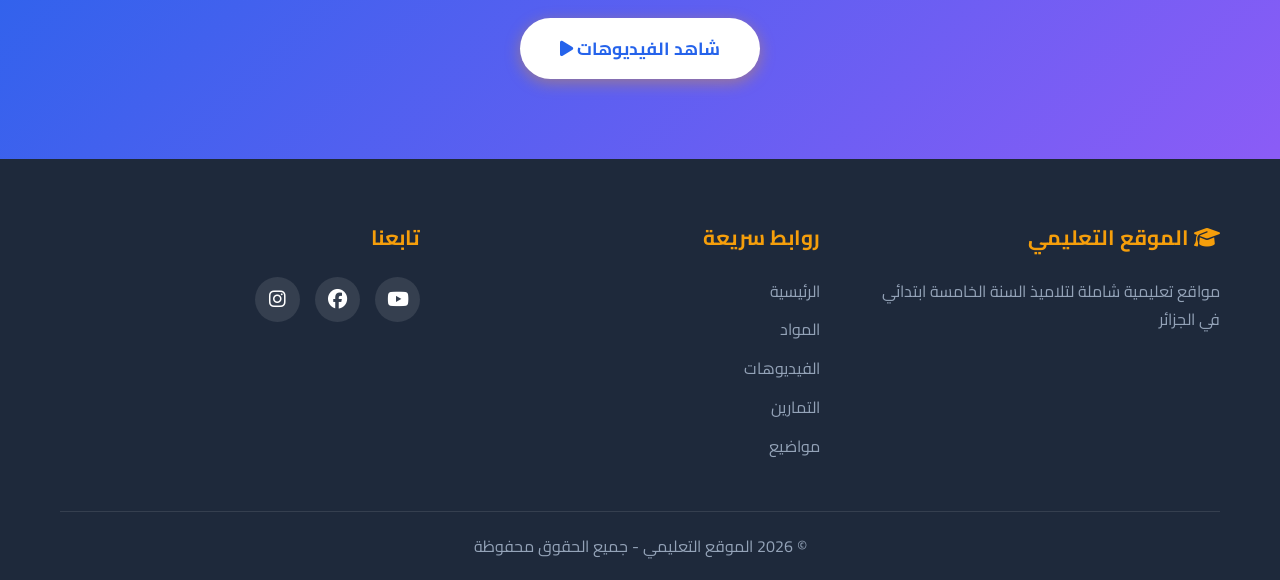
<file: subjects.html>
<!DOCTYPE html>
<html lang="ar" dir="rtl">
<head>
    <meta charset="UTF-8">
    <meta name="viewport" content="width=device-width, initial-scale=1.0">
    <title>المواد الدراسية - السنة الخامسة ابتدائي</title>
    <link rel="stylesheet" href="style.css">
    <link href="https://fonts.googleapis.com/css2?family=Cairo:wght@400;600;700;900&display=swap" rel="stylesheet">
    <link rel="stylesheet" href="https://cdnjs.cloudflare.com/ajax/libs/font-awesome/6.4.0/css/all.min.css">
</head>
<body>
    <nav class="navbar">
        <div class="container">
            <a href="index.html" class="logo">
                <i class="fas fa-graduation-cap"></i>
                الخامسة ابتدائي
            </a>
            <ul class="nav-links">
                <li><a href="index.html"><i class="fas fa-home"></i> الرئيسية</a></li>
                <li><a href="subjects.html" class="active"><i class="fas fa-book"></i> المواد</a></li>
                <li><a href="videos.html"><i class="fas fa-video"></i> الفيديوهات</a></li>
                <li><a href="tests.html"><i class="fas fa-tasks"></i> التمارين</a></li>
                <li><a href="topics.html"><i class="fas fa-file-alt"></i> مواضيع</a></li>
            </ul>
            <button class="menu-toggle" id="menuToggle">
                <i class="fas fa-bars"></i>
            </button>
        </div>
    </nav>

    <header class="page-header">
        <h1><i class="fas fa-book-open"></i> المواد الدراسية</h1>
        <p>اختر المادة للبدء في التعلم - جميع الفصول مع ملخصات مفصلة</p>
    </header>

    <section class="subjects-preview" style="padding-top: 50px;">
        <div class="container">
            <div class="subjects-grid">
                <a href="math.html" class="subject-card math">
                    <i class="fas fa-calculator"></i>
                    <h3>الرياضيات</h3>
                    <p>العمليات الحسابية، الكسور، الأعداد العشرية، الهندسة، المعادلات</p>
                                        <span class="subject-count">3 فصول</span>
                </a>
                <a href="science.html" class="subject-card science">
                    <i class="fas fa-flask"></i>
                    <h3>التربية العلمية والتكنولوجية</h3>
                    <p>الجسم البشري، الطبيعة، الكون، الحيوانات، النباتات</p>
                    <span class="subject-count">3 فصول - أكثر من 16 درس</span>
                </a>
                <a href="arabic.html" class="subject-card arabic">
                    <i class="fas fa-language"></i>
                    <h3>اللغة العربية</h3>
                    <p>القراءة، الكتابة، النحو، الإملاء، النصوص الأدبية</p>
                                        <span class="subject-count">3 فصول</span>
                </a>
                <a href="french.html" class="subject-card french">
                    <i class="fas fa-comment-dots"></i>
                    <h3>اللغة الفرنسية</h3>
                    <p>La lecture, L'écriture, La grammaire, Le vocabulaire</p>
                    <span class="subject-count">3 فصول - أكثر من 18 درس</span>
                </a>
                <a href="history.html" class="subject-card history">
                    <i class="fas fa-landmark"></i>
                    <h3>التاريخ والجغرافيا</h3>
                    <p>تاريخ الجزائر، الجغرافيا، المواطنة، المواريث</p>
                    <span class="subject-count">3 فصول - أكثر من 16 درس</span>
                </a>
                <a href="islamic.html" class="subject-card islamic">
                    <i class="fas fa-mosque"></i>
                    <h3>التربية الإسلامية</h3>
                    <p>القرآن الكريم، السيرة النبوية، العقيدة، الفقه، الأخلاق</p>
                    <span class="subject-count">3 فصول - أكثر من 16 درس</span>
                </a>
                <a href="civic.html" class="subject-card civic">
                    <i class="fas fa-users"></i>
                    <h3>التربية المدنية</h3>
                    <p>المجتمع، الحقوق والواجبات، الديمقراطية، حرية التعبير</p>
                    <span class="subject-count">3 فصول - أكثر من 12 درس</span>
                </a>
            </div>
        </div>
    </section>

    <section class="cta-section">
        <div class="container">
            <h2>هل تحتاج مساعدة؟</h2>
            <p>يمكنك مشاهدة الفيديوهات التعليمية أو حل الاختبارات التدريبية</p>
            <a href="videos.html" class="btn-primary">شاهد الفيديوهات <i class="fas fa-play"></i></a>
        </div>
    </section>

    <footer>
        <div class="container">
            <div class="footer-content">
                <div class="footer-section">
                    <h3><i class="fas fa-graduation-cap"></i> الموقع التعليمي</h3>
                    <p>مواقع تعليمية شاملة لتلاميذ السنة الخامسة ابتدائي في الجزائر</p>
                </div>
                <div class="footer-section">
                    <h3>روابط سريعة</h3>
                    <ul>
                        <li><a href="index.html">الرئيسية</a></li>
                        <li><a href="subjects.html">المواد</a></li>
                        <li><a href="videos.html">الفيديوهات</a></li>
                        <li><a href="tests.html">التمارين</a></li>
                        <li><a href="topics.html">مواضيع</a></li>
                    </ul>
                </div>
                <div class="footer-section">
                    <h3>تابعنا</h3>
                    <div class="social-links">
                        <a href="#"><i class="fab fa-youtube"></i></a>
                        <a href="#"><i class="fab fa-facebook"></i></a>
                        <a href="#"><i class="fab fa-instagram"></i></a>
                    </div>
                </div>
            </div>
            <div class="footer-bottom">
                <p>&copy; 2026 الموقع التعليمي - جميع الحقوق محفوظة</p>
            </div>
        </div>
    </footer>

    <script src="script.js"></script>
</body>
</html>
</file>
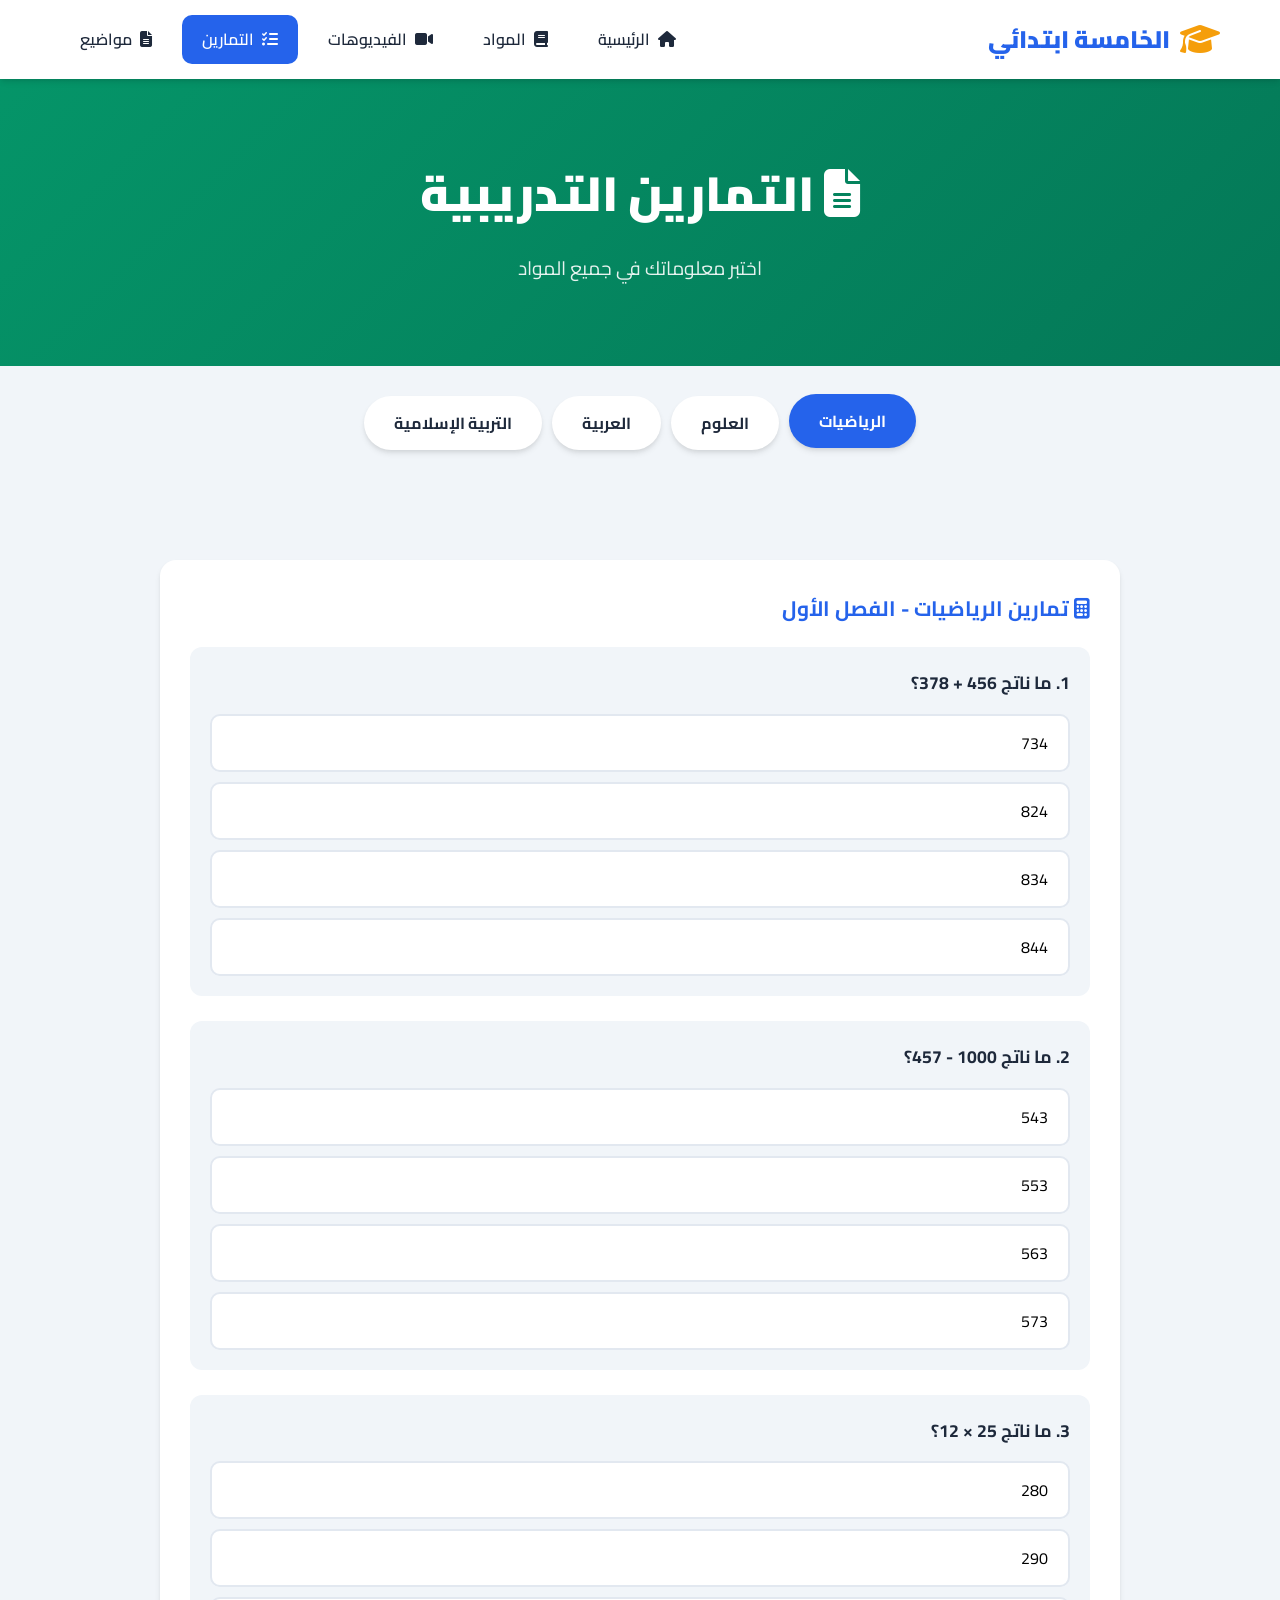
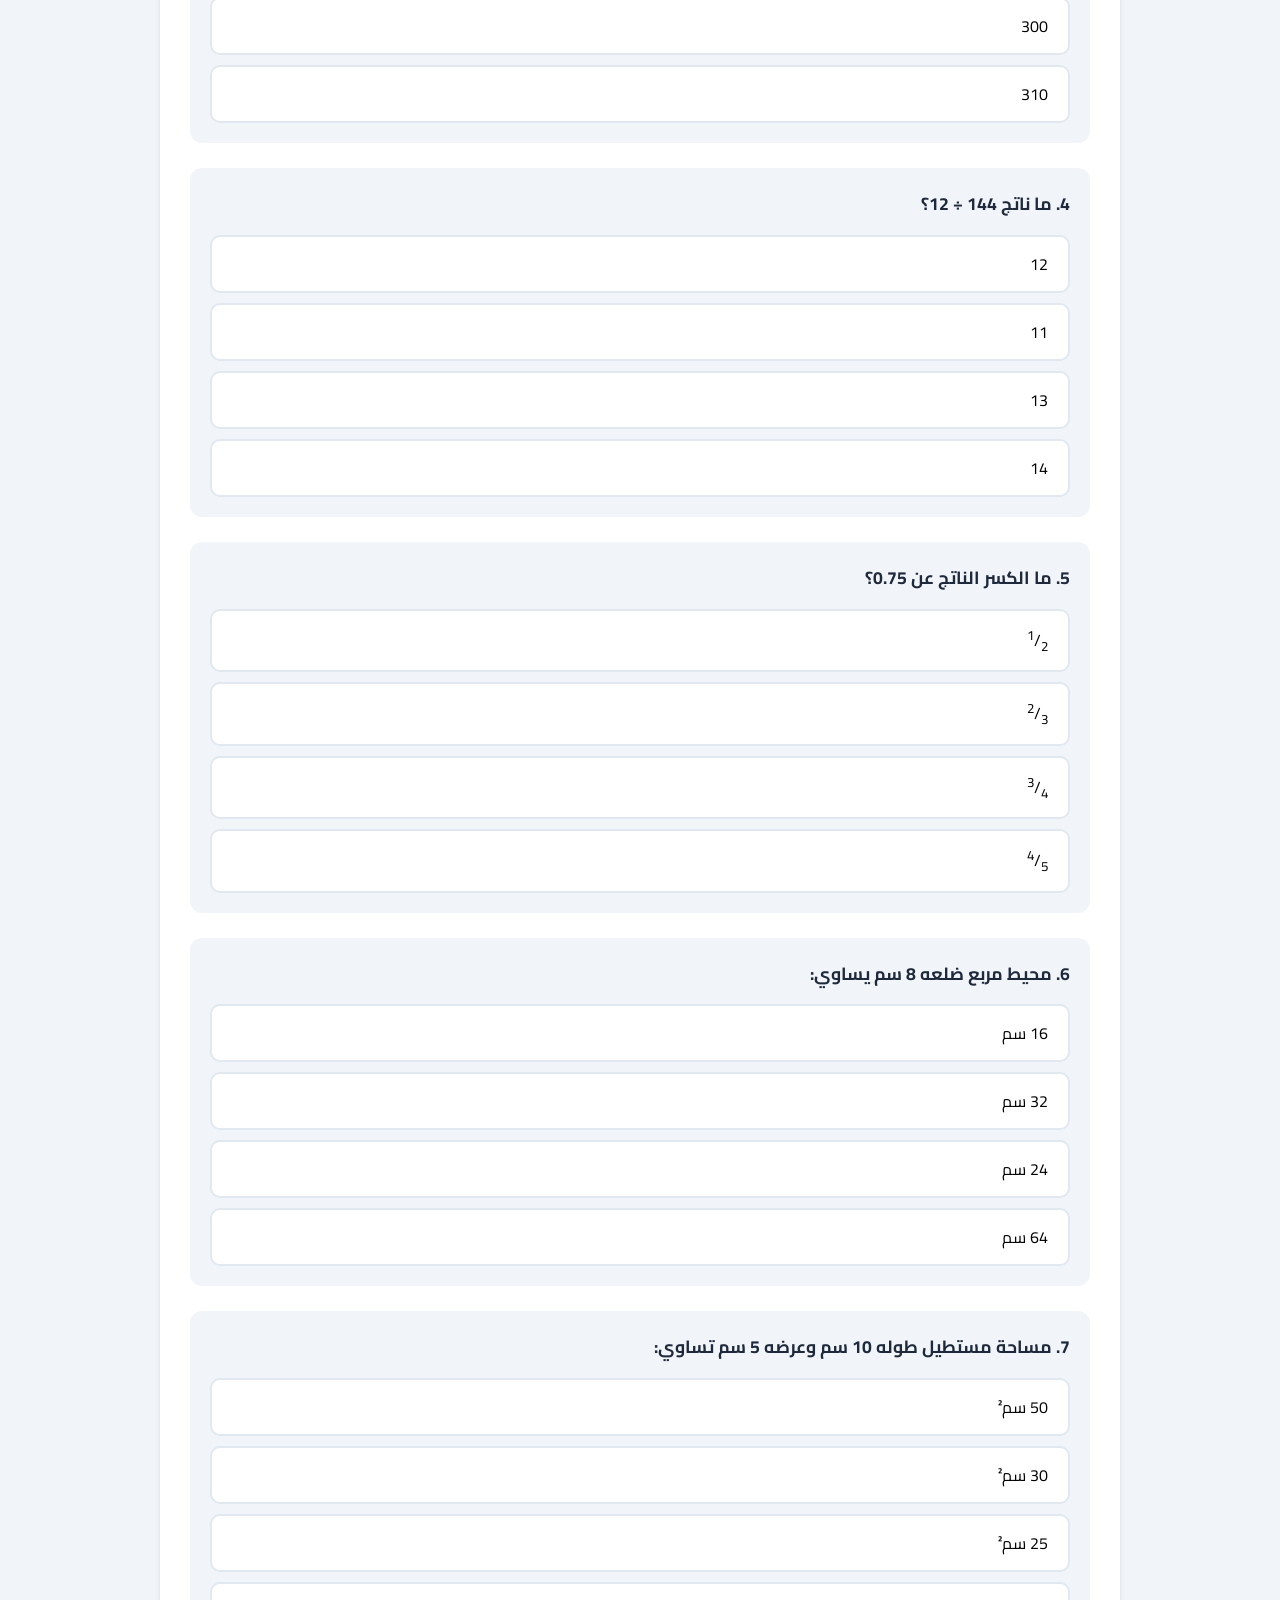
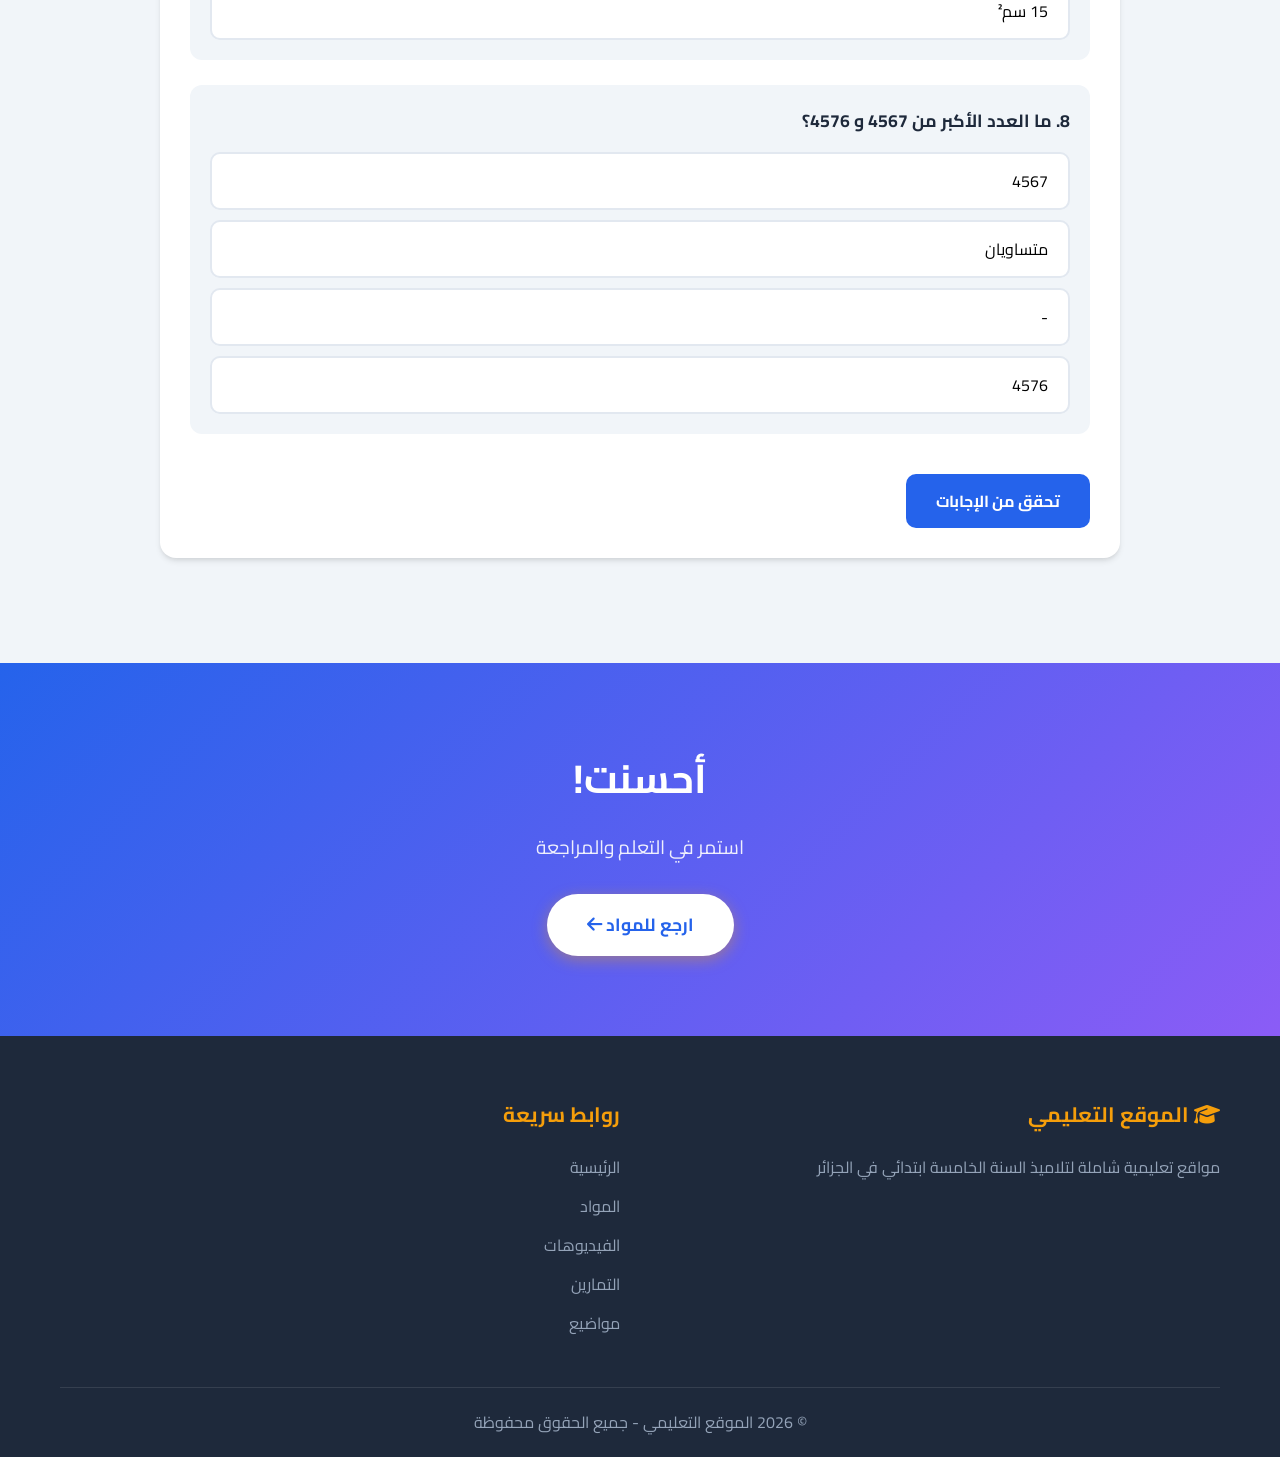
<file: tests.html>
<!DOCTYPE html>
<html lang="ar" dir="rtl">
<head>
    <meta charset="UTF-8">
    <meta name="viewport" content="width=device-width, initial-scale=1.0">
    <title>التمارين التدريبية - السنة الخامسة ابتدائي</title>
    <link rel="stylesheet" href="style.css">
    <link href="https://fonts.googleapis.com/css2?family=Cairo:wght@400;600;700;900&display=swap" rel="stylesheet">
    <link rel="stylesheet" href="https://cdnjs.cloudflare.com/ajax/libs/font-awesome/6.4.0/css/all.min.css">
</head>
<body>
    <nav class="navbar">
        <div class="container">
            <a href="index.html" class="logo">
                <i class="fas fa-graduation-cap"></i>
                الخامسة ابتدائي
            </a>
            <ul class="nav-links">
                <li><a href="index.html"><i class="fas fa-home"></i> الرئيسية</a></li>
                <li><a href="subjects.html"><i class="fas fa-book"></i> المواد</a></li>
                <li><a href="videos.html"><i class="fas fa-video"></i> الفيديوهات</a></li>
                <li><a href="tests.html" class="active"><i class="fas fa-tasks"></i> التمارين</a></li>
                <li><a href="topics.html"><i class="fas fa-file-alt"></i> مواضيع</a></li>
            </ul>
            <button class="menu-toggle" id="menuToggle">
                <i class="fas fa-bars"></i>
            </button>
        </div>
    </nav>

    <header class="page-header" style="background: linear-gradient(135deg, #059669, #047857);">
        <h1><i class="fas fa-file-alt"></i> التمارين التدريبية</h1>
        <p>اختبر معلوماتك في جميع المواد</p>
    </header>

    <div class="tabs">
        <button class="tab-btn active" data-tab="math-test">الرياضيات</button>
        <button class="tab-btn" data-tab="science-test">العلوم</button>
        <button class="tab-btn" data-tab="arabic-test">العربية</button>
        <button class="tab-btn" data-tab="islamic-test">التربية الإسلامية</button>
    </div>

    <!-- تمارين الرياضيات -->
    <div class="content-section active" data-content="math-test">
        <div class="test-section">
            <div class="test-card">
                <h3><i class="fas fa-calculator"></i> تمارين الرياضيات - الفصل الأول</h3>
                
                <div class="question" data-answer="3">
                    <h4>1. ما ناتج 456 + 378؟</h4>
                    <div class="options">
                        <button class="option" data-value="1">734</button>
                        <button class="option" data-value="2">824</button>
                        <button class="option" data-value="3">834</button>
                        <button class="option" data-value="4">844</button>
                    </div>
                </div>

                <div class="question" data-answer="1">
                    <h4>2. ما ناتج 1000 - 457؟</h4>
                    <div class="options">
                        <button class="option" data-value="1">543</button>
                        <button class="option" data-value="2">553</button>
                        <button class="option" data-value="3">563</button>
                        <button class="option" data-value="4">573</button>
                    </div>
                </div>

                <div class="question" data-answer="3">
                    <h4>3. ما ناتج 25 × 12؟</h4>
                    <div class="options">
                        <button class="option" data-value="1">280</button>
                        <button class="option" data-value="2">290</button>
                        <button class="option" data-value="3">300</button>
                        <button class="option" data-value="4">310</button>
                    </div>
                </div>

                <div class="question" data-answer="1">
                    <h4>4. ما ناتج 144 ÷ 12؟</h4>
                    <div class="options">
                        <button class="option" data-value="1">12</button>
                        <button class="option" data-value="2">11</button>
                        <button class="option" data-value="3">13</button>
                        <button class="option" data-value="4">14</button>
                    </div>
                </div>

                <div class="question" data-answer="3">
                    <h4>5. ما الكسر الناتج عن 0.75؟</h4>
                    <div class="options">
                        <button class="option" data-value="1"><sup>1</sup>/<sub>2</sub></button>
                        <button class="option" data-value="2"><sup>2</sup>/<sub>3</sub></button>
                        <button class="option" data-value="3"><sup>3</sup>/<sub>4</sub></button>
                        <button class="option" data-value="4"><sup>4</sup>/<sub>5</sub></button>
                    </div>
                </div>

                <div class="question" data-answer="2">
                    <h4>6. محيط مربع ضلعه 8 سم يساوي:</h4>
                    <div class="options">
                        <button class="option" data-value="1">16 سم</button>
                        <button class="option" data-value="2">32 سم</button>
                        <button class="option" data-value="3">24 سم</button>
                        <button class="option" data-value="4">64 سم</button>
                    </div>
                </div>

                <div class="question" data-answer="1">
                    <h4>7. مساحة مستطيل طوله 10 سم وعرضه 5 سم تساوي:</h4>
                    <div class="options">
                        <button class="option" data-value="1">50 سم²</button>
                        <button class="option" data-value="2">30 سم²</button>
                        <button class="option" data-value="3">25 سم²</button>
                        <button class="option" data-value="4">15 سم²</button>
                    </div>
                </div>

                <div class="question" data-answer="4">
                    <h4>8. ما العدد الأكبر من 4567 و 4576؟</h4>
                    <div class="options">
                        <button class="option" data-value="1">4567</button>
                        <button class="option" data-value="2">متساويان</button>
                        <button class="option" data-value="3">-</button>
                        <button class="option" data-value="4">4576</button>
                    </div>
                </div>

                <button class="check-btn">تحقق من الإجابات</button>
                <div class="score-display">
                    <h3>نتيحتك: 0 / 8</h3>
                </div>
            </div>
        </div>
    </div>

    <!-- تمارين العلوم -->
    <div class="content-section" data-content="science-test">
        <div class="test-section">
            <div class="test-card">
                <h3><i class="fas fa-flask"></i> تمارين العلوم الطبيعية - الفصل الأول</h3>
                
                <div class="question" data-answer="2">
                    <h4>1. ما هو العضو الذي يتحكم في جميع حركات الجسم؟</h4>
                    <div class="options">
                        <button class="option" data-value="1">القلب</button>
                        <button class="option" data-value="2">الدماغ</button>
                        <button class="option" data-value="3">المعدة</button>
                        <button class="option" data-value="4">الرئتان</button>
                    </div>
                </div>

                <div class="question" data-answer="1">
                    <h4>2. كم عدد عظام الهيكل العظمي عند الإنسان؟</h4>
                    <div class="options">
                        <button class="option" data-value="1">206</button>
                        <button class="option" data-value="2">250</button>
                        <button class="option" data-value="3">300</button>
                        <button class="option" data-value="4">150</button>
                    </div>
                </div>

                <div class="question" data-answer="3">
                    <h4>3. أي من التالي يحتوي على البروتينات؟</h4>
                    <div class="options">
                        <button class="option" data-value="1">الخبز</button>
                        <button class="option" data-value="2">الزيت</button>
                        <button class="option" data-value="3">البيض</button>
                        <button class="option" data-value="4">الفواكه</button>
                    </div>
                </div>

                <div class="question" data-answer="4">
                    <h4>4. ما هي العملية التي تصنع بها النباتات غذاءها؟</h4>
                    <div class="options">
                        <button class="option" data-value="1">التنفس</button>
                        <button class="option" data-value="2">النمو</button>
                        <button class="option" data-value="3">التكاثر</button>
                        <button class="option" data-value="4">البناء الضوئي</button>
                    </div>
                </div>

                <div class="question" data-answer="2">
                    <h4>5. أي من التالي حشرة؟</h4>
                    <div class="options">
                        <button class="option" data-value="1">الأسد</button>
                        <button class="option" data-value="2">النحلة</button>
                        <button class="option" data-value="3">السمكة</button>
                        <button class="option" data-value="4">الحوت</button>
                    </div>
                </div>

                <button class="check-btn">تحقق من الإجابات</button>
                <div class="score-display">
                    <h3>نتيحتك: 0 / 5</h3>
                </div>
            </div>
        </div>
    </div>

    <!-- تمارين العربية -->
    <div class="content-section" data-content="arabic-test">
        <div class="test-section">
            <div class="test-card">
                <h3><i class="fas fa-language"></i> تمارين اللغة العربية - الفصل الأول</h3>
                
                <div class="question" data-answer="2">
                    <h4>1. ما الفاعل في جملة: كتب محمد الدرس؟</h4>
                    <div class="options">
                        <button class="option" data-value="1">كتب</button>
                        <button class="option" data-value="2">محمد</button>
                        <button class="option" data-value="3">الدرس</button>
                        <button class="option" data-value="4">-</button>
                    </div>
                </div>

                <div class="question" data-answer="3">
                    <h4>2. ما المفعول به في جملة: قرأت سارة الكتاب؟</h4>
                    <div class="options">
                        <button class="option" data-value="1">قرأت</button>
                        <button class="option" data-value="2">سارة</button>
                        <button class="option" data-value="3">الكتاب</button>
                        <button class="option" data-value="4">-</button>
                    </div>
                </div>

                <div class="question" data-answer="1">
                    <h4>3. ما معنى مثل "من جد وجد"؟</h4>
                    <div class="options">
                        <button class="option" data-value="1">الجدّ يُثمر</button>
                        <button class="option" data-value="2">البحث عن الجد</button>
                        <button class="option" data-value="3">الجد هو الأهم</button>
                        <button class="option" data-value="4">-</button>
                    </div>
                </div>

                <div class="question" data-answer="4">
                    <h4>4. مثال عن التضاد:</h4>
                    <div class="options">
                        <button class="option" data-value="1">جميل / حسن</button>
                        <button class="option" data-value="2">سيئ / قبيح</button>
                        <button class="option" data-value="3">كبير / ضخم</button>
                        <button class="option" data-value="4">كبير / صغير</button>
                    </div>
                </div>

                <button class="check-btn">تحقق من الإجابات</button>
                <div class="score-display">
                    <h3>نتيحتك: 0 / 4</h3>
                </div>
            </div>
        </div>
    </div>

    <!-- تمارين التربية الإسلامية -->
    <div class="content-section" data-content="islamic-test">
        <div class="test-section">
            <div class="test-card">
                <h3><i class="fas fa-mosque"></i> تمارين التربية الإسلامية - الفصل الأول</h3>
                
                <div class="question" data-answer="1">
                    <h4>1. كم عدد سور القرآن الكريم؟</h4>
                    <div class="options">
                        <button class="option" data-value="1">114 سورة</button>
                        <button class="option" data-value="2">100 سورة</button>
                        <button class="option" data-value="3">120 سورة</button>
                        <button class="option" data-value="4">105 سورة</button>
                    </div>
                </div>

                <div class="question" data-answer="3">
                    <h4>2. ما هو الركن الأول من أركان الإيمان؟</h4>
                    <div class="options">
                        <button class="option" data-value="1">الإيمان بالملائكة</button>
                        <button class="option" data-value="2">الإيمان بالكتب</button>
                        <button class="option" data-value="3">الإيمان بالله</button>
                        <button class="option" data-value="4">الإيمان بالرسل</button>
                    </div>
                </div>

                <div class="question" data-answer="2">
                    <h4>3. متى وُلد النبي محمد صلى الله عليه وسلم؟</h4>
                    <div class="options">
                        <button class="option" data-value="1">10 رمضان</button>
                        <button class="option" data-value="2">12 ربيع الأول</button>
                        <button class="option" data-value="3">1 محرم</button>
                        <button class="option" data-value="4">27 رجب</button>
                    </div>
                </div>

                <div class="question" data-answer="4">
                    <h4>4. ما هي الركعة؟</h4>
                    <div class="options">
                        <button class="option" data-value="1">جزء من الصلاة</button>
                        <button class="option" data-value="2">نوع من الطهارة</button>
                        <button class="option" data-value="3">من أركان الإسلام</button>
                        <button class="option" data-value="4">وحدة الصلاة</button>
                    </div>
                </div>

                <button class="check-btn">تحقق من الإجابات</button>
                <div class="score-display">
                    <h3>نتيحتك: 0 / 4</h3>
                </div>
            </div>
        </div>
    </div>

    <section class="cta-section">
        <div class="container">
            <h2>أحسنت!</h2>
            <p>استمر في التعلم والمراجعة</p>
            <a href="subjects.html" class="btn-primary">ارجع للمواد <i class="fas fa-arrow-left"></i></a>
        </div>
    </section>

    <footer>
        <div class="container">
            <div class="footer-content">
                <div class="footer-section">
                    <h3><i class="fas fa-graduation-cap"></i> الموقع التعليمي</h3>
                    <p>مواقع تعليمية شاملة لتلاميذ السنة الخامسة ابتدائي في الجزائر</p>
                </div>
                <div class="footer-section">
                    <h3>روابط سريعة</h3>
                    <ul>
                        <li><a href="index.html">الرئيسية</a></li>
                        <li><a href="subjects.html">المواد</a></li>
                        <li><a href="videos.html">الفيديوهات</a></li>
                        <li><a href="tests.html">التمارين</a></li>
                        <li><a href="topics.html">مواضيع</a></li>
                    </ul>
                </div>
            </div>
            <div class="footer-bottom">
                <p>&copy; 2026 الموقع التعليمي - جميع الحقوق محفوظة</p>
            </div>
        </div>
    </footer>

    <script src="script.js"></script>
</body>
</html>
</file>
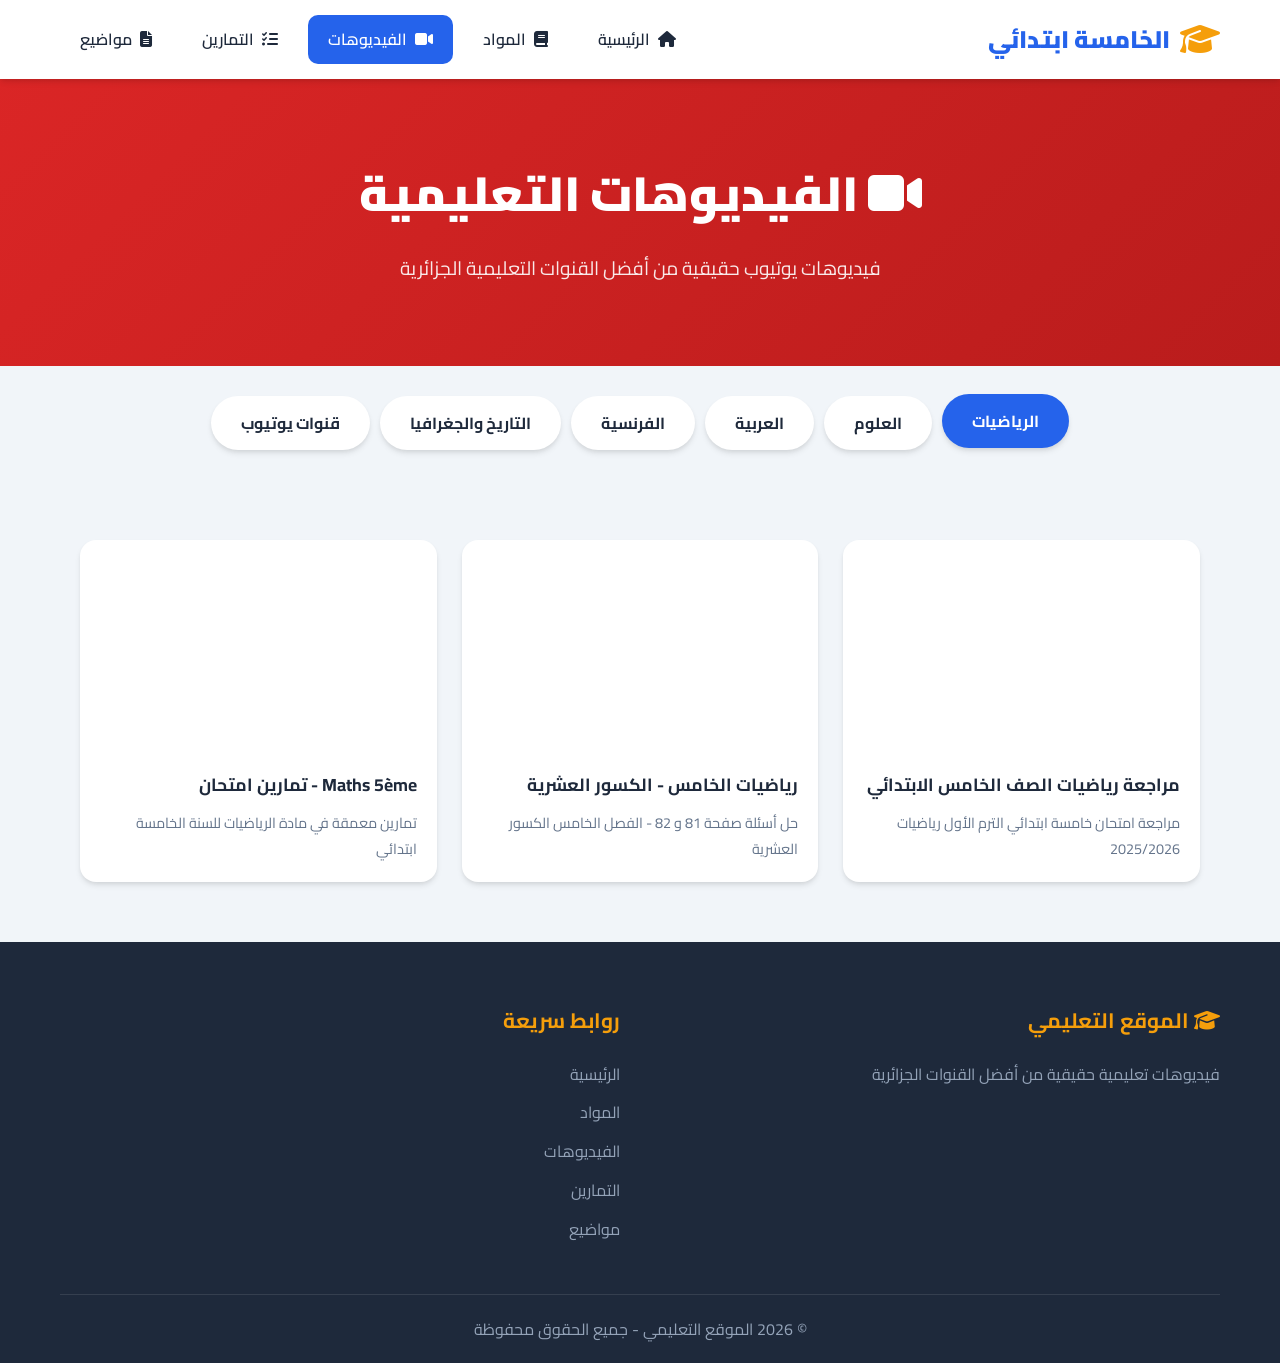
<file: videos.html>
<!DOCTYPE html>
<html lang="ar" dir="rtl">
<head>
    <meta charset="UTF-8">
    <meta name="viewport" content="width=device-width, initial-scale=1.0">
    <title>الفيديوهات التعليمية - السنة الخامسة ابتدائي</title>
    <link rel="stylesheet" href="style.css">
    <link href="https://fonts.googleapis.com/css2?family=Cairo:wght@400;600;700;900&display=swap" rel="stylesheet">
    <link rel="stylesheet" href="https://cdnjs.cloudflare.com/ajax/libs/font-awesome/6.4.0/css/all.min.css">
</head>
<body>
    <nav class="navbar">
        <div class="container">
            <a href="index.html" class="logo">
                <i class="fas fa-graduation-cap"></i>
                الخامسة ابتدائي
            </a>
            <ul class="nav-links">
                <li><a href="index.html"><i class="fas fa-home"></i> الرئيسية</a></li>
                <li><a href="subjects.html"><i class="fas fa-book"></i> المواد</a></li>
                <li><a href="videos.html" class="active"><i class="fas fa-video"></i> الفيديوهات</a></li>
                <li><a href="tests.html"><i class="fas fa-tasks"></i> التمارين</a></li>
                <li><a href="topics.html"><i class="fas fa-file-alt"></i> مواضيع</a></li>
            </ul>
            <button class="menu-toggle" id="menuToggle">
                <i class="fas fa-bars"></i>
            </button>
        </div>
    </nav>

    <header class="page-header" style="background: linear-gradient(135deg, #dc2626, #b91c1c);">
        <h1><i class="fas fa-video"></i> الفيديوهات التعليمية</h1>
        <p>فيديوهات يوتيوب حقيقية من أفضل القنوات التعليمية الجزائرية</p>
    </header>

    <div class="tabs">
        <button class="tab-btn active" data-tab="math-videos">الرياضيات</button>
        <button class="tab-btn" data-tab="science-videos">العلوم</button>
        <button class="tab-btn" data-tab="arabic-videos">العربية</button>
        <button class="tab-btn" data-tab="french-videos">الفرنسية</button>
        <button class="tab-btn" data-tab="history-videos">التاريخ والجغرافيا</button>
        <button class="tab-btn" data-tab="channels">قنوات يوتيوب</button>
    </div>

    <!-- فيديوهات الرياضيات -->
    <div class="content-section active" data-content="math-videos">
        <div class="video-grid">
            <div class="video-card">
                <iframe src="https://www.youtube.com/embed/Go4G1nNcww8" title="مراجعة رياضيات الصف الخامس الابتدائي" allowfullscreen></iframe>
                <div class="video-info">
                    <h3>مراجعة رياضيات الصف الخامس الابتدائي</h3>
                    <p>مراجعة امتحان خامسة ابتدائي الترم الأول رياضيات 2025/2026</p>
                </div>
            </div>
            <div class="video-card">
                <iframe src="https://www.youtube.com/embed/jORgv3kR-Hw" title="رياضيات الخامس الابتدائي" allowfullscreen></iframe>
                <div class="video-info">
                    <h3>رياضيات الخامس - الكسور العشرية</h3>
                    <p>حل أسئلة صفحة 81 و 82 - الفصل الخامس الكسور العشرية</p>
                </div>
            </div>
            <div class="video-card">
                <iframe src="https://www.youtube.com/embed/M_X1NH0Anwc" title="maths 5ème année" allowfullscreen></iframe>
                <div class="video-info">
                    <h3>Maths 5ème - تمارين امتحان</h3>
                    <p>تمارين معمقة في مادة الرياضيات للسنة الخامسة ابتدائي</p>
                </div>
            </div>
        </div>
    </div>

    <!-- فيديوهات العلوم -->
    <div class="content-section" data-content="science-videos">
        <div class="video-grid">
            <div class="video-card">
                <iframe src="https://www.youtube.com/embed/lcAyabG1UQY" title="مراجعة نهائية علوم الصف الخامس الابتدائي" allowfullscreen></iframe>
                <div class="video-info">
                    <h3>مراجعة نهائية علوم الصف الخامس الابتدائي</h3>
                    <p>مراجعة شاملة لامتحان العلوم - الفصل الثاني 2025</p>
                </div>
            </div>
        </div>
    </div>

    <!-- فيديوهات العربية -->
    <div class="content-section" data-content="arabic-videos">
        <div class="video-grid">
            <div class="video-card">
                <iframe src="https://www.youtube.com/embed/jmzZnVkP_SM" title="درس أخلاقيات استخدام الإنترنت - لغة عربية الصف الخامس" allowfullscreen></iframe>
                <div class="video-info">
                    <h3>درس أخلاقيات استخدام الإنترنت</h3>
                    <p>لغة عربية الصف الخامس الابتدائي - الترم الثاني - كتاب الأضواء</p>
                </div>
            </div>
            <div class="video-card">
                <iframe src="https://www.youtube.com/embed/8VCOHfo-adM" title="درس الألف اللينة للصف الخامس" allowfullscreen></iframe>
                <div class="video-info">
                    <h3>درس الألف اللينة للصف الخامس</h3>
                    <p>شرح درس الألف اللينة مع التدريبات - لغة عربية</p>
                </div>
            </div>
        </div>
    </div>

    <!-- فيديوهات الفرنسية -->
    <div class="content-section" data-content="french-videos">
        <div class="video-grid">
            <div class="video-card">
                <iframe src="https://www.youtube.com/embed/M_X1NH0Anwc" title="5ème année française" allowfullscreen></iframe>
                <div class="video-info">
                    <h3>5ème année Primaire - Français</h3>
                    <p>تمارين في اللغة الفرنسية للسنة الخامسة ابتدائي</p>
                </div>
            </div>
        </div>
    </div>

    <!-- فيديوهات التاريخ والجغرافيا -->
    <div class="content-section" data-content="history-videos">
        <div class="video-grid">
            <div class="video-card">
                <iframe src="https://www.youtube.com/embed/P47-vqc7b60" title="اختبار الفصل الثاني تاريخ وجغرافيا السنة الخامسة ابتدائي" allowfullscreen></iframe>
                <div class="video-info">
                    <h3>اختبار الفصل الثاني - التاريخ والجغرافيا</h3>
                    <p>اختبار في مادة التاريخ والجغرافيا للسنة الخامسة ابتدائي</p>
                </div>
            </div>
            <div class="video-card">
                <iframe src="https://www.youtube.com/embed/lfN1G85sxkk" title="اختبار الفصل الاول تاريخ وجغرافيا السنة الخامسة ابتدائي" allowfullscreen></iframe>
                <div class="video-info">
                    <h3>اختبار الفصل الأول - التاريخ والجغرافيا</h3>
                    <p>اختبار في مادة التاريخ والجغرافيا للسنة الخامسة ابتدائي - الفصل الأول</p>
                </div>
            </div>
            <div class="video-card">
                <iframe src="https://www.youtube.com/embed/GiCclquGuFA" title="اختبار الفصل الأول في الجغرافيا للسنة الخامسة ابتدائي" allowfullscreen></iframe>
                <div class="video-info">
                    <h3>اختبار الجغرافيا - الفصل الأول</h3>
                    <p>الموقع الفلكي والجغرافي للجزائر - التموقع - تضاريس الجزائر</p>
                </div>
            </div>
            <div class="video-card">
                <iframe src="https://www.youtube.com/embed/Ll-Qq1k9JwI" title="اختبار التاريخ والجغرافيا للفصل الثاني" allowfullscreen></iframe>
                <div class="video-info">
                    <h3>اختبار التاريخ والجغرافيا - الفصل الثاني</h3>
                    <p>اختبار في مادة التاريخ والجغرافيا للسنة الخامسة ابتدائي</p>
                </div>
            </div>
            <div class="video-card">
                <iframe src="https://www.youtube.com/embed/DX-GgtMTDjY" title="نموذج اختبار في التاريخ والجغرافيا الفصل الأول" allowfullscreen></iframe>
                <div class="video-info">
                    <h3>نموذج اختبار (2) - التاريخ والجغرافيا</h3>
                    <p>اختبار في مادة التاريخ والجغرافيا للسنة الخامسة ابتدائي - الفصل الأول</p>
                </div>
            </div>
        </div>
    </div>

    <!-- قنوات يوتيوب -->
    <div class="content-section" data-content="channels">
        <div style="max-width: 1200px; margin: 0 auto; padding: 20px;">
            <h2 style="margin-bottom: 30px; color: #dc2626; text-align: center;"><i class="fab fa-youtube"></i> أفضل قنوات يوتيوب للسنة الخامسة ابتدائي</h2>
            
            <div class="features-grid">
                <div class="feature-card" style="cursor: pointer;" onclick="window.open('https://www.youtube.com/@sdam_zeroual', '_blank')">
                    <div class="feature-icon" style="background: linear-gradient(135deg, #dc2626, #b91c1c);">
                        <i class="fab fa-youtube"></i>
                    </div>
                    <h3>الأستاذ صدام زرواق</h3>
                    <p>967 فيديو - شرح كتاب الدروس + تمارين كتاب الأنشطة</p>
                    <span style="color: #dc2626; font-weight: bold;">زيارة القناة ←</span>
                </div>

                <div class="feature-card" style="cursor: pointer;" onclick="window.open('https://www.youtube.com/@awwabta3limia', '_blank')">
                    <div class="feature-icon" style="background: linear-gradient(135deg, #8b5cf6, #7c3aed);">
                        <i class="fab fa-youtube"></i>
                    </div>
                    <h3>أواب التعليمية</h3>
                    <p>889 فيديو - أكثر من 55 مليون مشاهدة</p>
                    <span style="color: #8b5cf6; font-weight: bold;">زيارة القناة ←</span>
                </div>

                <div class="feature-card" style="cursor: pointer;" onclick="window.open('https://www.youtube.com/@elmostalahannajeh', '_blank')">
                    <div class="feature-icon" style="background: linear-gradient(135deg, #10b981, #059669);">
                        <i class="fab fa-youtube"></i>
                    </div>
                    <h3>الأستاذ الناجح</h3>
                    <p>361 فيديو - أكثر من 18.8 مليون مشاهدة</p>
                    <span style="color: #10b981; font-weight: bold;">زيارة القناة ←</span>
                </div>

                <div class="feature-card" style="cursor: pointer;" onclick="window.open('https://www.youtube.com/@ta3limcom', '_blank')">
                    <div class="feature-icon" style="background: linear-gradient(135deg, #f59e0b, #d97706);">
                        <i class="fab fa-youtube"></i>
                    </div>
                    <h3>ta3limcom تعليم كوم</h3>
                    <p>196 فيديو - أكثر من 32 مليون مشاهدة</p>
                    <span style="color: #f59e0b; font-weight: bold;">زيارة القناة ←</span>
                </div>

                <div class="feature-card" style="cursor: pointer;" onclick="window.open('https://www.youtube.com/@mohamedferkouki', '_blank')">
                    <div class="feature-icon" style="background: linear-gradient(135deg, #ec4899, #db2777);">
                        <i class="fab fa-youtube"></i>
                    </div>
                    <h3>محمد الفرقوقي</h3>
                    <p>781 فيديو - أكثر من 20.8 مليون مشاهدة</p>
                    <span style="color: #ec4899; font-weight: bold;">زيارة القناة ←</span>
                </div>

                <div class="feature-card" style="cursor: pointer;" onclick="window.open('https://www.youtube.com/@eliascherad', '_blank')">
                    <div class="feature-icon" style="background: linear-gradient(135deg, #06b6d4, #0891b2);">
                        <i class="fab fa-youtube"></i>
                    </div>
                    <h3>المعلّم إلياس شراد</h3>
                    <p>681 فيديو - أكثر من 23.9 مليون مشاهدة</p>
                    <span style="color: #06b6d4; font-weight: bold;">زيارة القناة ←</span>
                </div>

                <div class="feature-card" style="cursor: pointer;" onclick="window.open('https://www.youtube.com/@nedjarnaziha', '_blank')">
                    <div class="feature-icon" style="background: linear-gradient(135deg, #ef4444, #dc2626);">
                        <i class="fab fa-youtube"></i>
                    </div>
                    <h3>NEDJAR NAZIHA - بدون اطالة</h3>
                    <p>126 فيديو - أكثر من 43.5 مليون مشاهدة</p>
                    <span style="color: #ef4444; font-weight: bold;">زيارة القناة ←</span>
                </div>

                <div class="feature-card" style="cursor: pointer;" onclick="window.open('https://www.youtube.com/@eltalmeezelmoutamayyez', '_blank')">
                    <div class="feature-icon" style="background: linear-gradient(135deg, #2563eb, #1d4ed8);">
                        <i class="fab fa-youtube"></i>
                    </div>
                    <h3>التلميذ المتميز</h3>
                    <p>409 فيديو - أكثر من 12.3 مليون مشاهدة</p>
                    <span style="color: #2563eb; font-weight: bold;">زيارة القناة ←</span>
                </div>

                <div class="feature-card" style="cursor: pointer;" onclick="window.open('https://www.youtube.com/@5annee-primaire', '_blank')">
                    <div class="feature-icon" style="background: linear-gradient(135deg, #7c3aed, #6d28d9);">
                        <i class="fab fa-youtube"></i>
                    </div>
                    <h3>القناة الرسمية للسنة 5 ابتدائي</h3>
                    <p>117 فيديو - أكثر من 1.2 مليون مشاهدة</p>
                    <span style="color: #7c3aed; font-weight: bold;">زيارة القناة ←</span>
                </div>

                <div class="feature-card" style="cursor: pointer;" onclick="window.open('https://www.youtube.com/@mferkouki', '_blank')">
                    <div class="feature-icon" style="background: linear-gradient(135deg, #059669, #047857);">
                        <i class="fab fa-youtube"></i>
                    </div>
                    <h3>محمد لعناصري</h3>
                    <p>673 فيديو - أكثر من 18.3 مليون مشاهدة</p>
                    <span style="color: #059669; font-weight: bold;">زيارة القناة ←</span>
                </div>
            </div>

            <h2 style="margin: 40px 0 20px; color: #2563eb; text-align: center;"><i class="fas fa-globe"></i> مواقع تعليمية مفيدة</h2>
            
            <div class="features-grid">
                <div class="feature-card" style="cursor: pointer;" onclick="window.open('https://educationdz.com/primaire/5ap', '_blank')">
                    <div class="feature-icon" style="background: linear-gradient(135deg, #2563eb, #1d4ed8);">
                        <i class="fas fa-globe"></i>
                    </div>
                    <h3>موقع التعليم الجزائري</h3>
                    <p>ملخصات ودروس وفروض لجميع المواد</p>
                    <span style="color: #2563eb; font-weight: bold;">زيارة الموقع ←</span>
                </div>

                <div class="feature-card" style="cursor: pointer;" onclick="window.open('https://www.dzexams.com/ar/5ap', '_blank')">
                    <div class="feature-icon" style="background: linear-gradient(135deg, #10b981, #059669);">
                        <i class="fas fa-file-alt"></i>
                    </div>
                    <h3>DzExams</h3>
                    <p>بنك ضخم من الفروض والاختبارات</p>
                    <span style="color: #10b981; font-weight: bold;">زيارة الموقع ←</span>
                </div>

                <div class="feature-card" style="cursor: pointer;" onclick="window.open('https://www.ency-education.net/5ap', '_blank')">
                    <div class="feature-icon" style="background: linear-gradient(135deg, #8b5cf6, #7c3aed);">
                        <i class="fas fa-book"></i>
                    </div>
                    <h3>Ency Education</h3>
                    <p>تمارين محلولة ومواضيع مقترحة</p>
                    <span style="color: #8b5cf6; font-weight: bold;">زيارة الموقع ←</span>
                </div>

                <div class="feature-card" style="cursor: pointer;" onclick="window.open('https://eddirasa.com/ens-pri/fifth-primary/', '_blank')">
                    <div class="feature-icon" style="background: linear-gradient(135deg, #f59e0b, #d97706);">
                        <i class="fas fa-graduation-cap"></i>
                    </div>
                    <h3>موقع الدراسة</h3>
                    <p>دروس ومذكرات وكتب مدرسية</p>
                    <span style="color: #f59e0b; font-weight: bold;">زيارة الموقع ←</span>
                </div>

                <div class="feature-card" style="cursor: pointer;" onclick="window.open('https://www.alloschool.com/category/fifth-primary', '_blank')">
                    <div class="feature-icon" style="background: linear-gradient(135deg, #ec4899, #db2777);">
                        <i class="fas fa-school"></i>
                    </div>
                    <h3>AlloSchool</h3>
                    <p>دروس وتمارين وفروض مجانية</p>
                    <span style="color: #ec4899; font-weight: bold;">زيارة الموقع ←</span>
                </div>

                <div class="feature-card" style="cursor: pointer;" onclick="window.open('https://www.9rayti.com/doros/primaire', '_blank')">
                    <div class="feature-icon" style="background: linear-gradient(135deg, #06b6d4, #0891b2);">
                        <i class="fas fa-book-reader"></i>
                    </div>
                    <h3>9rayti.com</h3>
                    <p>دروس وتمارين التعليم الإبتدائي</p>
                    <span style="color: #06b6d4; font-weight: bold;">زيارة الموقع ←</span>
                </div>
            </div>
        </div>
    </div>

    <footer>
        <div class="container">
            <div class="footer-content">
                <div class="footer-section">
                    <h3><i class="fas fa-graduation-cap"></i> الموقع التعليمي</h3>
                    <p>فيديوهات تعليمية حقيقية من أفضل القنوات الجزائرية</p>
                </div>
                <div class="footer-section">
                    <h3>روابط سريعة</h3>
                    <ul>
                        <li><a href="index.html">الرئيسية</a></li>
                        <li><a href="subjects.html">المواد</a></li>
                        <li><a href="videos.html">الفيديوهات</a></li>
                        <li><a href="tests.html">التمارين</a></li>
                        <li><a href="topics.html">مواضيع</a></li>
                    </ul>
                </div>
            </div>
            <div class="footer-bottom">
                <p>&copy; 2026 الموقع التعليمي - جميع الحقوق محفوظة</p>
            </div>
        </div>
    </footer>

    <script src="script.js"></script>
</body>
</html>
</file>
<file: style.css>
* {
    margin: 0;
    padding: 0;
    box-sizing: border-box;
}

:root {
    --primary: #2563eb;
    --primary-dark: #1d4ed8;
    --secondary: #10b981;
    --accent: #f59e0b;
    --danger: #ef4444;
    --purple: #8b5cf6;
    --pink: #ec4899;
    --dark: #1e293b;
    --gray: #64748b;
    --light: #f1f5f9;
    --white: #ffffff;
    --shadow: 0 4px 6px -1px rgba(0, 0, 0, 0.1), 0 2px 4px -1px rgba(0, 0, 0, 0.06);
    --shadow-lg: 0 10px 15px -3px rgba(0, 0, 0, 0.1), 0 4px 6px -2px rgba(0, 0, 0, 0.05);
    --radius: 16px;
    --transition: all 0.3s ease;
}

body {
    font-family: 'Cairo', sans-serif;
    background: var(--light);
    color: var(--dark);
    line-height: 1.8;
    overflow-x: hidden;
}

.container {
    max-width: 1200px;
    margin: 0 auto;
    padding: 0 20px;
}

/* Navbar */
.navbar {
    background: var(--white);
    box-shadow: var(--shadow);
    position: fixed;
    width: 100%;
    top: 0;
    z-index: 1000;
    padding: 15px 0;
}

.navbar .container {
    display: flex;
    justify-content: space-between;
    align-items: center;
}

.logo {
    font-size: 1.5rem;
    font-weight: 900;
    color: var(--primary);
    text-decoration: none;
    display: flex;
    align-items: center;
    gap: 10px;
}

.logo i {
    font-size: 2rem;
    color: var(--accent);
}

.nav-links {
    display: flex;
    list-style: none;
    gap: 10px;
}

.nav-links a {
    text-decoration: none;
    color: var(--dark);
    padding: 10px 20px;
    border-radius: 10px;
    transition: var(--transition);
    font-weight: 600;
    display: flex;
    align-items: center;
    gap: 8px;
}

.nav-links a:hover,
.nav-links a.active {
    background: var(--primary);
    color: var(--white);
}

.menu-toggle {
    display: none;
    background: none;
    border: none;
    font-size: 1.5rem;
    color: var(--dark);
    cursor: pointer;
}

/* Hero */
.hero {
    background: linear-gradient(135deg, var(--primary) 0%, var(--primary-dark) 50%, var(--purple) 100%);
    min-height: 100vh;
    display: flex;
    align-items: center;
    justify-content: center;
    text-align: center;
    color: var(--white);
    position: relative;
    overflow: hidden;
    padding-top: 80px;
}

.hero-content {
    z-index: 2;
    padding: 40px 20px;
}

.hero h1 {
    font-size: 3.5rem;
    font-weight: 900;
    margin-bottom: 20px;
    text-shadow: 2px 2px 4px rgba(0, 0, 0, 0.2);
}

.hero h1 i {
    color: var(--accent);
    animation: bounce 2s infinite;
}

@keyframes bounce {
    0%, 100% { transform: translateY(0); }
    50% { transform: translateY(-10px); }
}

.subtitle {
    font-size: 1.5rem;
    margin-bottom: 10px;
    opacity: 0.95;
}

.description {
    font-size: 1.2rem;
    margin-bottom: 30px;
    opacity: 0.9;
}

.btn-primary {
    display: inline-block;
    background: var(--accent);
    color: var(--dark);
    padding: 15px 40px;
    border-radius: 50px;
    text-decoration: none;
    font-weight: 700;
    font-size: 1.1rem;
    transition: var(--transition);
    box-shadow: 0 4px 15px rgba(245, 158, 11, 0.4);
}

.btn-primary:hover {
    transform: translateY(-3px);
    box-shadow: 0 8px 25px rgba(245, 158, 11, 0.5);
}

.hero-shapes .shape {
    position: absolute;
    border-radius: 50%;
    opacity: 0.1;
}

.shape-1 {
    width: 400px;
    height: 400px;
    background: var(--white);
    top: -100px;
    right: -100px;
    animation: float 6s ease-in-out infinite;
}

.shape-2 {
    width: 300px;
    height: 300px;
    background: var(--accent);
    bottom: -50px;
    left: -50px;
    animation: float 8s ease-in-out infinite reverse;
}

.shape-3 {
    width: 200px;
    height: 200px;
    background: var(--secondary);
    top: 50%;
    left: 50%;
    animation: float 7s ease-in-out infinite;
}

@keyframes float {
    0%, 100% { transform: translateY(0) rotate(0deg); }
    50% { transform: translateY(-20px) rotate(10deg); }
}

/* Features */
.features {
    padding: 100px 0;
    background: var(--white);
}

.section-title {
    text-align: center;
    font-size: 2.5rem;
    font-weight: 900;
    margin-bottom: 60px;
    color: var(--dark);
    position: relative;
}

.section-title::after {
    content: '';
    display: block;
    width: 100px;
    height: 5px;
    background: linear-gradient(90deg, var(--primary), var(--accent));
    margin: 15px auto 0;
    border-radius: 10px;
}

.features-grid {
    display: grid;
    grid-template-columns: repeat(auto-fit, minmax(250px, 1fr));
    gap: 30px;
}

.feature-card {
    background: var(--light);
    padding: 40px 30px;
    border-radius: var(--radius);
    text-align: center;
    transition: var(--transition);
    border: 2px solid transparent;
}

.feature-card:hover {
    transform: translateY(-10px);
    border-color: var(--primary);
    box-shadow: var(--shadow-lg);
}

.feature-icon {
    width: 80px;
    height: 80px;
    background: linear-gradient(135deg, var(--primary), var(--purple));
    border-radius: 50%;
    display: flex;
    align-items: center;
    justify-content: center;
    margin: 0 auto 20px;
}

.feature-icon i {
    font-size: 2rem;
    color: var(--white);
}

.feature-card h3 {
    font-size: 1.3rem;
    margin-bottom: 15px;
    color: var(--dark);
}

.feature-card p {
    color: var(--gray);
    font-size: 0.95rem;
}

/* Subjects */
.subjects-preview {
    padding: 100px 0;
}

.subjects-grid {
    display: grid;
    grid-template-columns: repeat(auto-fit, minmax(280px, 1fr));
    gap: 25px;
}

.subject-card {
    background: var(--white);
    padding: 35px 25px;
    border-radius: var(--radius);
    text-decoration: none;
    color: var(--dark);
    transition: var(--transition);
    position: relative;
    overflow: hidden;
    border: 3px solid transparent;
}

.subject-card::before {
    content: '';
    position: absolute;
    top: 0;
    right: 0;
    width: 100%;
    height: 5px;
}

.subject-card.math::before { background: var(--primary); }
.subject-card.science::before { background: var(--secondary); }
.subject-card.arabic::before { background: var(--accent); }
.subject-card.french::before { background: var(--purple); }
.subject-card.history::before { background: var(--danger); }
.subject-card.islamic::before { background: var(--pink); }
.subject-card.civic::before { background: #06b6d4; }

.subject-card:hover {
    transform: translateY(-8px);
    box-shadow: var(--shadow-lg);
}

.subject-card.math:hover { border-color: var(--primary); }
.subject-card.science:hover { border-color: var(--secondary); }
.subject-card.arabic:hover { border-color: var(--accent); }
.subject-card.french:hover { border-color: var(--purple); }
.subject-card.history:hover { border-color: var(--danger); }
.subject-card.islamic:hover { border-color: var(--pink); }
.subject-card.civic:hover { border-color: #06b6d4; }

.subject-card i {
    font-size: 3rem;
    margin-bottom: 15px;
}

.subject-card.math i { color: var(--primary); }
.subject-card.science i { color: var(--secondary); }
.subject-card.arabic i { color: var(--accent); }
.subject-card.french i { color: var(--purple); }
.subject-card.history i { color: var(--danger); }
.subject-card.islamic i { color: var(--pink); }
.subject-card.civic i { color: #06b6d4; }

.subject-card h3 {
    font-size: 1.4rem;
    margin-bottom: 10px;
}

.subject-card p {
    color: var(--gray);
    font-size: 0.9rem;
    margin-bottom: 15px;
}

.subject-count {
    display: inline-block;
    background: var(--light);
    padding: 5px 15px;
    border-radius: 20px;
    font-size: 0.85rem;
    font-weight: 600;
    color: var(--primary);
}

/* CTA Section */
.cta-section {
    background: linear-gradient(135deg, var(--primary), var(--purple));
    padding: 80px 0;
    text-align: center;
    color: var(--white);
}

.cta-section h2 {
    font-size: 2.5rem;
    margin-bottom: 15px;
}

.cta-section p {
    font-size: 1.2rem;
    margin-bottom: 30px;
    opacity: 0.9;
}

.cta-section .btn-primary {
    background: var(--white);
    color: var(--primary);
}

/* Footer */
footer {
    background: var(--dark);
    color: var(--white);
    padding: 60px 0 20px;
}

.footer-content {
    display: grid;
    grid-template-columns: repeat(auto-fit, minmax(250px, 1fr));
    gap: 40px;
    margin-bottom: 40px;
}

.footer-section h3 {
    font-size: 1.3rem;
    margin-bottom: 20px;
    color: var(--accent);
}

.footer-section p {
    color: #94a3b8;
    line-height: 1.8;
}

.footer-section ul {
    list-style: none;
}

.footer-section ul li {
    margin-bottom: 10px;
}

.footer-section ul a {
    color: #94a3b8;
    text-decoration: none;
    transition: var(--transition);
}

.footer-section ul a:hover {
    color: var(--accent);
    padding-right: 10px;
}

.social-links {
    display: flex;
    gap: 15px;
}

.social-links a {
    width: 45px;
    height: 45px;
    background: rgba(255, 255, 255, 0.1);
    border-radius: 50%;
    display: flex;
    align-items: center;
    justify-content: center;
    color: var(--white);
    text-decoration: none;
    transition: var(--transition);
    font-size: 1.2rem;
}

.social-links a:hover {
    background: var(--accent);
    color: var(--dark);
    transform: translateY(-3px);
}

.footer-bottom {
    text-align: center;
    padding-top: 20px;
    border-top: 1px solid rgba(255, 255, 255, 0.1);
    color: #94a3b8;
}

/* Subject Page Styles */
.page-header {
    background: linear-gradient(135deg, var(--primary), var(--purple));
    padding: 150px 0 80px;
    color: var(--white);
    text-align: center;
}

.page-header h1 {
    font-size: 3rem;
    font-weight: 900;
    margin-bottom: 15px;
}

.page-header p {
    font-size: 1.2rem;
    opacity: 0.9;
}

/* Tabs */
.tabs {
    display: flex;
    justify-content: center;
    gap: 10px;
    padding: 30px 20px;
    flex-wrap: wrap;
}

.tab-btn {
    padding: 12px 30px;
    border: none;
    background: var(--white);
    border-radius: 50px;
    font-family: 'Cairo', sans-serif;
    font-size: 1rem;
    font-weight: 700;
    cursor: pointer;
    transition: var(--transition);
    color: var(--dark);
    box-shadow: var(--shadow);
}

.tab-btn:hover,
.tab-btn.active {
    background: var(--primary);
    color: var(--white);
    transform: translateY(-2px);
}

/* Content Sections */
.content-section {
    padding: 40px 20px;
    max-width: 1200px;
    margin: 0 auto;
    display: none;
}

.content-section.active {
    display: block;
}

.lesson-card {
    background: var(--white);
    border-radius: var(--radius);
    padding: 30px;
    margin-bottom: 25px;
    box-shadow: var(--shadow);
    transition: var(--transition);
    border-right: 5px solid var(--primary);
}

.lesson-card:hover {
    transform: translateY(-5px);
    box-shadow: var(--shadow-lg);
}

.lesson-card h3 {
    font-size: 1.4rem;
    color: var(--primary);
    margin-bottom: 15px;
    display: flex;
    align-items: center;
    gap: 10px;
}

.lesson-card h3 i {
    color: var(--accent);
}

.lesson-content {
    color: var(--gray);
    line-height: 2;
}

.lesson-content h4 {
    color: var(--dark);
    font-size: 1.1rem;
    margin: 15px 0 10px;
}

.lesson-content ul {
    padding-right: 25px;
    margin: 10px 0;
}

.lesson-content ul li {
    margin-bottom: 8px;
}

.lesson-content .highlight {
    background: linear-gradient(120deg, rgba(37, 99, 235, 0.1) 0%, rgba(37, 99, 235, 0.1) 100%);
    padding: 15px;
    border-radius: 10px;
    margin: 15px 0;
    border-right: 3px solid var(--primary);
}

/* Video Grid */
.video-grid {
    display: grid;
    grid-template-columns: repeat(auto-fit, minmax(300px, 1fr));
    gap: 25px;
    padding: 20px;
    max-width: 1200px;
    margin: 0 auto;
}

.video-card {
    background: var(--white);
    border-radius: var(--radius);
    overflow: hidden;
    box-shadow: var(--shadow);
    transition: var(--transition);
}

.video-card:hover {
    transform: translateY(-5px);
    box-shadow: var(--shadow-lg);
}

.video-card iframe {
    width: 100%;
    height: 200px;
    border: none;
}

.video-info {
    padding: 20px;
}

.video-info h3 {
    font-size: 1.1rem;
    margin-bottom: 10px;
    color: var(--dark);
}

.video-info p {
    color: var(--gray);
    font-size: 0.9rem;
}

/* Test Styles */
.test-section {
    padding: 40px 20px;
    max-width: 1000px;
    margin: 0 auto;
}

.test-card {
    background: var(--white);
    border-radius: var(--radius);
    padding: 30px;
    margin-bottom: 25px;
    box-shadow: var(--shadow);
}

.test-card h3 {
    font-size: 1.3rem;
    color: var(--primary);
    margin-bottom: 20px;
}

.question {
    margin-bottom: 25px;
    padding: 20px;
    background: var(--light);
    border-radius: 12px;
}

.question h4 {
    font-size: 1.1rem;
    margin-bottom: 15px;
    color: var(--dark);
}

.options {
    display: flex;
    flex-direction: column;
    gap: 10px;
}

.option {
    padding: 12px 20px;
    background: var(--white);
    border: 2px solid #e2e8f0;
    border-radius: 10px;
    cursor: pointer;
    transition: var(--transition);
    font-family: 'Cairo', sans-serif;
    font-size: 1rem;
    text-align: right;
}

.option:hover {
    border-color: var(--primary);
    background: rgba(37, 99, 235, 0.05);
}

.option.correct {
    background: rgba(16, 185, 129, 0.1);
    border-color: var(--secondary);
    color: var(--secondary);
}

.option.wrong {
    background: rgba(239, 68, 68, 0.1);
    border-color: var(--danger);
    color: var(--danger);
}

.check-btn {
    display: inline-block;
    background: var(--primary);
    color: var(--white);
    padding: 12px 30px;
    border: none;
    border-radius: 10px;
    font-family: 'Cairo', sans-serif;
    font-size: 1rem;
    font-weight: 700;
    cursor: pointer;
    transition: var(--transition);
    margin-top: 15px;
}

.check-btn:hover {
    background: var(--primary-dark);
    transform: translateY(-2px);
}

.score-display {
    text-align: center;
    padding: 20px;
    background: linear-gradient(135deg, var(--primary), var(--purple));
    border-radius: var(--radius);
    color: var(--white);
    margin-top: 20px;
    display: none;
}

.score-display h3 {
    font-size: 1.5rem;
    color: var(--white);
}

/* Responsive */
@media (max-width: 768px) {
    .nav-links {
        display: none;
        position: absolute;
        top: 100%;
        right: 0;
        left: 0;
        background: var(--white);
        flex-direction: column;
        padding: 20px;
        box-shadow: var(--shadow-lg);
    }

    .nav-links.active {
        display: flex;
    }

    .menu-toggle {
        display: block;
    }

    .hero h1 {
        font-size: 2rem;
    }

    .subtitle {
        font-size: 1.2rem;
    }

    .section-title {
        font-size: 1.8rem;
    }

    .page-header h1 {
        font-size: 2rem;
    }
}

/* Topic Viewer Modal */
.topic-viewer-modal {
    display: none;
    position: fixed;
    top: 0; left: 0; right: 0; bottom: 0;
    background: rgba(15, 23, 42, 0.95);
    z-index: 1000;
    flex-direction: column;
}
.topic-viewer-modal.open {
    display: flex;
}
.viewer-header {
    background: #0f172a;
    color: white;
    padding: 15px 20px;
    display: flex;
    justify-content: space-between;
    align-items: center;
    border-bottom: 1px solid #1e293b;
}
.viewer-header h3 {
    margin: 0;
}
.viewer-controls {
    display: flex;
    gap: 15px;
    align-items: center;
}
.viewer-controls button {
    background: #1e293b;
    border: 1px solid #334155;
    color: white;
    width: 40px;
    height: 40px;
    border-radius: 5px;
    font-size: 1.1rem;
    cursor: pointer;
    transition: 0.2s;
}
.viewer-controls button:hover {
    background: #38bdf8;
    color: #0f172a;
}
.viewer-controls .close-btn {
    background: #ef4444;
    border-color: #ef4444;
}
.viewer-controls .close-btn:hover {
    background: #dc2626;
    color: white;
}
.zoom-level {
    font-weight: bold;
    min-width: 50px;
    text-align: center;
    direction: ltr; /* keep % on right */
}
.viewer-body {
    flex-grow: 1;
    overflow: auto;
    display: flex;
    justify-content: center;
    align-items: flex-start;
    padding: 20px;
}
.document-container {
    transition: transform 0.2s ease-out;
    transform-origin: top center;
}
.document-container img {
    max-width: 800px;
    width: 100%;
    box-shadow: 0 4px 20px rgba(0,0,0,0.5);
    background: white;
}
.viewer-footer {
    background: #0f172a;
    color: white;
    padding: 15px 30px;
    display: flex;
    justify-content: space-between;
    align-items: center;
    border-top: 1px solid #1e293b;
}
.viewer-footer button {
    background: #38bdf8;
    color: #0f172a;
    border: none;
    padding: 8px 20px;
    border-radius: 20px;
    font-weight: bold;
    cursor: pointer;
    font-family: inherit;
    transition: 0.2s;
}
.viewer-footer button:hover {
    background: #0284c7;
    color: white;
}
.viewer-footer button:disabled {
    background: #334155;
    color: #64748b;
    cursor: not-allowed;
}
.page-indicator {
    font-weight: bold;
    font-size: 1.1rem;
}
</file>
